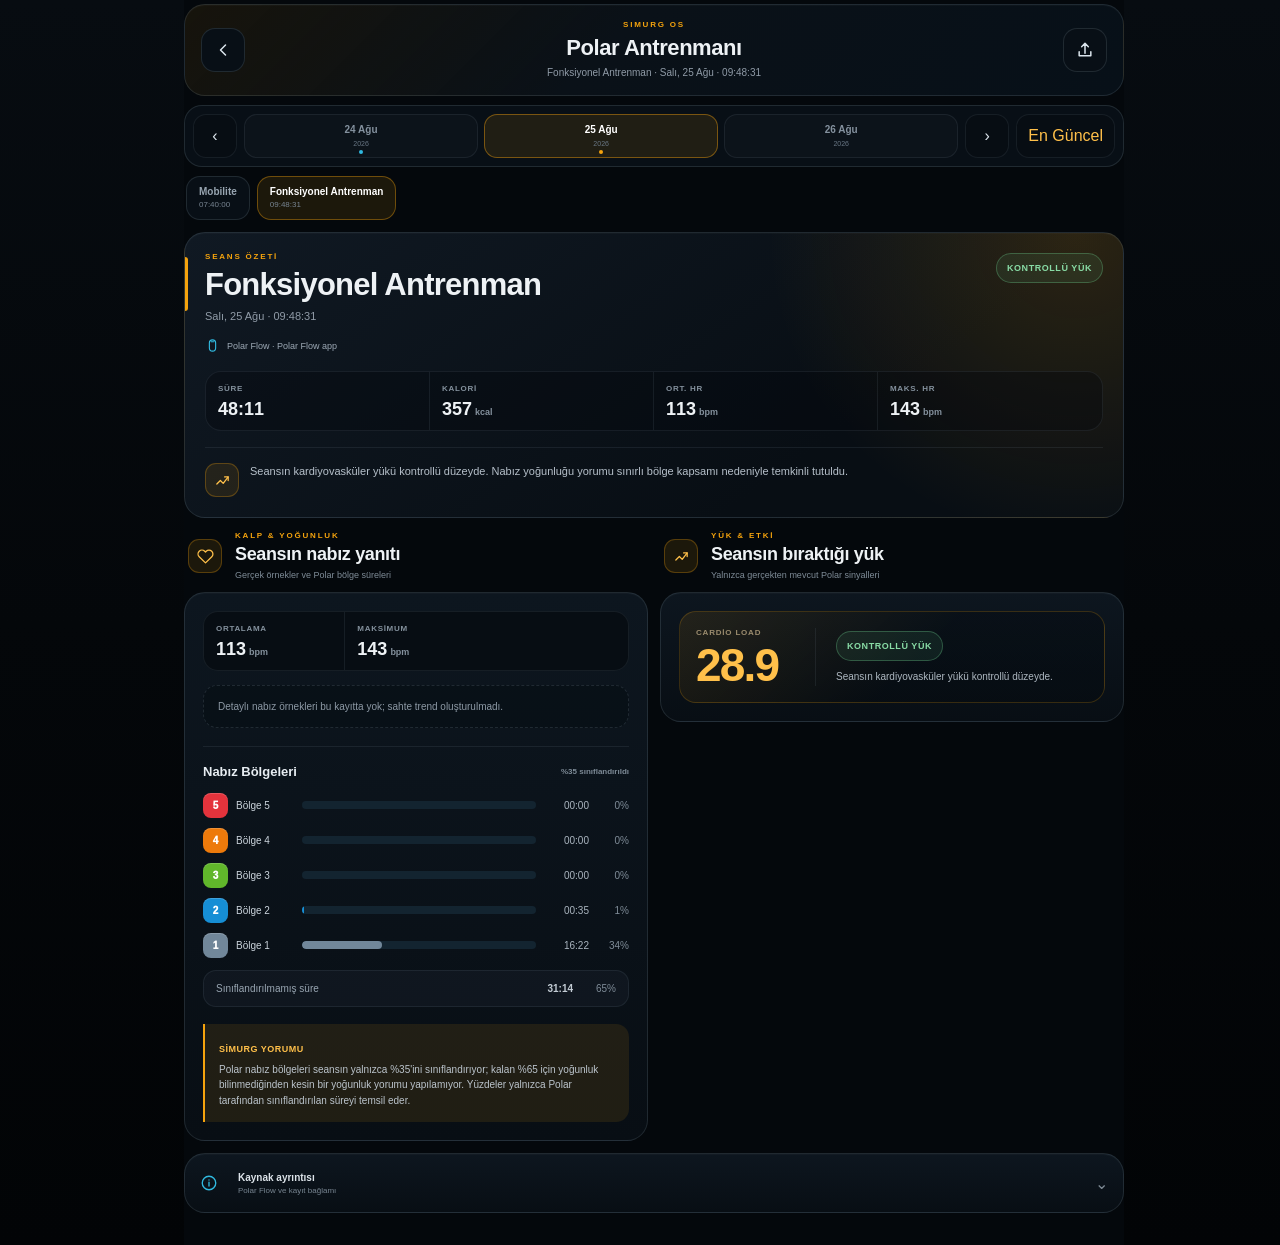
<file: tests/fixtures/polar-workout-visual.html>
<!doctype html>
<html lang="tr">
<head>
  <meta charset="utf-8">
  <meta name="viewport" content="width=device-width,initial-scale=1,viewport-fit=cover">
  <title>Polar Workout Visual Fixture</title>
  <link rel="stylesheet" href="../../polar-workout.css?v=12">
  <link rel="stylesheet" href="../../premium-standard.css?v=38">
  <style>
    html,body{margin:0;min-height:100%;background:#04080c;color:#eef2f5;font-family:Inter,-apple-system,BlinkMacSystemFont,"Segoe UI",sans-serif}
    main{width:100%;max-width:1180px;margin:0 auto;padding:0 14px}
    .section{display:none}.section.active{display:block}
    @media(min-width:901px){body[data-simurg-active-screen="polar-workout"] #polar-workout{display:block!important}}
    #simurgV8Nav{display:none}
    @media(max-width:900px){
      main{height:100dvh;padding:0}
      #simurgV8Nav{position:fixed;z-index:20;display:grid;grid-template-columns:repeat(5,1fr);left:12px;right:12px;bottom:calc(10px + env(safe-area-inset-bottom,0px));height:68px;padding:7px;gap:5px;border:1px solid rgba(255,255,255,.10);border-radius:27px;background:rgba(12,17,24,.95)}
      #simurgV8Nav button{border:0;border-radius:18px;background:transparent;color:#87929e;font-size:10px;font-weight:800}
      #simurgV8Nav button.active{background:rgba(245,163,13,.12);color:#ffc04a}
    }
  </style>
</head>
<body data-simurg-active-screen="polar-workout">
  <main></main>
  <nav id="simurgV8Nav" aria-label="Simurg mobil gezinme">
    <button data-key="home">Ana</button><button data-key="gym">Gym</button><button data-key="logger">Günlük</button><button data-key="training-lab">Lab</button><button data-key="menu">Menü</button>
  </nav>
  <script>
    window.DATA={
      polarWorkouts:{daily:{
        "2026-08-24":[{date:"2026-08-24",polarExerciseId:"visual-a",startTime:"18:10:00",duration:"00:32:08",workoutType:"Koşu",source:"Polar Flow",device:"Polar Pacer Pro",activeCal:286,avgHR:136,maxHR:162,cardioLoad:33.4,cardioLoadInterpretation:"medium",zones:{zone1:"00:08:20",zone2:"00:13:10",zone3:"00:07:42",zone4:"00:02:56",zone5:"00:00:00"},zoneSummary:{easyControlled:"00:21:30",moderate:"00:07:42",high:"00:02:56",unclassifiedTime:"00:00:00"},heartRateSeries:[92,104,119,136,145,152,141,133,128],trainingImpact:{}}],
        "2026-08-25":[
          {date:"2026-08-25",polarExerciseId:"visual-b",startTime:"07:40:00",duration:"00:20:00",workoutType:"Mobilite",source:"Polar Flow",device:"Polar Flow app",activeCal:112,avgHR:96,maxHR:118,cardioLoad:8.2,cardioLoadInterpretation:"low",zones:{zone1:"00:18:12",zone2:"00:01:48",zone3:"00:00:00",zone4:"00:00:00",zone5:"00:00:00"},zoneSummary:{easyControlled:"00:20:00",moderate:"00:00:00",high:"00:00:00",unclassifiedTime:"00:00:00"},trainingImpact:{}},
          {date:"2026-08-25",polarExerciseId:"visual-c",startTime:"09:48:31",duration:"00:48:11",workoutType:"Fonksiyonel Antrenman",source:"Polar Flow",device:"Polar Flow app",activeCal:357,avgHR:113,maxHR:143,cardioLoad:28.9,cardioLoadInterpretation:"medium",muscleLoad:-1,muscleLoadInterpretation:"NOT_AVAILABLE",perceivedLoad:0,perceivedLoadInterpretation:"NOT AVAILABLE",zones:{zone1:"00:16:22",zone2:"00:00:35",zone3:"00:00:00",zone4:"00:00:00",zone5:"00:00:00"},zoneSummary:{easyControlled:"00:16:57",moderate:"00:00:00",high:"00:00:00",unclassifiedTime:"00:31:14"},trainingImpact:{}}
        ]
      },latest:null}
    };
    window.simurgV8Go=function(){};
  </script>
  <script src="../../polar-workout.js?v=16"></script>
  <script type="module" src="../ui-overflow-audit.mjs"></script>
  <script>
    window.addEventListener("DOMContentLoaded",function(){window.simurgOpenPolarWorkoutFor("2026-08-25","visual-c")});
  </script>
</body>
</html>
</file>
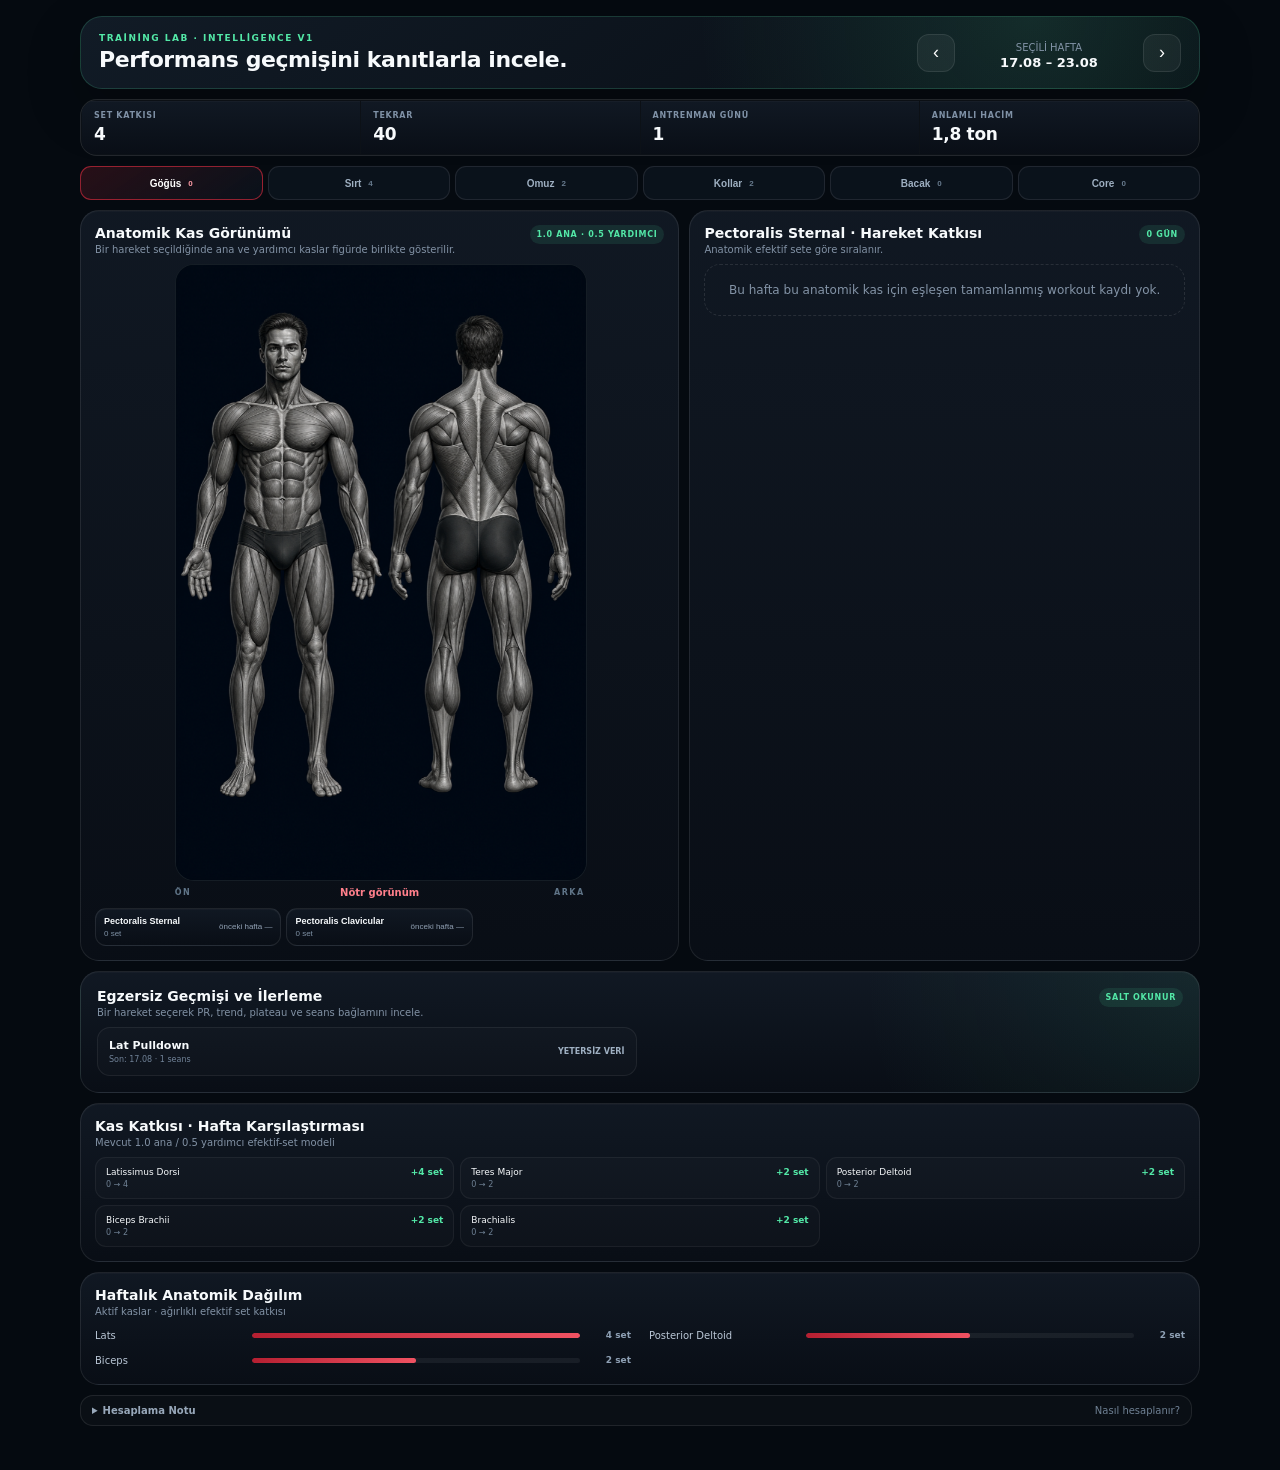
<file: tests/fixtures/training-lab-v34-visual.html>
<!doctype html>
<html lang="tr">
<head>
  <meta charset="utf-8">
  <meta name="viewport" content="width=device-width, initial-scale=1">
  <base href="../../">
  <title>Training Lab v3.5 Visual QA</title>
  <link rel="stylesheet" href="simurg-training-lab.css">
  <style>html,body{margin:0;min-height:100%;background:#050a10;font-family:Inter,system-ui,sans-serif}#training-lab{display:block;padding:16px}</style>
</head>
<body>
  <section id="training-lab"></section>
  <script>
    window.selectedDate='2026-08-17';
    window.DATA={workouts:[
      {date:'2026-08-17',exercise:'Lat Pulldown',exerciseId:'lat_pulldown',sets:4,reps:10,weight:45},
      {date:'2026-08-18',exercise:'Leg Extension',exerciseId:'leg_extension',sets:3,reps:15,weight:35},
      {date:'2026-08-19',exercise:'Incline DB Press',exerciseId:'incline_dumbbell_press',sets:3,reps:10,weight:30},
      {date:'2026-08-19',exercise:'Machine Chest Press',exerciseId:'machine_chest_press',sets:3,reps:10,weight:40},
      {date:'2026-08-19',exercise:'Cable Fly',exerciseId:'cable_fly',sets:3,reps:12,weight:15},
      {date:'2026-08-20',exercise:'Lateral Raise',exerciseId:'dumbbell_lateral_raise',sets:3,reps:12,weight:8},
      {date:'2026-08-21',exercise:'Biceps Curl',exerciseId:'dumbbell_curl',sets:3,reps:12,weight:10},
      {date:'2026-08-21',exercise:'Prone Y Raise',exerciseId:'prone_y_raise',sets:3,reps:12,weight:5},
      {date:'2026-08-21',exercise:'Face Pull',exerciseId:'face_pull',sets:2,reps:15,weight:15}
    ]};
  </script>
  <script src="simurg-exercise-library.js"></script>
  <script src="simurg-exercise-canonicalization.js"></script>
  <script src="simurg-volume-model.js"></script>
  <script src="simurg-muscle-anatomy.js"></script>
  <script src="simurg-training-lab-anatomy-assets.js"></script>
  <script src="simurg-training-lab-anatomy-renderer.js"></script>
  <script src="simurg-training-lab-analysis.js"></script>
  <script src="simurg-training-lab-ui.js"></script>
  <script>SimurgTrainingLabUI.render();</script>
</body>
</html>
</file>
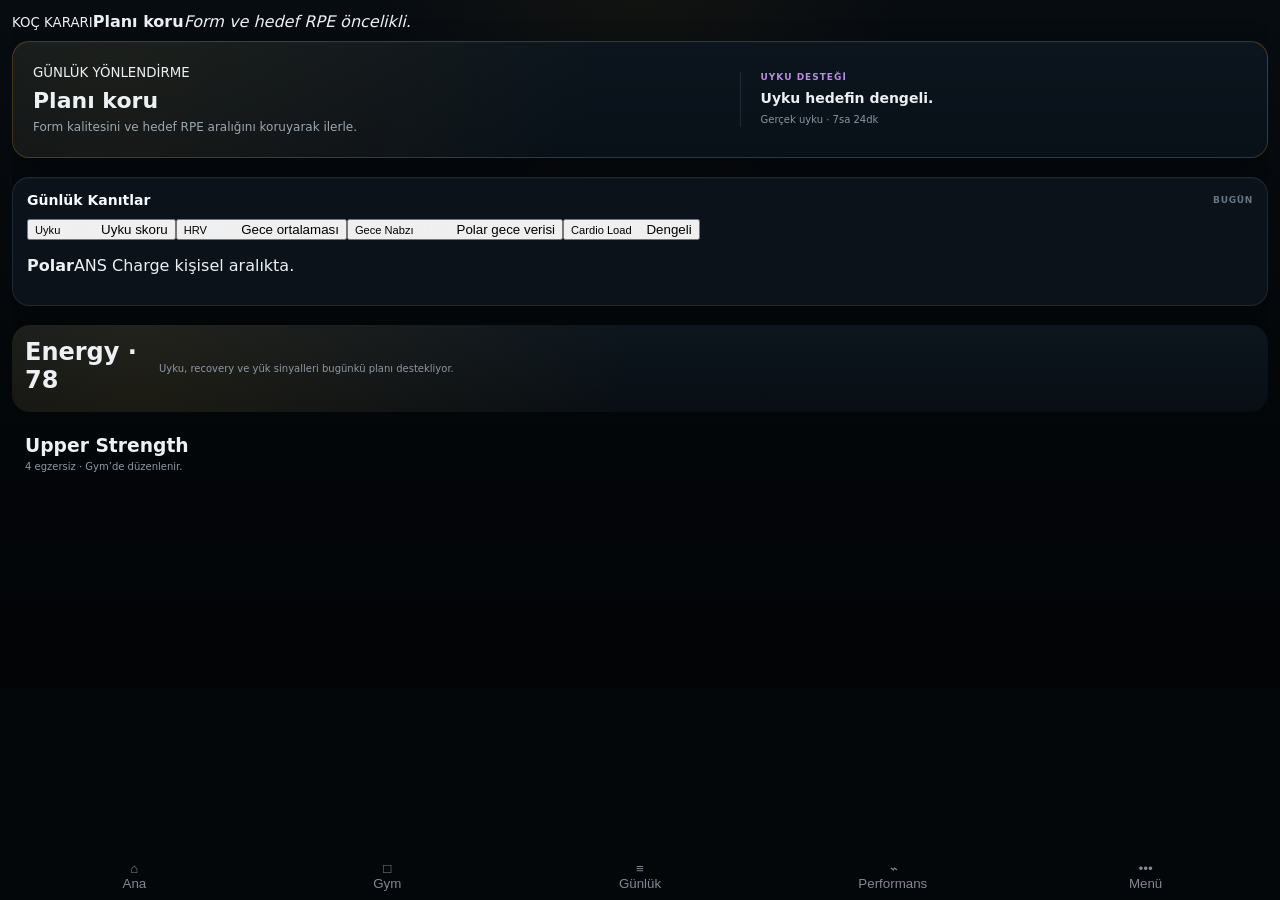
<file: tests/fixtures/unified-premium-mobile-visual.html>
<!doctype html>
<html lang="tr">
<head>
  <meta charset="utf-8">
  <meta name="viewport" content="width=device-width,initial-scale=1">
  <title>Unified Premium Mobile Visual Fixture</title>
  <link rel="stylesheet" href="../../premium-standard.css?v=41">
  <link rel="stylesheet" href="../../mobile-ia-premium.css?v=12">
  <link rel="stylesheet" href="../../simurg-mobile-weekly.css?v=3">
  <link rel="stylesheet" href="../../simurg-mobile-system.css?v=5">
  <style>
    *{box-sizing:border-box}html,body{margin:0;min-height:100%;background:#05080c;color:#f2f4f6;font-family:Inter,system-ui,sans-serif}body{overflow-x:hidden}
    main{width:100%;max-width:430px;margin:0 auto;padding:12px 12px 100px}.section{display:block!important;width:100%;min-width:0}.topbar{margin-bottom:10px}.topbar h1{margin:0}.gp-card,.group,.panel{border:1px solid rgba(166,180,194,.13);background:#0b1219}.fixture-stack{display:grid;gap:10px}.gp-card-head{display:flex;justify-content:space-between;align-items:center}.gp-card-head h2{margin:0;font-size:15px}.gp-card-head span{color:#687582;font-size:9px}#home .gp-home-pane.active{display:grid!important;gap:10px}.gp-daily-guidance{display:grid;grid-template-columns:1fr 120px;gap:10px}.gp-guidance-action h2{margin:4px 0;font-size:16px}.gp-guidance-action p,.gp-guidance-sleep span{margin:0;color:#8d98a4;font-size:10px;line-height:1.4}.gp-guidance-sleep{border-left:1px solid rgba(166,180,194,.13);padding-left:10px}.gp-guidance-sleep small,.gp-guidance-sleep b{display:block;font-size:9px}.gp-energy-card,.gp-workout-summary{padding:13px;border-radius:18px}.gp-energy-card h2,.gp-workout-summary h3{margin:0 0 5px}.gp-energy-card p,.gp-workout-summary p{margin:0;color:#8d98a4;font-size:10px}.layout{display:flex;flex-direction:column}.right{display:grid;gap:8px}.panel{padding:11px;border-radius:18px}.bottomStats{display:grid;grid-template-columns:repeat(3,1fr)}.stat{text-align:center}.weekStrip{display:flex;gap:6px;overflow-x:auto}.dateBtn{color:#f2f4f6}.exerciseGrid{display:grid}.setTable{border-collapse:collapse}.setTable th,.setTable td{text-align:center;border-bottom:1px solid rgba(166,180,194,.1)}.emptyState{padding:20px;border:1px dashed rgba(166,180,194,.2);border-radius:18px;color:#8d98a4}.mwShell{width:100%}#simurgV8Nav{position:fixed;z-index:20;display:grid;grid-template-columns:repeat(5,1fr);left:8px;right:8px;bottom:8px}#simurgV8Nav button{display:grid;place-items:center;border:0;background:transparent;color:#7f8995}#simurgV8Nav button i{display:block}
  </style>
</head>
<body><main id="fixture"></main><nav id="simurgV8Nav" class="ps-key-home"><button data-key="home" class="active"><i>⌂</i>Ana</button><button data-key="gym"><i>□</i>Gym</button><button data-key="logger"><i>≡</i>Günlük</button><button data-key="training-lab"><i>⌁</i>Performans</button><button data-key="menu"><i>•••</i>Menü</button></nav>
<script>
  const query=new URLSearchParams(location.search),screen=query.get('screen')||'home';
  const dates=['03.09.26','04.09.26','05.09.26','06.09.26'];
  const dateStrip='<div class="weekStrip">'+dates.map((d,i)=>'<button class="dateBtn '+(i===0?'active':'')+'"><div class="d">'+d+'</div><div class="day">'+['Perşembe','Cuma','Cumartesi','Pazar'][i]+'</div></button>').join('')+'</div>';
  const weekControls='<div class="controls"><button class="weekBtn">← Önceki Hafta</button><div class="ctrl" id="weekLabel">31.08 — 06.09 2026</div><button class="weekBtn">Sonraki Hafta →</button><button class="weekBtn">Bugüne Git</button><button class="ctrl">Dışa Aktar</button></div>';
  const exercise=(name,open=false)=>'<div class="exerciseCard '+(open?'isJournalOpen':'')+'"><button class="mjExerciseToggle" aria-expanded="'+open+'"><span class="mjExerciseIdentity"><b>'+name+'</b><small>Toplam ağırlık · Hacim ×2</small></span><span class="mjExerciseNumbers"><strong>4 set</strong><em>36 tekrar</em></span><i class="mjExerciseChevron">›</i></button><div class="mjExerciseBody"><div class="exTop"><div class="exerciseIdentity"><div class="exName">'+name+'</div><span class="loadProfileTag">Toplam ağırlık</span></div></div><table class="setTable"><thead><tr><th>SET</th><th>TEKRAR</th><th>KİLO</th></tr></thead><tbody><tr><td>1</td><td>10</td><td>80</td></tr><tr><td>2</td><td>10</td><td>82,5</td></tr><tr><td>3</td><td>8</td><td>85</td></tr><tr><td>4</td><td>8</td><td>85</td></tr></tbody></table></div></div>';
  const home='<section id="home" class="section active gp-home"><div class="gp-home-pane active"><section class="sci-home-insight good"><small>KOÇ KARARI</small><b>Planı koru</b><em>Form ve hedef RPE öncelikli.</em></section><section class="gp-card gp-daily-guidance"><div class="gp-guidance-action"><small>GÜNLÜK YÖNLENDİRME</small><h2>Planı koru</h2><p>Form kalitesini ve hedef RPE aralığını koruyarak ilerle.</p></div><div class="gp-guidance-sleep"><small>UYKU DESTEĞİ</small><b>Uyku hedefin dengeli.</b><span>Gerçek uyku · 7sa 24dk</span></div></section><section class="gp-card gp-daily-evidence"><div class="gp-card-head"><h2>Günlük Kanıtlar</h2><span>Bugün</span></div><div class="gp-evidence-strip"><button class="gp-evidence-item sleep"><small>Uyku</small><b>82<em>/100</em></b><span>Uyku skoru</span></button><button class="gp-evidence-item hrv"><small>HRV</small><b>63<em>ms</em></b><span>Gece ortalaması</span></button><button class="gp-evidence-item heart"><small>Gece Nabzı</small><b>51<em>bpm</em></b><span>Polar gece verisi</span></button><button class="gp-evidence-item load"><small>Cardio Load</small><b>42</b><span>Dengeli</span></button></div><p class="gp-polar-context"><b>Polar</b><span>ANS Charge kişisel aralıkta.</span></p></section><section class="gp-energy-card"><h2>Energy · 78</h2><p>Uyku, recovery ve yük sinyalleri bugünkü planı destekliyor.</p></section><section class="gp-workout-summary"><h3>Upper Strength</h3><p>4 egzersiz · Gym’de düzenlenir.</p></section></div></section>';
  const daily='<section id="workout" class="section active gp-logger-refined miaJournalDashboard"><div class="topbar"><div class="title"><h1>Antrenman Günlüğü</h1></div>'+weekControls+'</div>'+dateStrip+'<div class="layout"><div><div class="bottomStats"><div class="stat">SET<br><b>12</b></div><div class="stat">TEKRAR<br><b>104</b></div><div class="stat">HACİM<br><b>8.640</b></div></div><div id="workoutGroups"><div class="group"><div class="groupHead"><div><span class="groupTitle">GÖĞÜS</span><span class="groupMeta">6.420 kg hacim</span></div><div class="groupPill">8 set</div></div><div class="exerciseGrid">'+exercise('Incline Dumbbell Bench Press — Kontrollü Eksantrik',true)+exercise('Cable Fly')+'</div></div></div></div><div class="right"><div class="panel"><h3>Kas grubu dağılımı</h3></div></div></div></section>';
  const empty='<section id="workout" class="section active gp-logger-refined miaJournalDashboard miaJournalEmpty"><div class="topbar"><div class="title"><h1>Antrenman Günlüğü</h1></div>'+weekControls+'</div>'+dateStrip+'<div class="layout"><div><div id="workoutGroups"><div class="emptyState"><b>03.09.26 için kayıt yok.</b><br>Bu gün dinlenme veya boş gün olarak kalıyor.</div></div></div><div class="right"><div class="panel miaCompactEmpty"><h3>Performans özeti</h3><p class="miaJournalEmptyNote">Seçili gün için performans özeti yok.</p></div></div></div></section>';
  function weekly(completed){const status=completed?'Tamamlanmış hafta · önceki tamamlanmış hafta':'Hafta devam ediyor — haftalık karşılaştırma Pazar sonunda tamamlanacak.';return '<section id="weekly" class="section active mwMobileWeekly"><div id="weeklyReport"><div class="mwShell"><header class="mwHeader"><div><small>'+(completed?'GEÇMİŞ HAFTA':'BU HAFTA')+'</small><h1>Haftalık Özet</h1></div><div class="mwWeekNav"><button>‹</button><strong>31 Ağu – 6 Eyl 2026</strong><button '+(completed?'':'disabled')+'>›</button></div></header><section class="mwHero"><small>BU HAFTANIN ÖZETİ</small><h2>'+(completed?'Hafta tamamlandı':'Hafta ilerliyor')+'</h2><p>'+(completed?'Gym hacmin geçen haftaya göre %8 arttı.':'Şu ana kadar 3 antrenman günü ve 3 seans kaydedildi.')+'</p><span class="mwHeroStatus '+(completed?'':'active')+'">'+status+'</span></section><section class="mwPrimaryGrid"><article class="mwPrimary days current"><small>Antrenman günü</small><strong>3</strong><span>3 seans</span></article><article class="mwPrimary duration current"><small>Toplam süre</small><strong>2sa 35dk</strong><span>3/3 seans</span></article><article class="mwPrimary volume current"><small>Gym hacmi</small><strong>18,4</strong><span>ton · 3 Gym</span></article></section><section class="mwRhythm"><header><div><small>7 GÜNLÜK RİTİM</small><h2>Antrenman ve yük</h2></div><span>Mevcut günlük kayıtlar</span></header><div class="mwRhythmPlot">'+['Pzt','Sal','Çar','Per','Cum','Cmt','Paz'].map((d,i)=>'<div class="mwRhythmDay '+(i===0||i===2||i===4?'training':i>4&&!completed?'missing':'neutral')+'"><div><i style="height:'+(i===0?65:i===2?90:i===4?48:8)+'%"></i></div><b>'+d+'</b><span>'+(31+i)+'</span></div>').join('')+'</div></section><section class="mwSection"><header><small>KUVVET</small><h2>Kuvvet özeti</h2></header><div class="mwMetricGrid"><article class="mwMetric"><small>Toplam set</small><b>42</b></article><article class="mwMetric"><small>Ort. seans RPE</small><b>7,6</b></article></div></section><section class="mwSection"><header><small>POLAR</small><h2>Haftalık vücut sinyalleri</h2></header><div class="mwMetricGrid"><article class="mwMetric"><small>HRV</small><b>62 <i>ms</i></b><em>5 gece</em></article><article class="mwMetric"><small>Gerçek uyku</small><b>7sa 18dk</b><em>5 gece</em></article></div></section></div></div></section>'}
  document.getElementById('fixture').innerHTML=screen==='daily'?daily:screen==='empty'?empty:screen==='weekly-active'?weekly(false):screen==='weekly-complete'?weekly(true):home;
</script></body></html>
</file>
<file: polar-workout.css>
:root{--pw-bg:var(--hf-bg,#04080c);--pw-surface:var(--hf-surface,#0b131b);--pw-field:var(--hf-field,#070d13);--pw-line:var(--hf-line,rgba(158,177,194,.16));--pw-line-soft:rgba(158,177,194,.10);--pw-amber:var(--hf-amber,#f5a30d);--pw-amber-soft:rgba(245,163,13,.10);--pw-cyan:var(--hf-cyan,#30b9df);--pw-green:var(--hf-green,#67c486);--pw-text:var(--hf-text,#eef2f5);--pw-muted:var(--hf-muted,#909ba7)}
#polar-workout{box-sizing:border-box!important;width:100%;max-width:940px!important;margin:0 auto;padding:0 0 122px;color:var(--pw-text);overflow-x:hidden!important;background:var(--pw-bg)}
body[data-simurg-active-screen="polar-workout"] #polar-workout{display:block!important}
#polar-workout *{box-sizing:border-box;min-width:0}
#polar-workout button{font:inherit;-webkit-tap-highlight-color:transparent}
.pw-icon{width:20px;height:20px;display:block;fill:none;stroke:currentColor;stroke-width:1.8;stroke-linecap:round;stroke-linejoin:round}
.pw-shell{width:100%;background:transparent}
.pw-header{padding:16px;border:1px solid var(--pw-line);border-radius:21px;background:linear-gradient(135deg,rgba(245,163,13,.08),#0a1118 45%,#071018);box-shadow:inset 0 1px 0 rgba(255,255,255,.025)}
.pw-head-row{display:grid;grid-template-columns:44px minmax(0,1fr) 44px;align-items:center;gap:12px}
.pw-head-icon{width:44px;height:44px;display:grid;place-items:center;border:1px solid var(--pw-line);border-radius:14px;background:#080f16;color:#dce6ee;cursor:pointer}
.pw-head-icon:hover{border-color:rgba(245,163,13,.38);color:#ffc04a}
.pw-head-copy{text-align:center}
.pw-brand,.pw-kicker{display:block;color:var(--pw-amber);font-size:8px;line-height:1;letter-spacing:1.8px;font-weight:900}
.pw-head-copy h1{margin:7px 0 0!important;color:var(--pw-text)!important;font-size:22px!important;line-height:1.08!important;letter-spacing:-.45px!important}
.pw-subtitle{margin-top:6px;color:var(--pw-muted);font-size:10px;line-height:1.3;white-space:nowrap;overflow:hidden;text-overflow:ellipsis}
.pw-date-nav{display:grid;grid-template-columns:44px minmax(0,1fr) 44px auto;align-items:center;gap:7px;margin-top:9px;padding:8px;border:1px solid var(--pw-line);border-radius:18px;background:#080f16}
.pw-date-nav>button{height:44px;border:1px solid var(--pw-line-soft);border-radius:13px;background:var(--pw-field);color:#dce5ed;font-size:21px;font-weight:800;cursor:pointer}
.pw-date-nav>button:disabled{opacity:.28;cursor:default}
.pw-date-nav .pw-date-latest{padding:0 11px;color:#ffc04a;font-size:9px;font-weight:850;white-space:nowrap}
.pw-date-chips{display:grid;grid-template-columns:repeat(3,minmax(0,1fr));gap:6px}
.pw-date-chip{position:relative;height:44px;padding:6px 4px;border:1px solid var(--pw-line-soft);border-radius:13px;background:rgba(255,255,255,.018);color:#84919e;cursor:pointer}
.pw-date-chip b{display:block;font-size:10px;line-height:1.05;white-space:nowrap;overflow:hidden;text-overflow:ellipsis}
.pw-date-chip small{display:block;margin-top:4px;color:#687684;font-size:7px}
.pw-date-chip.has-workout:after{content:"";position:absolute;left:50%;bottom:3px;width:4px;height:4px;border-radius:50%;background:var(--pw-cyan);transform:translateX(-50%)}
.pw-date-chip.active{border-color:rgba(245,163,13,.42);background:var(--pw-amber-soft);color:#fff}
.pw-date-chip.active:after{background:var(--pw-amber)}
.pw-workout-picker{display:flex;gap:7px;padding:9px 2px 0;overflow-x:auto;scrollbar-width:none}
.pw-workout-picker::-webkit-scrollbar{display:none}
.pw-workout-picker button{flex:0 0 auto;min-height:44px;max-width:220px;padding:8px 12px;border:1px solid var(--pw-line);border-radius:14px;background:#080f16;color:#98a5b1;text-align:left;cursor:pointer}
.pw-workout-picker button.active{border-color:rgba(245,163,13,.38);background:var(--pw-amber-soft);color:#fff}
.pw-workout-picker b{display:block;font-size:10px;white-space:nowrap;overflow:hidden;text-overflow:ellipsis}
.pw-workout-picker span{display:block;margin-top:3px;color:#778491;font-size:8px}
.pw-content{display:grid;gap:12px;padding-top:12px}
.pw-card,.pw-provenance{margin:0;border:1px solid var(--pw-line);border-radius:21px;background:linear-gradient(180deg,#0d161f,#080e14);box-shadow:inset 0 1px 0 rgba(255,255,255,.025)}
.pw-session-hero{position:relative;padding:20px;overflow:hidden;background:radial-gradient(circle at 95% 0,rgba(245,163,13,.15),transparent 33%),linear-gradient(145deg,#101923,#080e14 70%)}
.pw-session-hero:before{content:"";position:absolute;left:0;top:24px;width:3px;height:54px;border-radius:0 4px 4px 0;background:var(--pw-amber)}
.pw-hero-top{display:flex;align-items:flex-start;justify-content:space-between;gap:14px}
.pw-hero-top h1{margin:8px 0 0!important;color:var(--pw-text)!important;font-size:clamp(22px,4vw,31px)!important;line-height:1.06!important;letter-spacing:-.75px!important}
.pw-hero-top p{margin:7px 0 0;color:var(--pw-muted);font-size:11px;line-height:1.4}
.pw-status{display:inline-flex;align-items:center;justify-content:center;min-height:30px;padding:6px 10px;border:1px solid var(--pw-line);border-radius:999px;background:rgba(145,160,175,.08);color:#bac4ce;font-size:9px;font-weight:900;letter-spacing:.55px;white-space:nowrap;text-transform:uppercase}
.pw-status.green{border-color:rgba(103,196,134,.34);background:rgba(103,196,134,.10);color:#88dba5}
.pw-status.amber{border-color:rgba(245,163,13,.38);background:var(--pw-amber-soft);color:#ffc04a}
.pw-source-badge{display:flex;align-items:center;gap:7px;width:max-content;max-width:100%;margin-top:14px;color:#9da9b5;font-size:9px}
.pw-source-badge .pw-icon{width:15px;height:15px;color:var(--pw-cyan)}
.pw-source-badge span{white-space:nowrap;overflow:hidden;text-overflow:ellipsis}
.pw-metrics{display:grid;grid-template-columns:repeat(4,minmax(0,1fr));margin-top:18px;border:1px solid var(--pw-line-soft);border-radius:16px;background:rgba(3,8,12,.35);overflow:hidden}
.pw-metric{padding:12px;border-right:1px solid var(--pw-line-soft)}
.pw-metric:last-child{border-right:0}
.pw-metric small{display:block;color:#84919d;font-size:8px;font-weight:750;letter-spacing:.7px;text-transform:uppercase;white-space:nowrap;overflow:hidden;text-overflow:ellipsis}
.pw-metric b{display:block;margin-top:7px;color:var(--pw-text);font-size:18px;line-height:1;white-space:nowrap;overflow:hidden;text-overflow:ellipsis}
.pw-metric em{margin-left:3px;color:#84919d;font-size:9px;font-style:normal;font-weight:700}
.pw-session-read{display:grid;grid-template-columns:34px minmax(0,1fr);align-items:start;gap:11px;margin-top:16px;padding-top:15px;border-top:1px solid var(--pw-line-soft)}
.pw-read-icon,.pw-section-icon{display:grid;place-items:center;width:34px;height:34px;border:1px solid rgba(245,163,13,.28);border-radius:11px;background:var(--pw-amber-soft);color:#ffc04a}
.pw-read-icon .pw-icon,.pw-section-icon .pw-icon{width:17px;height:17px}
.pw-session-read p{margin:0;color:#b6c0ca;font-size:11px;line-height:1.58}
.pw-section{display:grid;gap:9px}
.pw-section-head{display:grid;grid-template-columns:36px minmax(0,1fr);align-items:center;gap:11px;padding:2px 4px}
.pw-section-head h2{margin:5px 0 0!important;color:var(--pw-text)!important;font-size:18px!important;line-height:1.1!important;letter-spacing:-.35px!important}
.pw-section-head p{margin:4px 0 0;color:#7f8c98;font-size:9px;line-height:1.35}
.pw-heart-card,.pw-load-card{padding:18px}
.pw-hr-metrics{display:grid;grid-template-columns:repeat(3,minmax(0,1fr));border:1px solid var(--pw-line-soft);border-radius:15px;background:var(--pw-field);overflow:hidden}
.pw-subsection{margin-top:18px;padding-top:17px;border-top:1px solid var(--pw-line-soft)}
.pw-subsection>h3,.pw-subsection-title h3{margin:0!important;color:#e7edf2!important;font-size:13px!important;line-height:1.2!important}
.pw-subsection-title{display:flex;align-items:center;justify-content:space-between;gap:10px;margin-bottom:13px}
.pw-subsection-title span{color:#7f8c98;font-size:8px;font-weight:800;white-space:nowrap}
.pw-chart-box{height:150px;margin-top:12px;border:1px solid var(--pw-line-soft);border-radius:14px;background:#060c11;overflow:hidden}
.pw-chart-box svg{display:block;width:100%;height:100%}
.pw-chart-grid{stroke:rgba(145,171,190,.16);stroke-width:1;stroke-dasharray:3 3}
.pw-chart-line{fill:none;stroke:#ef5360;stroke-width:2;stroke-linecap:round;stroke-linejoin:round}
.pw-chart-label{fill:#778592;font-size:9px}
.pw-inline-missing{margin-top:14px;padding:13px 14px;border:1px dashed var(--pw-line);border-radius:14px;background:rgba(3,8,12,.28);color:#8d99a5;font-size:10px;line-height:1.5}
.pw-zone-list{display:grid;gap:10px}
.pw-zone-row{display:grid;grid-template-columns:25px 58px minmax(48px,1fr) 45px 32px;align-items:center;gap:8px;color:#cbd4dc;font-size:10px}
.pw-zone-badge{height:25px;display:grid;place-items:center;border-radius:8px;color:#fff;font-size:10px;font-weight:950;box-shadow:inset 0 1px 0 rgba(255,255,255,.18)}
.pw-zone-track{height:8px;border-radius:999px;background:#132430;overflow:hidden}
.pw-zone-track i{display:block;height:100%;border-radius:inherit}
.pw-zone-time,.pw-zone-pct{text-align:right;color:#aab5bf;font-variant-numeric:tabular-nums}
.pw-zone-pct{color:#7f8c98}
.pw-unclassified{display:grid;grid-template-columns:minmax(0,1fr) auto 34px;align-items:center;gap:9px;margin-top:12px;padding:12px;border:1px solid var(--pw-line-soft);border-radius:13px;background:rgba(99,121,141,.07);color:#99a6b2;font-size:10px}
.pw-unclassified b,.pw-unclassified em{text-align:right;color:#c3ccd4;font-style:normal;font-variant-numeric:tabular-nums}
.pw-unclassified em{color:#7f8c98}
.pw-evidence-note{margin-top:17px;padding:14px;border-left:2px solid var(--pw-amber);border-radius:0 13px 13px 0;background:var(--pw-amber-soft)}
.pw-evidence-note b{color:#ffc04a;font-size:9px;letter-spacing:.5px;text-transform:uppercase}
.pw-evidence-note p{margin:6px 0 0;color:#bcc5cd;font-size:10px;line-height:1.55}
.pw-load-feature{display:grid;grid-template-columns:120px minmax(0,1fr);align-items:center;gap:20px;padding:16px;border:1px solid rgba(245,163,13,.20);border-radius:17px;background:linear-gradient(135deg,rgba(245,163,13,.10),rgba(3,8,12,.30) 55%)}
.pw-load-feature>div:first-child{padding-right:18px;border-right:1px solid var(--pw-line-soft)}
.pw-load-feature small{display:block;color:#9b8c6e;font-size:8px;font-weight:850;letter-spacing:.8px;text-transform:uppercase}
.pw-load-feature b{display:block;margin-top:8px;color:#ffc04a;font-size:46px;line-height:.9;letter-spacing:-1.8px}
.pw-load-feature p{margin:8px 0 0;color:#aeb8c1;font-size:10px;line-height:1.5}
.pw-load-tiles{display:grid;grid-template-columns:repeat(2,minmax(0,1fr));gap:9px;margin-top:10px}
.pw-load-tile{padding:14px;border:1px solid var(--pw-line-soft);border-radius:15px;background:var(--pw-field)}
.pw-load-tile small{display:block;color:#87939f;font-size:8px;font-weight:800;text-transform:uppercase}
.pw-load-tile b{display:block;margin-top:7px;color:var(--pw-text);font-size:24px;line-height:1}
.pw-load-tile span{display:block;margin-top:6px;color:#9faab4;font-size:9px}
.pw-rpe-compact{display:grid;grid-template-columns:minmax(0,1fr) auto auto;align-items:center;gap:9px;margin-top:10px;padding:13px 14px;border:1px solid var(--pw-line-soft);border-radius:15px;background:var(--pw-field)}
.pw-rpe-compact span{color:#a4afb9;font-size:10px}.pw-rpe-compact b{font-size:20px}.pw-rpe-compact em{color:#7f8b96;font-size:11px;font-style:normal}.pw-rpe-compact small{color:#8b98a3;font-size:9px;text-align:right}
.pw-impact-detail{display:grid;gap:0;margin-top:10px;border:1px solid var(--pw-line-soft);border-radius:15px;background:var(--pw-field);overflow:hidden}
.pw-impact-detail>div{display:grid;grid-template-columns:minmax(0,1fr) minmax(90px,45%);gap:12px;align-items:center;padding:12px 14px;border-bottom:1px solid var(--pw-line-soft)}
.pw-impact-detail>div:last-child{border-bottom:0}.pw-impact-detail span{color:#9ba7b2;font-size:9px}.pw-impact-detail b{color:#dbe3e9;font-size:9px;line-height:1.35;text-align:right;overflow-wrap:anywhere}
.pw-fuel-stats{display:grid;grid-template-columns:repeat(3,minmax(0,1fr));margin-top:11px;border:1px solid var(--pw-line-soft);border-radius:14px;background:var(--pw-field);overflow:hidden}
.pw-fuel-stat{padding:12px 7px;text-align:center;border-right:1px solid var(--pw-line-soft)}.pw-fuel-stat:last-child{border-right:0}
.pw-fuel-stat b{display:block;font-size:17px}.pw-fuel-stat small{display:block;margin-top:5px;color:#8e9aa5;font-size:8px}.pw-fuel-stat.carb b{color:#f0a241}.pw-fuel-stat.protein b{color:#5bbcdf}.pw-fuel-stat.fat b{color:#d7bd55}
.pw-provenance{overflow:hidden}
.pw-provenance summary{display:grid;grid-template-columns:28px minmax(0,1fr) auto;align-items:center;gap:10px;min-height:58px;padding:11px 15px;color:#aeb8c1;cursor:pointer;list-style:none}
.pw-provenance summary::-webkit-details-marker{display:none}.pw-provenance summary .pw-icon{width:18px;height:18px;color:var(--pw-cyan)}
.pw-provenance summary b{display:block;color:#dce3e9;font-size:10px}.pw-provenance summary small{display:block;margin-top:3px;color:#788591;font-size:8px}.pw-provenance summary i{font-style:normal;color:#7f8b96;transition:transform .18s ease}.pw-provenance[open] summary i{transform:rotate(180deg)}
.pw-provenance-grid{display:grid;grid-template-columns:repeat(2,minmax(0,1fr));gap:8px;padding:0 15px 13px}
.pw-provenance-grid>div{padding:10px;border:1px solid var(--pw-line-soft);border-radius:12px;background:var(--pw-field)}
.pw-provenance-grid small{display:block;color:#76838f;font-size:7px;text-transform:uppercase}.pw-provenance-grid b{display:block;margin-top:5px;color:#b8c2ca;font-size:9px;line-height:1.35;overflow-wrap:anywhere}
.pw-provenance>p{margin:0;padding:0 15px 15px;color:#77838e;font-size:8px;line-height:1.5}
.pw-empty{padding:34px 22px;text-align:center;border:1px solid var(--pw-line);border-radius:21px;background:linear-gradient(180deg,#0d161f,#080e14)}
.pw-empty-mark{width:52px;height:52px;display:grid;place-items:center;margin:0 auto 14px;border:1px solid rgba(245,163,13,.28);border-radius:16px;background:var(--pw-amber-soft);color:#ffc04a;font-size:22px}
.pw-empty h2{margin:0!important;color:var(--pw-text)!important;font-size:17px!important}.pw-empty p{margin:8px 0 0;color:var(--pw-muted);font-size:10px;line-height:1.5}
@media(min-width:901px){#polar-workout{padding-bottom:32px}.pw-content{grid-template-columns:repeat(2,minmax(0,1fr));align-items:start}.pw-session-hero,.pw-provenance{grid-column:1/-1}.pw-header{margin-top:4px}}
@media(max-width:900px){#polar-workout{height:100%!important;min-height:0!important;padding-bottom:calc(104px + env(safe-area-inset-bottom,0px))!important;overflow-x:hidden!important;overflow-y:auto!important;-webkit-overflow-scrolling:touch!important;overscroll-behavior-y:contain!important}#polar-workout .pw-shell{min-height:calc(100dvh - 88px)}.pw-header{border-radius:0;border-left:0;border-right:0;border-top:0}.pw-date-nav{margin:9px 10px 0}.pw-workout-picker{padding-left:10px;padding-right:10px}.pw-content{padding:10px 10px 0}}
@media(max-width:520px){.pw-session-hero,.pw-heart-card,.pw-load-card{padding:15px}.pw-hero-top{display:grid}.pw-status{justify-self:start}.pw-metrics{grid-template-columns:repeat(2,minmax(0,1fr))}.pw-metric{border-bottom:1px solid var(--pw-line-soft)}.pw-metric:nth-child(2n){border-right:0}.pw-metric:nth-last-child(-n+2){border-bottom:0}.pw-load-feature{grid-template-columns:96px minmax(0,1fr);gap:14px;padding:14px}.pw-load-feature>div:first-child{padding-right:13px}.pw-load-feature b{font-size:39px}}
@media(max-width:370px){.pw-header{padding:13px 10px}.pw-head-row{grid-template-columns:42px minmax(0,1fr) 42px;gap:7px}.pw-head-icon{width:42px;height:42px}.pw-head-copy h1{font-size:19px!important}.pw-date-nav{grid-template-columns:40px minmax(0,1fr) 40px auto;gap:5px;padding:6px}.pw-date-nav>button{height:42px}.pw-date-nav .pw-date-latest{padding:0 7px;font-size:8px}.pw-date-chips{gap:4px}.pw-date-chip{height:42px;padding-left:2px;padding-right:2px}.pw-date-chip b{font-size:9px}.pw-zone-row{grid-template-columns:23px 48px minmax(35px,1fr) 39px 28px;gap:5px;font-size:9px}.pw-load-feature{grid-template-columns:82px minmax(0,1fr);gap:11px;padding:12px}.pw-load-feature b{font-size:34px}.pw-load-feature p{font-size:9px}.pw-provenance-grid{grid-template-columns:1fr}}
@media(prefers-reduced-motion:reduce){.pw-provenance summary i{transition:none}}
</file>
<file: premium-standard.css>
:root{
  --hz-bg:#04070a;
  --hz-bg-raised:#070c11;
  --hz-surface:#0a1118;
  --hz-surface-2:#0d161e;
  --hz-field:#080e14;
  --hz-line:rgba(166,180,194,.15);
  --hz-line-strong:rgba(166,180,194,.24);
  --hz-text:#eef1f4;
  --hz-muted:#8e99a5;
  --hz-muted-2:#68737e;
  --hz-amber:#f5a30d;
  --hz-amber-soft:rgba(245,163,13,.10);
  --hz-cyan:#30b9df;
  --hz-cyan-soft:rgba(48,185,223,.10);
  --hz-purple:#9b6be8;
  --hz-green:#67c486;
  --hz-red:#d85f68;
  --gp-bg:var(--hz-bg);
  --gp-card:var(--hz-surface);
  --gp-card2:var(--hz-field);
  --gp-line:var(--hz-line);
  --gp-line-strong:rgba(245,163,13,.30);
  --gp-blue:var(--hz-amber);
  --gp-blue2:var(--hz-amber);
  --gp-text:var(--hz-text);
  --gp-muted:var(--hz-muted);
  --gp-good:var(--hz-green);
  --gp-warn:var(--hz-amber);
  --gp-danger:var(--hz-red);
}

#home.gp-home .gp-guidance-source-status{display:none!important}
@media(min-width:901px){
  #home.gp-home .gp-daily-guidance{display:grid!important;grid-template-columns:minmax(0,1.15fr) minmax(220px,.85fr)!important;align-items:center!important;gap:20px!important;min-width:0!important;padding:20px!important;border-color:rgba(245,163,13,.24)!important;background:radial-gradient(circle at 8% 20%,rgba(245,163,13,.07),transparent 42%),linear-gradient(180deg,#0c151d,#081018)!important}
  #home.gp-home .gp-guidance-action,#home.gp-home .gp-guidance-sleep{min-width:0!important;overflow-wrap:anywhere!important}
  #home.gp-home .gp-guidance-action h2{margin:7px 0 6px!important;font-size:22px!important;line-height:1.15!important}
  #home.gp-home .gp-guidance-action p{max-width:62ch!important;margin:0!important;color:#9ca7b1!important;font-size:12px!important;line-height:1.45!important}
  #home.gp-home .gp-guidance-sleep{padding-left:20px!important;border-left:1px solid var(--hz-line)!important}
  #home.gp-home .gp-guidance-sleep small,#home.gp-home .gp-guidance-sleep b,#home.gp-home .gp-guidance-sleep span{display:block!important;overflow-wrap:anywhere!important}
  #home.gp-home .gp-guidance-sleep small{color:#b98be3!important;font-size:9px!important;font-weight:850!important;letter-spacing:1px!important}
  #home.gp-home .gp-guidance-sleep b{margin-top:7px!important;color:#eceff2!important;font-size:14px!important;line-height:1.35!important}
  #home.gp-home .gp-guidance-sleep span{margin-top:5px!important;color:#8995a1!important;font-size:10px!important}
}
@media(min-width:901px) and (max-width:1100px){
  #home.gp-home .gp-daily-guidance{grid-template-columns:minmax(0,1fr)!important;gap:14px!important}
  #home.gp-home .gp-guidance-sleep{padding:14px 0 0!important;border-top:1px solid var(--hz-line)!important;border-left:0!important}
}

@media(min-width:901px){
  /* The desktop workspace has its own Polar workout renderer. */
  body[data-simurg-active-screen="polar-workout"] #polar-workout,
  #polar-workout{display:none!important}
}

html,body{background:var(--hz-bg)!important;color:var(--gp-text);overflow-x:hidden!important}
body{background:radial-gradient(circle at 50% -10%,rgba(245,163,13,.055),transparent 28%),linear-gradient(180deg,var(--hz-bg-raised),var(--hz-bg) 50%,#020406)!important}
main,.app,.section{max-width:100vw!important}
main>.section:not(#polar-workout){color:var(--gp-text)}
aside .nav button[onclick*="'recovery'"]{display:none!important}

/* The approved Polar Workout dashboard is deliberately excluded. */
main>.section:not(#polar-workout) :is(.card,.panel,.group,.metricCard,.trendPanel,.coachInsight,.weeklyPremiumCard,.programIntelPremium,.programIntelDelta,.monthlyReviewCard,.monthlyBestProgress,.dailyMiniCard,.gymCard,.gymExerciseCard,.psLoggerHero,.psLoggerInsight,.polarBridgeCard,.polarBridgeHero,.polarBridgeMetric,.polarBridgeSignalCard,.polarBridgeCoachCard,.psPolarHero,.psPolarCard){
  background:radial-gradient(circle at 100% 0%,rgba(245,163,13,.035),transparent 34%),linear-gradient(180deg,var(--hz-surface-2),var(--hz-field))!important;
  border:1px solid var(--gp-line)!important;
  box-shadow:0 15px 36px rgba(0,0,0,.24),inset 0 1px 0 rgba(255,255,255,.025)!important;
  color:var(--gp-text)!important;
}
main>.section:not(#polar-workout) :is(.card,.panel,.group,.weeklyPremiumCard,.programIntelPremium,.programIntelDelta,.monthlyReviewCard,.monthlyBestProgress,.dailyMiniCard,.gymCard,.gymExerciseCard){border-radius:18px!important}
main>.section:not(#polar-workout) :is(h1,h2,h3,b,strong){color:var(--gp-text)}
main>.section:not(#polar-workout) :is(.sub,p,small,span){overflow-wrap:break-word}
main>.section:not(#polar-workout) .sub{color:var(--gp-muted)!important}
main>.section:not(#polar-workout) .topbar{padding:8px 2px 13px!important;margin:0!important}
main>.section:not(#polar-workout) .topbar h1{font-size:24px!important;letter-spacing:-.55px!important}
main>.section:not(#polar-workout):not(#polar) .titleIcon{background:var(--hz-amber-soft)!important;border-color:rgba(245,163,13,.28)!important;box-shadow:none!important;color:#ffc04a!important}
main>.section:not(#polar-workout):not(#polar) :is(.btn,.weekBtn,.ctrl){border:1px solid rgba(245,163,13,.22)!important;background:var(--hz-amber-soft)!important;color:#ffc04a!important;box-shadow:none!important}
main>.section:not(#polar-workout):not(#polar) :is(.btn,.weekBtn,.ctrl):not(.danger):hover{border-color:rgba(245,163,13,.45)!important}
main>#polar .titleIcon{background:var(--hz-cyan-soft)!important;border-color:rgba(48,185,223,.28)!important;color:#70d8f1!important;box-shadow:none!important}
main>#polar :is(.btn,.weekBtn,.ctrl){border:1px solid rgba(48,185,223,.24)!important;background:var(--hz-cyan-soft)!important;color:#70d8f1!important;box-shadow:none!important}
main>.section:not(#polar-workout) .btn.danger{background:rgba(227,58,70,.15)!important;border-color:rgba(227,58,70,.38)!important;color:#ffc4ca!important}
main>.section:not(#polar-workout) :is(input,select,textarea){background:var(--hz-field)!important;border:1px solid var(--hz-line)!important;color:var(--hz-text)!important;border-radius:13px!important;box-shadow:inset 0 1px 8px rgba(0,0,0,.22)!important}
main>.section:not(#polar-workout):not(#polar) :is(input,select,textarea):focus{outline:0!important;border-color:rgba(245,163,13,.50)!important;box-shadow:0 0 0 3px rgba(245,163,13,.08)!important}
main>#polar :is(input,select,textarea):focus{outline:0!important;border-color:rgba(48,185,223,.52)!important;box-shadow:0 0 0 3px rgba(48,185,223,.08)!important}

/* Home / Ana */
#home.gp-home{width:100%;max-width:760px;margin:0 auto;padding:0 0 104px!important;overflow-x:hidden!important}
.gp-home-shell{width:100%;border-radius:28px;overflow:hidden;background:linear-gradient(180deg,var(--hz-surface-2),var(--hz-bg));border:1px solid var(--hz-line);box-shadow:0 24px 68px rgba(0,0,0,.38)}
.gp-home-head{display:flex;align-items:center;gap:12px;padding:17px 15px 13px}
.gp-home-icon{width:43px;height:43px;flex:0 0 43px;border-radius:14px;padding:7px;background:var(--hz-surface);border:1px solid rgba(245,163,13,.24);box-shadow:0 0 20px rgba(245,163,13,.08);object-fit:contain}
.gp-home-title small{display:block;color:var(--gp-blue);font-size:8px;font-weight:950;letter-spacing:1.8px;margin-bottom:5px}
.gp-home-title h1{margin:0!important;color:#fff!important;font-size:23px!important;line-height:1.04!important;letter-spacing:-.55px!important}
.gp-home-title p{margin:5px 0 0;color:#8fa1b3;font-size:10px}
.gp-home-tabs{display:grid;grid-template-columns:repeat(4,1fr);padding:0 9px;border-top:1px solid rgba(255,255,255,.03);border-bottom:1px solid rgba(255,255,255,.07);background:rgba(2,10,17,.82)}
.gp-home-tab{position:relative;border:0;background:transparent;color:#8393a5;padding:13px 2px 12px;font-size:9.5px;font-weight:900;cursor:pointer}
.gp-home-tab.active{color:#fff}.gp-home-tab.active:after{content:"";position:absolute;left:5px;right:5px;bottom:-1px;height:2px;border-radius:999px;background:var(--hz-amber);box-shadow:0 0 11px rgba(245,163,13,.48)}
.gp-home-content{padding:10px}
.gp-home-pane{display:none;animation:gpFade .16s ease}.gp-home-pane.active{display:block}
@keyframes gpFade{from{opacity:.45;transform:translateY(4px)}to{opacity:1;transform:none}}
.gp-card{margin:0 0 9px;padding:14px;border-radius:17px;border:1px solid var(--hz-line);background:linear-gradient(180deg,var(--hz-surface-2),var(--hz-field));box-shadow:0 15px 36px rgba(0,0,0,.23),inset 0 1px 0 rgba(255,255,255,.025);overflow:hidden}
.gp-energy-card{display:grid;grid-template-columns:120px minmax(0,1fr);align-items:center;gap:14px;border-color:rgba(245,163,13,.25);background:radial-gradient(circle at 10% 15%,rgba(245,163,13,.09),transparent 44%),linear-gradient(180deg,var(--hz-surface-2),var(--hz-field))}
.gp-energy-score{padding-right:14px;border-right:1px solid var(--hz-line)}.gp-energy-score>b{display:block;margin:5px 0 2px;color:#ffc04a;font-size:38px;line-height:.9}.gp-energy-score>strong{display:block;font-size:11px}.gp-energy-score>span{display:block;margin-top:5px;color:var(--hz-muted);font-size:8px}
.gp-energy-copy{min-width:0}.gp-energy-copy>p{margin:0;color:#b5c0cb;font-size:10px;line-height:1.45}.gp-energy-contributors{display:grid;grid-template-columns:repeat(3,minmax(0,1fr));gap:6px;margin-top:10px}.gp-energy-contributors>span{padding:7px 5px;border:1px solid var(--hz-line);border-radius:10px;background:var(--hz-field);color:var(--hz-muted);font-size:8px;text-align:center}.gp-energy-contributors b{display:block;margin-top:2px;font-size:12px}.gp-energy-card.low .gp-energy-score>b{color:#ec7a83}
.gp-card-head{display:flex;align-items:flex-start;justify-content:space-between;gap:10px;margin-bottom:11px}.gp-card-head h2{margin:0!important;font-size:14px!important;color:#f8fbff!important}.gp-card-head span{color:var(--gp-blue);font-size:9px;font-weight:900;text-transform:uppercase;letter-spacing:.7px}
.gp-ring-grid{display:grid;grid-template-columns:repeat(3,1fr);gap:8px}
.gp-ring-card{padding:11px 6px 10px;border-radius:16px;border:1px solid var(--hz-line);background:var(--hz-surface);text-align:center}
.gp-ring{--gp-value:0%;width:74px;height:74px;border-radius:50%;padding:4px;margin:0 auto 8px;background:conic-gradient(var(--gp-ring-color,var(--gp-blue)) 0 var(--gp-value),rgba(106,140,163,.17) var(--gp-value) 100%);filter:drop-shadow(0 0 7px rgba(245,163,13,.08))}
.gp-ring>div{height:100%;border-radius:50%;background:var(--hz-field);display:flex;align-items:center;justify-content:center;flex-direction:column;border:1px solid var(--hz-line)}
.gp-ring b{font-size:20px!important;line-height:1;color:#fff}.gp-ring small{font-size:7px;color:#8fa1b3;margin-top:4px;text-transform:uppercase;letter-spacing:.5px}
.gp-ring-card>small{display:block;color:#9aabba;font-size:8px;text-transform:uppercase;letter-spacing:.6px}
.gp-ring-card>span{display:block;margin-top:4px;color:#8da0b2;font-size:7px;line-height:1.15}.gp-ring-card.partial .gp-ring{filter:drop-shadow(0 0 8px rgba(100,116,139,.18))}
.gp-duo{display:grid;grid-template-columns:1fr 1fr;gap:9px}
.gp-plan h3,.gp-activity h3{font-size:18px!important;margin:4px 0 7px!important;line-height:1.16!important;overflow-wrap:anywhere}.gp-plan p,.gp-activity p{margin:0;color:#aebbc8;font-size:10.5px;line-height:1.45}
.gp-activity-detail{display:block;width:100%;font:inherit;text-align:left;color:inherit}.gp-activity-detail.tappable{appearance:none;cursor:pointer}.gp-activity-detail.tappable:active{transform:translateY(1px)}.gp-activity-detail p+p{margin-top:3px}.gp-activity-detail>span{display:block;margin-top:7px;color:var(--hz-muted);font-size:9px;font-weight:850;line-height:1.3}.gp-activity-detail.polar-source>span{color:var(--hz-cyan)}
.gp-kicker{display:block;color:var(--gp-blue)!important;font-size:8px!important;font-weight:950!important;letter-spacing:1px!important;text-transform:uppercase!important}
.gp-metric-grid{display:grid;grid-template-columns:repeat(3,1fr);gap:8px}
.gp-metric{border:1px solid var(--hz-line);border-radius:14px;background:var(--hz-field);padding:11px 9px;min-height:66px}
.gp-metric small{display:block;color:#8798aa;font-size:7.5px;text-transform:uppercase;letter-spacing:.55px}.gp-metric b{display:block;color:#fff;font-size:18px;margin-top:6px;line-height:1.05;overflow-wrap:anywhere}.gp-metric b em{font-size:8px;color:#91a2b4;font-style:normal;margin-left:2px}
.gp-metric-text b{font-size:13px;line-height:1.22;display:-webkit-box;-webkit-box-orient:vertical;-webkit-line-clamp:2;overflow:hidden}
.gp-hero-row{display:grid;grid-template-columns:116px 1fr;gap:12px;align-items:center}.gp-hero-ring{width:108px;height:108px}.gp-hero-copy h2{font-size:20px!important;margin:4px 0 8px!important}.gp-hero-copy p{margin:0;color:#aebbc8;font-size:10.5px;line-height:1.5}
.gp-interpret{margin-top:10px;padding-top:10px;border-top:1px solid rgba(255,255,255,.06);color:#aab8c6;font-size:10px;line-height:1.5}
.gp-stage-bar{display:flex;height:12px;border-radius:999px;overflow:hidden;background:rgba(255,255,255,.06);margin:10px 0 12px}.gp-stage-bar span:nth-child(1){background:#168ed5}.gp-stage-bar span:nth-child(2){background:#37b8e8}.gp-stage-bar span:nth-child(3){background:#70a9c7}.gp-stage-bar span:nth-child(4){background:#d3a72c}
.gp-stage-grid{display:grid;grid-template-columns:repeat(4,1fr);gap:6px}.gp-stage{padding:9px 5px;border-radius:12px;background:var(--hz-field);border:1px solid var(--hz-line);text-align:center}.gp-stage small{display:block;color:#8da0b2;font-size:7px;text-transform:uppercase}.gp-stage b{display:block;color:#fff;font-size:13px;margin-top:5px}
.gp-stage-details{display:grid;gap:0}.gp-stage-row{display:grid;grid-template-columns:9px minmax(68px,.8fr) minmax(52px,1fr) auto 30px;align-items:center;gap:7px;padding:9px 0;border-bottom:1px solid rgba(255,255,255,.055);font-size:10px}.gp-stage-row:last-child{border-bottom:0}.gp-stage-row>i{width:9px;height:9px;border-radius:3px}.gp-stage-row>span{color:#c7d3df}.gp-stage-row>em{height:6px;border-radius:999px;background:rgba(255,255,255,.08);overflow:hidden}.gp-stage-row>em u{display:block;height:100%;border-radius:999px;text-decoration:none}.gp-stage-row>b{color:#f5f9fd;font-size:10px;white-space:nowrap}.gp-stage-row>small{color:#8fa1b3;font-size:9px;text-align:right}
.gp-status{display:inline-flex;align-items:center;gap:6px;border-radius:999px;padding:6px 9px;background:var(--hz-amber-soft);border:1px solid rgba(245,163,13,.24);color:#ffc04a;font-size:9px;font-weight:950}.gp-status.good{color:#8dd6a5;border-color:rgba(103,196,134,.28);background:rgba(103,196,134,.08)}.gp-status.warn{color:#ffc04a;border-color:rgba(245,163,13,.28);background:var(--hz-amber-soft)}
.gp-coach{display:flex;gap:9px;align-items:flex-start}.gp-coach i{width:22px;height:22px;border-radius:50%;display:grid;place-items:center;flex:0 0 22px;border:1px solid rgba(245,163,13,.30);color:var(--hz-amber);font-style:normal}.gp-coach p{margin:1px 0 0;color:#b7c3cf;font-size:10.5px;line-height:1.48}
.gp-empty{padding:22px;text-align:center;color:#8fa1b3;font-size:11px;border:1px dashed var(--hz-line);border-radius:14px}

/* Coaching stays intentionally empty while its logic remains loaded. */
#coaching.gp-coaching-empty{max-width:760px;margin:0 auto}
#coaching.gp-coaching-empty>*:not(.gp-coaching-shell){display:none!important}
.gp-coaching-shell{border-radius:24px;border:1px solid var(--hz-line);background:linear-gradient(180deg,var(--hz-surface-2),var(--hz-field));padding:18px;min-height:230px;display:flex;flex-direction:column;align-items:center;justify-content:center;text-align:center;box-shadow:0 20px 52px rgba(0,0,0,.28)}
.gp-coaching-shell img{width:54px;height:54px;object-fit:contain;margin-bottom:15px;filter:drop-shadow(0 0 12px rgba(245,163,13,.14))}.gp-coaching-shell h1{font-size:23px!important;margin:0 0 8px!important}.gp-coaching-shell p{margin:0;color:#91a2b4;font-size:11px}

/* Program, reports and Data Center */
#programReport,#weeklyReport,#monthlyReport{display:flex!important;flex-direction:column!important;gap:9px!important}
#programReport>*:not(.programReportUtilityBar),#weeklyReport>*,#monthlyReport>*{margin:0!important}
#programReport :is(.card,[class*="Card"],[class*="Panel"]),#weeklyReport :is(.card,[class*="Card"],[class*="Panel"]),#monthlyReport :is(.card,[class*="Card"],[class*="Panel"]){padding:12px!important;border-radius:17px!important}
#programReport :is(p,.programIntelPremiumText,.programIntelDeltaText),#weeklyReport p,#monthlyReport p{font-size:11px!important;line-height:1.42!important}
#programReport :is(small,label),#weeklyReport :is(small,label),#monthlyReport :is(small,label){font-size:8px!important;letter-spacing:.55px!important}
.programReportUtilityBar,.gp-report-copy{order:9999!important;margin-top:3px!important;border:1px solid var(--hz-line)!important;border-radius:17px!important;background:linear-gradient(180deg,var(--hz-surface-2),var(--hz-field))!important;padding:12px!important;display:flex!important;align-items:center!important;justify-content:space-between!important;gap:12px!important}
.programReportUtilityBar small,.gp-report-copy small{display:block;color:var(--gp-blue)!important;font-size:8px!important;letter-spacing:.7px!important;text-transform:uppercase!important}.programReportUtilityBar b,.gp-report-copy b{display:block;color:#fff!important;font-size:11px!important;margin-top:4px!important}.gp-report-copy button,.programReportUtilityBar button{flex:0 0 auto;min-height:36px!important;padding:8px 11px!important;border-radius:12px!important;font-size:10px!important}

#data .polarImportHelper,#data #dataHealthCard,#data #coachReportCard,#data #polarBridgeDataCard,#data .versionBadgeCard{display:none!important}
#data .cloudSyncCard,#data .universalImportCard,#data .localStatusCard,#data .gp-general-data-card{margin-bottom:9px!important;padding:14px!important;border-radius:18px!important}
#data :is(.cloudSyncCard,.universalImportCard,.localStatusCard,.gp-general-data-card,.syncInfoBox,.localStatusBox){background:linear-gradient(180deg,var(--hz-surface-2),var(--hz-field))!important;border-color:var(--hz-line)!important}
#data :is(.jsonBox,.modalbox,input,select,textarea){background:var(--hz-field)!important;border-color:var(--hz-line)!important;color:var(--hz-text)!important}
#data .cloudSyncCard h2,#data .universalImportCard h2,#data .localStatusCard h2,#data .gp-general-data-card h2{font-size:16px!important;margin-bottom:7px!important}

/* Gym, Logger, Polar and menu visual alignment only. */
#gym :is(.gymCard,.gymExerciseCard,.gymHero){background:linear-gradient(180deg,var(--hz-surface-2),var(--hz-field))!important;border-color:var(--hz-line)!important;box-shadow:none!important}
#gym :is(.gymCard,.gymExerciseCard){padding:12px!important;border-radius:17px!important}
#gym .gymSetInputRow{background:var(--hz-field)!important;border-color:var(--hz-line)!important}
#workout .psLoggerHero{background:linear-gradient(180deg,var(--hz-surface-2),var(--hz-field))!important;border-color:var(--hz-line)!important}
#workout :is(.group,.panel,.exerciseCard){background:linear-gradient(180deg,var(--hz-surface-2),var(--hz-field))!important;border-color:var(--hz-line)!important;box-shadow:none!important}
#workout :is(.group,.panel){padding:12px!important;border-radius:17px!important}
#polar :is(.polarDashboardV1,.polarRecoveryCardV1,.polarMetricCardV1,.polarStageCardV1,.polarActivityCardV1,.polarBridgeEmpty,.polarCoachSentenceV1){background:linear-gradient(180deg,rgba(6,27,43,.97),rgba(3,17,28,.99))!important;border-color:var(--gp-line)!important;box-shadow:none!important}
#polar :is(.polarRecoveryV1,.polarRecoveryCardV1,.polarBridgeEmpty,.polarMetricGridV1,.polarMetricMiniV1,.polarStageCardV1,.polarActivityCardV1,.polarCoachSentenceV1){display:none!important;height:0!important;min-height:0!important;margin:0!important;padding:0!important}#polar .polarDashboardV1{display:block!important;max-width:480px!important;min-height:0!important;padding:0!important}#polar #polarAccessLinkCard{display:block!important}#polar .polarAccessLinkCard>p{margin-bottom:0!important}
#simurgV8Sheet{background:linear-gradient(180deg,var(--hz-surface-2),var(--hz-field))!important;border:1px solid var(--hz-line)!important}
#simurgV8Sheet .simurgV8Grid button{background:linear-gradient(180deg,var(--hz-surface),var(--hz-field))!important;border:1px solid var(--hz-line)!important;color:var(--hz-text)!important;box-shadow:none!important}

@media(max-width:520px){
  .gp-home-shell{border:0;border-radius:0;box-shadow:none;min-height:calc(100dvh - 82px)}
  .gp-duo{grid-template-columns:1fr}.gp-metric-grid{grid-template-columns:repeat(2,1fr)}
  .gp-ring{width:68px;height:68px}.gp-ring b{font-size:18px!important}
  .gp-card-head{min-width:0}.gp-card-head h2{min-width:0}.gp-card-head .gp-status{flex:0 0 auto}
  .gp-metric-grid{gap:7px}.gp-metric{padding:10px 8px}.gp-metric-text b{font-size:12.5px}
  .programReportUtilityBar,.gp-report-copy{align-items:stretch!important;flex-direction:column!important}.gp-report-copy button,.programReportUtilityBar button{width:100%!important}
}
@media(max-width:360px){.gp-home-content{padding:8px}.gp-ring-grid{gap:5px}.gp-ring-card{padding-left:3px;padding-right:3px}.gp-ring{width:62px;height:62px}.gp-home-tab{font-size:8.7px}.gp-stage-grid{grid-template-columns:repeat(2,1fr)}}

/* Refinement pass v2 */
#home:not(.gp-home){visibility:hidden!important}
#home.gp-home{visibility:visible!important}
.gp-ring-grid{align-items:stretch;gap:9px}
.gp-ring-card{display:flex;flex-direction:column;align-items:center;justify-content:center;padding:13px 5px 11px;border-color:var(--hz-line);background:linear-gradient(180deg,var(--hz-surface),var(--hz-field))}
.gp-ring{width:86px;height:86px;padding:7px;margin:0 auto 9px;background:conic-gradient(from -42deg,var(--gp-ring-color) 0 var(--gp-value),rgba(94,132,158,.18) var(--gp-value) 100%);filter:drop-shadow(0 0 10px color-mix(in srgb,var(--gp-ring-color) 28%,transparent))}
.gp-ring>div{background:var(--hz-field);border:1px solid var(--hz-line);box-shadow:inset 0 0 18px rgba(0,0,0,.42)}
.gp-ring b{font-size:23px!important;letter-spacing:-.55px}.gp-ring-card>small{font-size:8.5px;font-weight:900;letter-spacing:.7px}

.simurg-activity-card{position:relative;width:100%;height:auto;min-height:0;align-content:start;overflow:hidden;padding:16px;margin:0 0 14px;border:1px solid var(--hz-line);border-radius:20px;background:linear-gradient(180deg,var(--hz-surface-2),var(--hz-surface));box-shadow:0 18px 46px rgba(0,0,0,.26),inset 0 1px 0 rgba(255,255,255,.04)}
.simurg-activity-card .activitySessionTop{display:flex;align-items:flex-start;justify-content:space-between;gap:12px;margin:0 0 12px}
.simurg-activity-card .activityStatsGrid{display:grid;grid-template-columns:repeat(auto-fit,minmax(120px,1fr));gap:8px;margin:0}

@media(max-width:900px){
  /* Gym navigation header only. */
  #gym.gp-gym-refined .topbar{display:grid!important;grid-template-columns:1fr!important;gap:7px!important;padding:8px 2px 10px!important}
  #gym.gp-gym-refined .topbar .title{display:block!important;margin:0!important}
  #gym.gp-gym-refined .topbar .titleIcon{display:none!important}
  #gym.gp-gym-refined .topbar h1{font-size:23px!important;letter-spacing:-.55px!important;margin:0!important}
  #gym.gp-gym-refined .gp-gym-nav{display:grid!important;grid-template-columns:1fr 1fr!important;gap:8px!important;width:100%!important;overflow:visible!important}
  #gym.gp-gym-refined .gp-gym-nav .weekBtn{width:100%!important;min-height:38px!important;margin:0!important}
  html body main #gym.gp-gym-refined #gymDateLabel.gp-gym-date-line{display:block!important;width:100%!important;min-height:0!important;margin:2px 0 3px!important;padding:2px 3px!important;border:0!important;background:none!important;box-shadow:none!important;text-align:center!important;color:#d9e8f4!important;font-size:13px!important;font-weight:850!important;letter-spacing:.15px!important}
  #gym.gp-gym-refined .gymBadge,#gym.gp-gym-refined .gymImportJsonBtn{display:none!important}

  /* Logger flattened visual flow; render/data ownership stays unchanged. */
  #workout.gp-logger-refined .controls>#weekLabel{color:#d6e8f5!important;border-color:var(--hz-line)!important;background:var(--hz-field)!important;font-size:12px!important;font-weight:850!important;letter-spacing:.25px!important;padding:8px 9px!important}
  #workout.gp-logger-refined .controls .weekBtn{font-size:10.5px!important}
  #workout.gp-logger-refined .layout{display:flex!important;flex-direction:column!important;gap:10px!important}
  #workout.gp-logger-refined .layout>div:first-child,#workout.gp-logger-refined .right,#workout.gp-logger-refined #workoutGroups{display:contents!important}
  #workout.gp-logger-refined #psLoggerHero{order:10!important;margin:0!important}
  #workout.gp-logger-refined .gp-logger-exercises-title{order:20!important;padding:5px 3px 0}
  #workout.gp-logger-refined .gp-logger-exercises-title small{display:block;color:var(--gp-blue);font-size:8px;font-weight:950;letter-spacing:1.1px;text-transform:uppercase;margin-bottom:4px}
  #workout.gp-logger-refined .gp-logger-exercises-title h2{font-size:16px!important;line-height:1.1!important;margin:0!important;color:#f7fbff!important}
  #workout.gp-logger-refined #workoutGroups>.group,
  #workout.gp-logger-refined #workoutGroups>.restDayCard{order:30!important;margin:0!important}
  #workout.gp-logger-refined .gp-logger-muscle{order:40!important}
  #workout.gp-logger-refined .gp-logger-trend{order:50!important}
  #workout.gp-logger-refined .gp-logger-raw{order:60!important}
  #workout.gp-logger-refined #workoutGroups>.simurg-activity-card{order:70!important;margin:0!important}
  #workout.gp-logger-refined #psLoggerInsight{order:80!important;margin:0!important}
  #workout.gp-logger-refined #workoutContextPanel,#workout.gp-logger-refined .gp-logger-hidden{display:none!important}
  #workout.gp-logger-refined .right>.panel{margin:0!important}

  /* Program Intelligence: compact two-column information grid. */
  #programReport .programIntelPremiumGrid{display:grid!important;grid-template-columns:repeat(2,minmax(0,1fr))!important;gap:8px!important;margin:0!important}
  #programReport .programIntelPremiumCard:not(.wide),#programReport .programIntelDeltaCard{aspect-ratio:1/1;min-height:auto!important;padding:9px!important;border-radius:16px!important;display:flex!important;flex-direction:column!important;gap:5px!important;overflow:visible!important}
  #programReport .programIntelPremiumCard.wide{grid-column:1/-1!important;padding:10px!important;border-radius:16px!important}
  #programReport .programIntelPremiumHead,#programReport .programIntelDeltaHead{display:flex!important;flex-direction:row!important;align-items:flex-start!important;gap:5px!important;margin:0!important}
  #programReport .programIntelPremiumHead b,#programReport .programIntelDeltaHead b{font-size:11px!important;line-height:1.08!important}
  #programReport .programIntelPremiumHead small,#programReport .programIntelDeltaHead small{font-size:6.8px!important;letter-spacing:.45px!important}
  #programReport .programIntelPremiumScore,#programReport .programIntelDeltaPill{align-self:flex-start!important;flex:0 0 auto!important;padding:5px 6px!important;font-size:9px!important;line-height:1!important}
  #programReport .programIntelPremiumText,#programReport .programIntelDeltaText{margin:0!important;font-size:8.4px!important;line-height:1.25!important}
  #programReport .programIntelMetricGrid,#programReport .programIntelDeltaGrid{display:grid!important;grid-template-columns:repeat(2,minmax(0,1fr))!important;gap:5px!important;margin-top:auto!important}
  #programReport .programIntelMetric,#programReport .programIntelDeltaMetric{padding:6px!important;border-radius:10px!important;min-height:0!important}
  #programReport .programIntelMetric small,#programReport .programIntelDeltaMetric small{font-size:6.5px!important;margin-bottom:3px!important}
  #programReport .programIntelMetric b,#programReport .programIntelDeltaMetric b{font-size:9px!important;line-height:1.08!important}
  #programReport .programIntelPanelHero{padding:12px!important;border-radius:17px!important;margin:0!important}
  #programReport .programIntelHeroTitle{font-size:18px!important}#programReport .programIntelHeroText{font-size:10px!important;line-height:1.35!important}
}
@media(max-width:520px){.gp-ring{width:78px;height:78px;padding:6px}.gp-ring b{font-size:21px!important}}
@media(max-width:360px){.gp-ring{width:70px;height:70px}.gp-ring-card{padding-left:2px;padding-right:2px}.gp-ring b{font-size:19px!important}}

/* Targeted correction pass: no global redesign. */
#home>*:not(.gp-home-shell){display:none!important}
#home,#home.gp-home,#home .gp-home-shell,#home .gp-home-pane{animation:none!important;transition:none!important}

@media(max-width:900px){
  /* Logger session summary density and title only. */
  #workout.gp-logger-refined #psLoggerHero{padding:11px!important;border-radius:19px!important;min-height:0!important;box-shadow:0 10px 25px rgba(0,0,0,.22),inset 0 1px 0 rgba(255,255,255,.025)!important}
  #workout.gp-logger-refined #psLoggerHero .psLoggerHeroTop{margin-bottom:7px!important;gap:8px!important}
  #workout.gp-logger-refined #psLoggerHero h2{font-size:19px!important;line-height:1.06!important;letter-spacing:-.45px!important}
  #workout.gp-logger-refined #psLoggerHero .psLoggerKicker{font-size:7px!important;letter-spacing:1px!important;margin-bottom:4px!important}
  #workout.gp-logger-refined #psLoggerHero .psLoggerDatePill{padding:6px 8px!important;font-size:9px!important;line-height:1!important}
  #workout.gp-logger-refined #psLoggerHero .psLoggerStatus{padding:8px 9px!important;margin-bottom:7px!important;border-radius:12px!important;min-height:0!important}
  #workout.gp-logger-refined #psLoggerHero .psLoggerMetrics{gap:6px!important}
  #workout.gp-logger-refined #psLoggerHero .psLoggerMetric{padding:8px 9px!important;min-height:52px!important;border-radius:12px!important}
  #workout.gp-logger-refined #psLoggerHero .psLoggerMetric small{font-size:6.5px!important;margin-bottom:4px!important}
  #workout.gp-logger-refined #psLoggerHero .psLoggerMetric b{font-size:19px!important;line-height:1!important}
  #workout.gp-logger-refined .gp-logger-exercises-title{padding-top:2px!important}

  /* Program Intelligence ring cards keep the compact two-column grid. */
  #programReport .programIntelPremiumCard.gp-program-ring-card{padding:10px!important;gap:4px!important;overflow:visible!important;justify-content:flex-start!important}
  #programReport .gp-program-ring-card .programIntelPremiumHead{display:contents!important}
  #programReport .gp-program-ring-card .programIntelPremiumHead>div:first-child{order:1;text-align:center;min-height:23px}
  #programReport .gp-program-ring-card .programIntelPremiumHead small{display:block!important;font-size:6.8px!important;line-height:1.15!important;letter-spacing:.6px!important;margin:0 0 2px!important}
  #programReport .gp-program-ring-card .programIntelPremiumHead b{display:block!important;font-size:10px!important;line-height:1.15!important;margin:0!important}
  #programReport .gp-program-ring-card .gp-program-value-ring{--gp-tone:var(--gp-blue);order:2;align-self:center!important;display:grid!important;place-items:center!important;width:42px!important;height:42px!important;min-width:42px!important;min-height:42px!important;margin:1px auto!important;padding:0!important;overflow:hidden!important;isolation:isolate!important;border-radius:50%!important;border:1px solid rgba(133,201,239,.17)!important;color:#fff!important;font-size:11px!important;font-weight:950!important;line-height:1!important;background:radial-gradient(circle,#06131e 0 66%,transparent 68%),conic-gradient(from -42deg,var(--gp-tone) 0 var(--gp-score),rgba(99,132,154,.22) var(--gp-score) 100%)!important;background-clip:padding-box!important;box-shadow:inset 0 0 10px rgba(0,0,0,.30)!important}
  #programReport .gp-program-ring-card .gp-program-value-ring[data-gp-tone="good"]{--gp-tone:var(--gp-good)}
  #programReport .gp-program-ring-card .gp-program-value-ring[data-gp-tone="neutral"]{--gp-tone:var(--gp-blue)}
  #programReport .gp-program-ring-card .gp-program-value-ring[data-gp-tone="caution"]{--gp-tone:#e9a91b}
  #programReport .gp-program-ring-card .gp-program-value-ring[data-gp-tone="risk"]{--gp-tone:var(--gp-danger)}
  #programReport .gp-program-ring-card .gp-program-value-ring[data-gp-tone="unknown"]{--gp-tone:#718294}
  #programReport .gp-program-ring-card .programIntelPremiumText{order:3!important;margin:1px 0 0!important;font-size:8px!important;line-height:1.32!important;text-align:center!important}
  #programReport .gp-program-ring-card .programIntelMetricGrid{order:4!important;width:100%!important;gap:5px!important;margin-top:auto!important}
  #programReport .gp-program-ring-card .programIntelMetric{padding:5px 6px!important;border-radius:9px!important}
  #programReport .gp-program-ring-card .programIntelMetric small{font-size:6.2px!important;line-height:1.12!important;margin-bottom:3px!important}
  #programReport .gp-program-ring-card .programIntelMetric b{font-size:8.5px!important;line-height:1.15!important}
  #programReport .programIntelDeltaHead>div:first-child small{display:block!important;margin:0 0 5px!important;line-height:1.2!important}
  #programReport .programIntelDeltaHead>div:first-child b{display:block!important;line-height:1.18!important;margin:0!important}

  /* One strategy card with flat copy and compact information chips. */
  #programReport .programIntelPremiumCard.gp-program-strategy{padding:12px!important;gap:8px!important;overflow:visible!important}
  #programReport .gp-program-strategy .programIntelPremiumHead{align-items:center!important;margin:0!important}
  #programReport .gp-program-strategy .programIntelPremiumHead>div:first-child{min-width:0}
  #programReport .gp-program-strategy .programIntelPremiumHead small{font-size:7px!important;line-height:1.15!important;margin-bottom:3px!important}
  #programReport .gp-program-strategy .programIntelPremiumHead b{font-size:13px!important;line-height:1.15!important}
  #programReport .gp-program-strategy .programIntelPremiumScore{align-self:center!important;border-radius:999px!important;padding:6px 9px!important}
  #programReport .gp-program-strategy .programIntelCoachBody{display:grid!important;grid-template-columns:1fr!important;gap:8px!important;margin:0!important}
  #programReport .gp-program-strategy .programIntelVerdictBox{padding:0!important;border:0!important;border-radius:0!important;background:none!important;box-shadow:none!important;color:#b9c8d5!important;font-size:9px!important;line-height:1.42!important}
  #programReport .gp-program-strategy .programIntelVerdictBox h3{display:inline-flex!important;margin:0 0 5px!important;padding:5px 8px!important;border:1px solid rgba(245,163,13,.24)!important;border-radius:999px!important;background:var(--hz-amber-soft)!important;color:#ffc04a!important;font-size:10px!important;line-height:1!important}
  #programReport .gp-program-strategy .programIntelNextBox{margin:7px 0 0!important;padding:7px 8px!important;border:1px solid var(--hz-line)!important;border-left:2px solid var(--hz-amber)!important;border-radius:9px!important;background:var(--hz-field)!important;font-size:8.5px!important;line-height:1.35!important}
  #programReport .gp-program-strategy .programIntelMetricGrid{display:grid!important;grid-template-columns:repeat(2,minmax(0,1fr))!important;gap:6px!important;margin:0!important}
  #programReport .gp-program-strategy .programIntelMetric{display:flex!important;align-items:center!important;justify-content:space-between!important;gap:7px!important;min-height:0!important;padding:7px 8px!important;border:1px solid var(--hz-line)!important;border-radius:10px!important;background:var(--hz-field)!important;box-shadow:none!important}
  #programReport .gp-program-strategy .programIntelMetric small{font-size:6.5px!important;line-height:1.12!important;margin:0!important}
  #programReport .gp-program-strategy .programIntelMetric b{font-size:9px!important;line-height:1.12!important;text-align:right!important}
}

/* Mobile module menu only; desktop and navigation behavior stay untouched. */
@media(max-width:900px){
  #simurgV8Shade{
    background:rgba(1,4,9,.78)!important;
    transition:none!important;
  }
  #simurgV8Shade.open{
    opacity:1!important;
    pointer-events:auto!important;
  }
  #simurgV8Shade.open~#simurgV8Nav{
    pointer-events:none!important;
  }
  #simurgV8Sheet{
    max-height:calc(100svh - var(--simurgNativeNavH,70px) - env(safe-area-inset-bottom,0px) - 42px)!important;
    padding:14px!important;
    overflow-x:hidden!important;
    overflow-y:auto!important;
    overscroll-behavior:contain!important;
    border-radius:28px!important;
    background:linear-gradient(180deg,#111a26 0%,#070b11 100%)!important;
    border:1px solid rgba(128,169,232,.18)!important;
    box-shadow:0 28px 72px rgba(0,0,0,.68),inset 0 1px 0 rgba(255,255,255,.05)!important;
  }
  #simurgV8Sheet .simurgV8SheetHead{
    margin-bottom:14px!important;
  }
  #simurgV8Sheet .simurgV8SheetHead b{
    font-size:20px!important;
    line-height:1.1!important;
    letter-spacing:-.25px!important;
  }
  #simurgV8Sheet .simurgV8SheetHead span{
    font-size:12px!important;
    line-height:1.3!important;
  }
  #simurgV8Sheet .simurgV8SheetHead>.btn{
    min-height:40px!important;
    padding:9px 14px!important;
    border-radius:14px!important;
    font-size:12px!important;
  }
  #simurgV8Sheet .simurgPremiumMenuGrid{
    display:grid!important;
    grid-template-columns:repeat(2,minmax(0,1fr))!important;
    gap:10px!important;
  }
  #simurgV8Sheet .simurgPremiumMenuGrid>button{
    display:grid!important;
    grid-template-columns:38px minmax(0,1fr)!important;
    align-items:center!important;
    justify-items:stretch!important;
    gap:10px!important;
    min-width:0!important;
    min-height:96px!important;
    padding:13px!important;
    text-align:left!important;
    border-radius:20px!important;
    background:linear-gradient(145deg,rgba(20,31,45,.98),rgba(8,13,20,.99))!important;
    border:1px solid rgba(133,178,239,.13)!important;
    box-shadow:inset 0 1px 0 rgba(255,255,255,.035),0 12px 24px rgba(0,0,0,.22)!important;
  }
  #simurgV8Sheet .simurgPremiumMenuGrid>button>i{
    display:grid!important;
    place-items:center!important;
    width:38px!important;
    height:38px!important;
    margin:0!important;
    border-radius:13px!important;
    background:rgba(95,143,247,.10)!important;
    color:#91b7ff!important;
    font-size:21px!important;
    line-height:1!important;
  }
  #simurgV8Sheet .simurgPremiumMenuGrid>button>span{
    display:block!important;
    min-width:0!important;
  }
  #simurgV8Sheet .simurgPremiumMenuGrid>button>span>b{
    display:block!important;
    margin:0 0 5px!important;
    color:#f4f7fb!important;
    font-size:15px!important;
    line-height:1.12!important;
    font-weight:850!important;
    letter-spacing:-.15px!important;
  }
  #simurgV8Sheet .simurgPremiumMenuGrid>button>span>small{
    display:-webkit-box!important;
    min-height:2.6em!important;
    overflow:hidden!important;
    -webkit-box-orient:vertical!important;
    -webkit-line-clamp:2!important;
    color:#8f9bab!important;
    font-size:10.5px!important;
    line-height:1.3!important;
    font-weight:650!important;
    letter-spacing:0!important;
    text-transform:none!important;
    white-space:normal!important;
  }
}

/* Mobile Workout Logger presentation; the existing renderer and DOM stay authoritative. */
@media(max-width:900px){
  #workout.gp-logger-refined{
    padding-bottom:calc(var(--simurgNativeBottom,90px) + 48px)!important;
  }
  #workout.gp-logger-refined .topbar{
    display:grid!important;
    grid-template-columns:1fr!important;
    gap:9px!important;
    margin:0 0 10px!important;
    padding:10px!important;
    border:1px solid rgba(128,169,232,.14)!important;
    border-radius:20px!important;
    background:linear-gradient(180deg,rgba(13,23,35,.96),rgba(6,11,18,.98))!important;
    box-shadow:0 14px 32px rgba(0,0,0,.28),inset 0 1px 0 rgba(255,255,255,.035)!important;
  }
  #workout.gp-logger-refined .topbar .title{
    display:block!important;
    margin:0!important;
  }
  #workout.gp-logger-refined .topbar .titleIcon,
  #workout.gp-logger-refined .topbar .sub{
    display:none!important;
  }
  #workout.gp-logger-refined .topbar h1{
    margin:0!important;
    color:#f7fbff!important;
    font-size:22px!important;
    line-height:1.05!important;
    letter-spacing:-.45px!important;
  }
  #workout.gp-logger-refined .gp-logger-week-controls{
    display:grid!important;
    grid-template-columns:repeat(2,minmax(0,1fr))!important;
    gap:7px!important;
    width:100%!important;
    margin:0!important;
  }
  #workout.gp-logger-refined .gp-logger-week-controls>#weekLabel{
    grid-column:1/-1!important;
    order:1!important;
    width:100%!important;
    margin:0!important;
    padding:7px 9px!important;
    text-align:center!important;
    border-radius:12px!important;
    font-size:11px!important;
    line-height:1.2!important;
  }
  #workout.gp-logger-refined .gp-logger-week-controls>button:nth-of-type(1),
  #workout.gp-logger-refined .gp-logger-week-controls>button:nth-of-type(2){
    order:2!important;
  }
  #workout.gp-logger-refined .gp-logger-week-controls>button:nth-of-type(3),
  #workout.gp-logger-refined .gp-logger-week-controls>button:nth-of-type(4){
    order:3!important;
  }
  #workout.gp-logger-refined .gp-logger-week-controls>button{
    width:100%!important;
    margin:0!important;
    padding:9px 7px!important;
    border-radius:13px!important;
    font-size:10px!important;
    line-height:1.12!important;
    white-space:normal!important;
  }

  #workout.gp-logger-refined .dayProgram,
  #workout.gp-logger-refined .weekStrip{
    display:flex!important;
    gap:8px!important;
    width:100%!important;
    margin:0 0 9px!important;
    padding:2px 16px 8px!important;
    overflow-x:auto!important;
    overflow-y:hidden!important;
    scroll-padding-inline:16px!important;
    scroll-snap-type:x mandatory!important;
    -webkit-overflow-scrolling:touch!important;
  }
  #workout.gp-logger-refined .dayBtn{
    flex:0 0 clamp(118px,34vw,136px)!important;
    min-width:0!important;
    padding:11px 9px!important;
    border-radius:17px!important;
    scroll-snap-align:center!important;
    overflow:visible!important;
  }
  #workout.gp-logger-refined .dayBtn .main{
    font-size:13px!important;
    line-height:1.15!important;
    white-space:normal!important;
  }
  #workout.gp-logger-refined .dayBtn .type{
    display:block!important;
    margin-top:5px!important;
    font-size:10.5px!important;
    line-height:1.25!important;
    white-space:normal!important;
    overflow:visible!important;
  }
  #workout.gp-logger-refined .dateBtn{
    flex:0 0 78px!important;
    min-width:0!important;
    padding:9px 6px!important;
    border-radius:15px!important;
    scroll-snap-align:center!important;
    overflow:visible!important;
  }
  #workout.gp-logger-refined .dateBtn .d{
    font-size:12px!important;
    line-height:1.1!important;
    white-space:normal!important;
  }
  #workout.gp-logger-refined .dateBtn .day{
    margin-top:4px!important;
    font-size:9.5px!important;
    line-height:1.1!important;
    white-space:normal!important;
    overflow:visible!important;
  }
  #workout.gp-logger-refined :is(.dayBtn,.dateBtn).active{
    color:#f7fbff!important;
    border-color:rgba(245,163,13,.56)!important;
    background:linear-gradient(180deg,rgba(245,163,13,.16),var(--hz-field))!important;
    box-shadow:inset 0 -3px 0 var(--hz-amber)!important;
  }

  #workout.gp-logger-refined #psLoggerHero{
    margin:0!important;
    padding:12px!important;
    border-radius:19px!important;
    overflow:visible!important;
  }
  #workout.gp-logger-refined #psLoggerHero .psLoggerHeroTop{
    align-items:flex-start!important;
    gap:8px!important;
    margin-bottom:8px!important;
  }
  #workout.gp-logger-refined #psLoggerHero .psLoggerKicker{
    margin-bottom:4px!important;
    font-size:7px!important;
    letter-spacing:1px!important;
  }
  #workout.gp-logger-refined #psLoggerHero h2{
    font-size:18px!important;
    line-height:1.1!important;
  }
  #workout.gp-logger-refined #psLoggerHero .psLoggerDatePill{
    padding:6px 8px!important;
    font-size:9px!important;
    line-height:1.1!important;
  }
  #workout.gp-logger-refined #psLoggerHero .psLoggerStatus{
    align-items:center!important;
    gap:8px!important;
    margin-bottom:8px!important;
    padding:8px 9px!important;
    border-radius:12px!important;
  }
  #workout.gp-logger-refined #psLoggerHero .psLoggerStatus b,
  #workout.gp-logger-refined #psLoggerHero .psLoggerStatus span{
    font-size:10.5px!important;
    line-height:1.25!important;
  }
  #workout.gp-logger-refined #psLoggerHero .psLoggerMetrics{
    display:grid!important;
    grid-template-columns:repeat(3,minmax(0,1fr))!important;
    gap:7px!important;
  }
  #workout.gp-logger-refined #psLoggerHero .psLoggerMetric:nth-child(4){display:none!important}
  #workout.gp-logger-refined #psLoggerHero .psLoggerMetric{
    min-width:0!important;
    padding:9px!important;
    border-radius:13px!important;
  }
  #workout.gp-logger-refined #psLoggerHero .psLoggerMetric small{
    margin-bottom:4px!important;
    font-size:7px!important;
    white-space:normal!important;
    overflow:visible!important;
  }
  #workout.gp-logger-refined #psLoggerHero .psLoggerMetric b{
    font-size:18px!important;
    line-height:1.05!important;
    white-space:normal!important;
    overflow:visible!important;
  }
  #workout.gp-logger-refined #psLoggerHero .psLoggerMetric span{
    margin-top:3px!important;
    font-size:8px!important;
    white-space:normal!important;
    overflow:visible!important;
  }

  #workout.gp-logger-refined #workoutGroups{
    gap:10px!important;
    overflow:visible!important;
  }
  #workout.gp-logger-refined #workoutGroups>.group{
    margin:0!important;
    padding:12px!important;
    overflow:visible!important;
    border-radius:20px!important;
    border:1px solid var(--hz-line)!important;
    background:linear-gradient(180deg,rgba(13,22,34,.98),rgba(6,10,17,.99))!important;
    box-shadow:0 14px 30px rgba(0,0,0,.25),inset 0 1px 0 rgba(255,255,255,.03)!important;
  }
  #workout.gp-logger-refined #workoutGroups .groupHead{
    align-items:flex-start!important;
    gap:9px!important;
    margin:0 0 10px!important;
    padding-bottom:9px!important;
    border-bottom:1px solid rgba(255,255,255,.065)!important;
  }
  #workout.gp-logger-refined #workoutGroups .groupHead>div:first-child{
    min-width:0!important;
  }
  #workout.gp-logger-refined #workoutGroups .groupTitle{
    display:block!important;
    color:#f7fbff!important;
    font-size:14px!important;
    line-height:1.15!important;
    letter-spacing:.55px!important;
    text-transform:uppercase!important;
  }
  #workout.gp-logger-refined #workoutGroups .groupMeta{
    display:block!important;
    margin:4px 0 0!important;
    color:#8fa1b5!important;
    font-size:9.5px!important;
    line-height:1.25!important;
    white-space:normal!important;
  }
  #workout.gp-logger-refined #workoutGroups .groupPill{
    flex:0 0 auto!important;
    padding:6px 8px!important;
    border-radius:999px!important;
    font-size:9px!important;
    line-height:1!important;
  }
  #workout.gp-logger-refined #workoutGroups .exerciseGrid{
    display:grid!important;
    grid-template-columns:1fr!important;
    gap:8px!important;
    overflow:visible!important;
  }
  #workout.gp-logger-refined #workoutGroups .exerciseCard{
    padding:10px!important;
    overflow:visible!important;
    border-radius:16px!important;
    border:1px solid rgba(255,255,255,.065)!important;
    background:rgba(255,255,255,.028)!important;
    box-shadow:none!important;
  }
  #workout.gp-logger-refined #workoutGroups .exTop{
    align-items:center!important;
    gap:8px!important;
  }
  #workout.gp-logger-refined #workoutGroups .exName{
    min-width:0!important;
    color:#eef5ff!important;
    font-size:13px!important;
    line-height:1.25!important;
    white-space:normal!important;
    overflow:visible!important;
  }
  #workout.gp-logger-refined #workoutGroups .setTable{
    width:100%!important;
    margin-top:7px!important;
    table-layout:fixed!important;
    font-size:11px!important;
  }
  #workout.gp-logger-refined #workoutGroups .setTable th{
    padding:6px 4px!important;
    color:#718095!important;
    font-size:8px!important;
    letter-spacing:.75px!important;
  }
  #workout.gp-logger-refined #workoutGroups .setTable td{
    padding:7px 4px!important;
    color:#dce7f5!important;
    font-size:11.5px!important;
  }

  .simurg-activity-card{
    position:relative!important;
    display:block!important;
    width:100%!important;
    height:auto!important;
    min-height:0!important;
    align-content:start!important;
    overflow:hidden!important;
    padding:16px!important;
    margin:0 0 14px!important;
    border:1px solid var(--hz-line)!important;
    border-radius:20px!important;
    background:linear-gradient(180deg,var(--hz-surface-2),var(--hz-surface))!important;
    box-shadow:0 18px 46px rgba(0,0,0,.26),inset 0 1px 0 rgba(255,255,255,.04)!important;
  }
  .simurg-activity-card .activitySessionTop{display:flex;align-items:flex-start;justify-content:space-between;gap:10px;margin:0 0 12px!important;min-height:0!important}
  .simurg-activity-card .activityStatsGrid{display:grid!important;grid-template-columns:repeat(2,minmax(0,1fr))!important;gap:7px!important;height:auto!important;min-height:0!important;margin:0!important}
  .simurg-activity-card .activityStatBox{min-width:0!important;padding:10px!important;border:1px solid var(--hz-line)!important;border-radius:14px!important;background:var(--hz-field)!important}
  .simurg-activity-card .activityTopActions{display:flex;flex-wrap:wrap;justify-content:flex-end;gap:6px}

  #workout.gp-logger-refined #workoutGroups>.simurg-activity-card,
  #workout.gp-logger-refined #psLoggerInsight{
    margin:0!important;
    padding:12px!important;
    overflow:visible!important;
    border-radius:18px!important;
  }
  #workout.gp-logger-refined #workoutGroups>.simurg-activity-card{
    display:block!important;
    width:100%!important;
    height:auto!important;
    min-height:0!important;
    max-height:none!important;
    grid-template-rows:auto!important;
    align-content:start!important;
    justify-content:flex-start!important;
    overflow:visible!important;
  }
  #workout.gp-logger-refined #workoutGroups .activitySessionTop{
    gap:8px!important;
    margin:0 0 12px!important;
    height:auto!important;
    min-height:0!important;
    max-height:none!important;
    justify-content:flex-start!important;
    align-content:start!important;
  }
  #workout.gp-logger-refined #workoutGroups .activityStatsGrid{
    display:grid!important;
    grid-template-columns:repeat(2,minmax(0,1fr))!important;
    gap:7px!important;
    height:auto!important;
    min-height:0!important;
    max-height:none!important;
    margin-top:12px!important;
  }
  #workout.gp-logger-refined #psLoggerInsight{
    font-size:11px!important;
    line-height:1.45!important;
  }
  #workout.gp-logger-refined #psLoggerInsight b{
    margin-bottom:5px!important;
    font-size:13px!important;
  }

  #workout.gp-logger-refined :is(.gp-logger-muscle,.gp-logger-trend,.gp-logger-raw){
    margin:0!important;
    padding:12px!important;
    overflow:visible!important;
    border-radius:18px!important;
  }
  #workout.gp-logger-refined :is(.gp-logger-muscle,.gp-logger-trend,.gp-logger-raw)>h3{
    margin:0 0 9px!important;
    font-size:10px!important;
    line-height:1.2!important;
    letter-spacing:1px!important;
  }
  #workout.gp-logger-refined .gp-logger-muscle .legend{
    display:grid!important;
    grid-template-columns:repeat(2,minmax(0,1fr))!important;
    gap:6px!important;
    margin-top:9px!important;
  }
  #workout.gp-logger-refined .gp-logger-muscle .leg{
    min-width:0!important;
    gap:6px!important;
    padding:6px 7px!important;
    border-radius:10px!important;
    background:rgba(255,255,255,.03)!important;
    font-size:9.5px!important;
  }
  #workout.gp-logger-refined .gp-logger-trend .bars{
    gap:7px!important;
    margin-top:4px!important;
    padding-inline:4px!important;
  }
  #workout.gp-logger-refined .gp-logger-trend .scaleLegend{
    display:flex!important;
    flex-wrap:wrap!important;
    gap:5px 9px!important;
    margin-top:8px!important;
    font-size:9px!important;
  }
  #workout.gp-logger-refined .gp-logger-raw .summaryRow{
    display:flex!important;
    align-items:flex-start!important;
    justify-content:space-between!important;
    gap:9px!important;
    padding:8px 0!important;
    font-size:10px!important;
    line-height:1.3!important;
  }
  #workout.gp-logger-refined .gp-logger-raw .summaryRow b{
    font-size:10px!important;
    line-height:1.3!important;
    text-align:right!important;
    white-space:normal!important;
  }
}

/* B Horizon Flow Mobile Final */
@media(max-width:900px){
  :root{--simurgNativeNavH:64px;--simurgNativeBottom:calc(var(--simurgNativeNavH) + 26px + env(safe-area-inset-bottom,0px));--simurgNativeTop:calc(12px + env(safe-area-inset-top,0px))}
  html,body{width:100%!important;height:100%!important;min-height:100%!important;overflow:hidden!important;overscroll-behavior:none!important;scroll-behavior:auto!important;background:#060a0f!important}
  body{position:fixed!important;inset:0!important;padding:0!important}
  .app{display:block!important;width:100%!important;height:100svh!important;min-height:0!important;overflow:hidden!important;background:linear-gradient(180deg,#070c12,#05090e 60%,#04070b)!important}
  .app>aside,.simurgMobileBottomNav,.simurgMobileSheet,.simurgMobileShade{display:none!important;visibility:hidden!important;pointer-events:none!important}
  main{position:relative!important;width:100%!important;max-width:520px!important;height:100svh!important;min-height:0!important;margin:0 auto!important;padding:0!important;overflow:hidden!important}
  main>.section{position:absolute!important;inset:0!important;display:none!important;width:100%!important;height:100%!important;min-height:0!important;max-width:none!important;margin:0!important;padding:0!important;overflow:hidden!important;animation:none!important;transform:none!important;opacity:1!important}
  main>.section.active{display:block!important;overflow-x:hidden!important;overflow-y:auto!important;-webkit-overflow-scrolling:touch!important;overscroll-behavior-y:contain!important;scroll-behavior:auto!important;padding:var(--simurgNativeTop) 12px var(--simurgNativeBottom)!important}
  main>.section.active::-webkit-scrollbar{display:none!important}
  #simurgStandaloneHint{display:none!important;height:0!important;min-height:0!important;margin:0!important;padding:0!important}
  html[data-simurg-active-key="gym"] #simurgStandaloneHint{
    display:block!important;
    height:auto!important;
    min-height:0!important;
    margin:0!important;
    padding:12px 13px!important;
    bottom:calc(var(--simurgNativeNavH,64px) + 22px + env(safe-area-inset-bottom,0px))!important;
  }
  #simurgAlertPanel{display:none;position:fixed;inset:0;z-index:2147483400;padding:22px 14px;align-items:flex-end;background:rgba(0,0,0,.72)}
  #simurgAlertPanel.open{display:flex!important}#simurgAlertPanel .psAlertSheet{width:min(100%,500px);max-height:72svh;margin:0 auto;padding:14px;border:1px solid var(--hf-line);border-radius:21px;background:#0d151d;overflow-y:auto}#simurgAlertPanel .psAlertHead{display:flex;align-items:center;justify-content:space-between;gap:12px;margin-bottom:10px}#simurgAlertPanel .psAlertItem{padding:11px;border:1px solid var(--hf-line-soft);border-radius:14px;background:#080e14}
  :is(#home.gp-home,#gym.gp-gym-refined,#workout.gp-logger-refined,#polar-workout,#polar,#coaching.section,#program.section,#weekly.section,#monthly.section,#data.section){
    --hf-bg:var(--hz-bg);--hf-surface:var(--hz-surface);--hf-surface-2:var(--hz-surface-2);--hf-field:var(--hz-field);
    --hf-line:var(--hz-line);--hf-line-soft:rgba(166,180,194,.09);
    --hf-text:var(--hz-text);--hf-muted:var(--hz-muted);--hf-amber:var(--hz-amber);--hf-amber-soft:var(--hz-amber-soft);
    --hf-cyan:var(--hz-cyan);--hf-green:var(--hz-green);--hf-red:var(--hz-red);
    color:var(--hf-text)!important;background:linear-gradient(180deg,#070c12,#05090e 60%,#04070b)!important;
  }
  :is(#home.gp-home,#gym.gp-gym-refined,#workout.gp-logger-refined,#polar-workout,#polar,#coaching.section,#program.section,#weekly.section,#monthly.section,#data.section){
    padding-bottom:calc(var(--simurgNativeNavH,64px) + env(safe-area-inset-bottom,0px) + 20px)!important;
    scroll-padding-bottom:calc(var(--simurgNativeNavH,64px) + env(safe-area-inset-bottom,0px) + 20px)!important;
    overflow-x:visible!important;
  }
  :is(#home.gp-home,#gym.gp-gym-refined,#workout.gp-logger-refined,#polar,#coaching.section,#program.section,#weekly.section,#monthly.section,#data.section) :is(.card,.panel,.group,.gp-card,.gymCard,.psLoggerHero,.psLoggerInsight,.polarAccessLinkCard,.polarRecoveryCardV1,.polarMetricMiniV1,.polarStageCardV1,.polarActivityCardV1){
    border-color:var(--hf-line)!important;background:linear-gradient(180deg,rgba(13,21,29,.99),rgba(8,13,19,.99))!important;
    box-shadow:0 10px 26px rgba(0,0,0,.22),inset 0 1px 0 rgba(255,255,255,.025)!important;
  }

  /* Home: Horizon Flow decision dashboard. */
  #home.gp-home{width:100%!important;max-width:520px!important;margin:0 auto!important}
  #home.gp-home .gp-home-shell{width:100%!important;min-height:0!important;border:0!important;border-radius:0!important;background:transparent!important;box-shadow:none!important;overflow:visible!important}
  #home.gp-home .gp-home-head{position:relative!important;display:grid!important;grid-template-columns:42px minmax(0,1fr) 34px!important;align-items:center!important;gap:10px!important;padding:13px 12px 10px!important}
  #home.gp-home .gp-home-head:after{content:"";position:absolute;inset:0 0 -48px;background:radial-gradient(circle at 80% 30%,rgba(245,163,13,.15),transparent 42%);pointer-events:none}
  #home.gp-home .gp-home-icon{position:relative;z-index:1;width:42px!important;height:42px!important;padding:6px!important;border:1px solid rgba(245,163,13,.38)!important;border-radius:50%!important;background:#091018!important;box-shadow:none!important}
  #home.gp-home .gp-home-title{position:relative;z-index:1;min-width:0!important}
  #home.gp-home .gp-home-title small{display:block!important;margin:0 0 3px!important;color:#a7afb8!important;font-size:7px!important;line-height:1!important;font-weight:750!important;letter-spacing:1px!important}
  #home.gp-home .gp-home-title h1{margin:0!important;color:var(--hf-text)!important;font-size:20px!important;line-height:1.08!important;font-weight:760!important;letter-spacing:-.4px!important}
  #home.gp-home .gp-home-title p{margin:4px 0 0!important;color:#a4adb7!important;font-size:9.5px!important;line-height:1.3!important}
  #home.gp-home .gp-home-alert{position:relative;z-index:1;display:grid!important;place-items:center!important;min-width:34px!important;min-height:34px!important;padding:0!important;border:0!important;background:transparent!important;color:#e5e9ed!important;font-size:21px!important}
  #home.gp-home .gp-home-alert i{position:absolute;right:2px;top:2px;width:6px;height:6px;border-radius:50%;background:var(--hf-amber);box-shadow:0 0 0 2px #071019}
  #home.gp-home .gp-home-date{position:relative;z-index:1;display:grid!important;grid-template-columns:20px minmax(0,1fr) 31px 31px!important;align-items:center!important;gap:5px!important;margin:0 11px 8px!important;padding:7px 8px!important;border:1px solid var(--hf-line)!important;border-radius:15px!important;background:rgba(7,13,19,.86)!important}
  #home.gp-home .gp-home-date>span{color:var(--hf-amber)!important;font-size:13px!important;text-align:center!important}
  #home.gp-home .gp-home-date>b{min-width:0!important;color:#e5e9ed!important;font-size:10px!important;line-height:1.15!important;font-weight:680!important;text-transform:capitalize!important;overflow-wrap:break-word!important}
  #home.gp-home .gp-home-date>button{min-width:31px!important;min-height:31px!important;padding:0!important;border:1px solid var(--hf-line-soft)!important;border-radius:10px!important;background:#0a1118!important;color:#c8ced5!important;font-size:18px!important;box-shadow:none!important}
  #home.gp-home .gp-home-tabs{display:grid!important;grid-template-columns:repeat(4,minmax(0,1fr))!important;gap:3px!important;margin:0 10px 9px!important;padding:3px!important;border:1px solid var(--hf-line-soft)!important;border-radius:14px!important;background:#080e14!important}
  #home.gp-home .gp-home-tab{min-width:0!important;padding:7px 2px!important;border:1px solid transparent!important;border-radius:10px!important;background:transparent!important;color:#737e8a!important;font-size:7.5px!important;line-height:1!important;font-weight:800!important;letter-spacing:.15px!important;box-shadow:none!important}
  #home.gp-home .gp-home-tab.active{border-color:rgba(245,163,13,.30)!important;background:var(--hf-amber-soft)!important;color:#ffc04a!important}
  #home.gp-home .gp-home-tab.active:after{display:none!important}
  #home.gp-home .gp-home-content{padding:0 10px 10px!important}
  #home.gp-home .gp-home-pane{animation:none!important}
  #home.gp-home .gp-card{margin:0 0 9px!important;padding:12px!important;border:1px solid var(--hf-line)!important;border-radius:17px!important;overflow:visible!important}
  #home.gp-home .gp-kicker{color:#9aa5b0!important;font-size:7px!important;line-height:1.1!important;font-weight:800!important;letter-spacing:1px!important;text-transform:uppercase!important}
  #home.gp-home .gp-prime{position:relative!important;display:grid!important;grid-template-columns:128px minmax(0,1fr) 12px!important;align-items:center!important;gap:12px!important;padding:14px!important;border-color:rgba(245,163,13,.24)!important;background:radial-gradient(circle at 12% 20%,rgba(245,163,13,.09),transparent 36%),linear-gradient(180deg,#0c151d,#081018)!important}
  #home.gp-home .gp-prime-score{padding-right:12px!important;border-right:1px solid var(--hf-line-soft)!important}
  #home.gp-home .gp-prime-score small{display:block!important;color:var(--hf-amber)!important;font-size:7.5px!important;font-weight:850!important;letter-spacing:.8px!important}
  #home.gp-home .gp-prime-score>b{display:block!important;margin:4px 0 1px!important;color:var(--hf-amber)!important;font-size:46px!important;line-height:.95!important;font-weight:760!important;letter-spacing:-1.7px!important}
  #home.gp-home .gp-prime-score strong{display:block!important;color:#ffbd38!important;font-size:12px!important;line-height:1.2!important}
  #home.gp-home .gp-prime>p{margin:0!important;color:#b3bcc6!important;font-size:10.5px!important;line-height:1.48!important}
  #home.gp-home .gp-prime>span{color:#d9dee3!important;font-size:24px!important}
  #home.gp-home .gp-prime.recovery{border-color:rgba(216,95,104,.30)!important}.gp-prime.recovery .gp-prime-score>b,.gp-prime.recovery .gp-prime-score strong{color:#ec7a83!important}
  #home.gp-home .gp-horizon{padding:11px 12px 12px!important}
  #home.gp-home .gp-horizon-head{display:flex!important;align-items:center!important;justify-content:space-between!important;gap:8px!important}
  #home.gp-home .gp-horizon-head>span{color:#77838f!important;font-size:7.5px!important;font-weight:700!important}
  #home.gp-home .gp-horizon-flow{display:grid!important;grid-template-columns:repeat(3,minmax(0,1fr))!important;gap:6px!important;margin-top:9px!important}
  #home.gp-home .gp-horizon-tile{display:flex!important;min-width:0!important;min-height:104px!important;padding:9px 4px 8px!important;flex-direction:column!important;align-items:center!important;justify-content:flex-start!important;border:1px solid rgba(145,160,174,.13)!important;border-radius:13px!important;background:#09121a!important;color:inherit!important;text-align:center!important;box-shadow:inset 0 1px 0 rgba(255,255,255,.02)!important}
  #home.gp-home .gp-horizon-flow i{display:grid!important;place-items:center!important;width:25px!important;min-height:25px!important;border-radius:9px!important;background:#0d1922!important;font-style:normal!important;font-size:11px!important}
  #home.gp-home .gp-horizon-flow .recovery i{color:#70d28f!important;box-shadow:0 0 12px rgba(112,210,143,.09)!important}#home.gp-home .gp-horizon-flow .sleep i{color:#bb7bf0!important;box-shadow:0 0 12px rgba(187,123,240,.09)!important}#home.gp-home .gp-horizon-flow .load i{color:var(--hf-amber)!important;box-shadow:0 0 12px rgba(245,163,13,.09)!important}
  #home.gp-home .gp-horizon-flow b{margin-top:6px!important;color:var(--hf-text)!important;font-size:20px!important;line-height:1!important;font-weight:730!important}
  #home.gp-home .gp-horizon-flow small{margin-top:4px!important;color:#a7b0ba!important;font-size:8px!important;line-height:1.1!important}
  #home.gp-home .gp-horizon-flow [data-coach-status]{display:flex!important;min-height:17px!important;margin-top:4px!important;align-items:center!important;justify-content:center!important;color:#d7dde3!important;font-size:7.5px!important;line-height:1.15!important;font-weight:800!important;overflow-wrap:anywhere!important}
  #home.gp-home .gp-horizon-flow .recovery [data-coach-status]{color:#78d296!important}
  #home.gp-home .gp-horizon-flow .sleep [data-coach-status]{color:#c391ed!important}
  #home.gp-home .gp-horizon-flow .load [data-coach-status]{color:#ffc04a!important}
  #home.gp-home .gp-energy-card{display:grid!important;grid-template-columns:92px minmax(0,1fr)!important;align-items:center!important;gap:12px!important;padding:13px!important;border-color:rgba(245,163,13,.25)!important;background:radial-gradient(circle at 10% 15%,rgba(245,163,13,.09),transparent 44%),linear-gradient(180deg,#0d161f,#080e14)!important}
  #home.gp-home .gp-energy-score{padding-right:11px!important;border-right:1px solid var(--hf-line-soft)!important}
  #home.gp-home .gp-energy-score>b{display:block!important;margin:4px 0 2px!important;color:#ffc04a!important;font-size:34px!important;line-height:.9!important;font-weight:760!important}
  #home.gp-home .gp-energy-score>strong{display:block!important;color:#eef1f4!important;font-size:9px!important;line-height:1.2!important}
  #home.gp-home .gp-energy-score>span{display:block!important;margin-top:4px!important;color:#8995a1!important;font-size:7px!important}
  #home.gp-home .gp-energy-copy{min-width:0!important}.gp-energy-copy>p{margin:0!important;color:#b5bec7!important;font-size:9px!important;line-height:1.42!important;overflow-wrap:anywhere!important}
  #home.gp-home .gp-energy-contributors{display:grid!important;grid-template-columns:repeat(3,minmax(0,1fr))!important;gap:5px!important;margin-top:9px!important}
  #home.gp-home .gp-energy-contributors>span{min-width:0!important;padding:6px 4px!important;border:1px solid var(--hf-line-soft)!important;border-radius:9px!important;background:#080f16!important;color:#8995a1!important;font-size:7px!important;text-align:center!important;overflow-wrap:anywhere!important}
  #home.gp-home .gp-energy-contributors b{display:block!important;margin-top:2px!important;color:#eef1f4!important;font-size:11px!important}
  #home.gp-home .gp-energy-card.low{border-color:rgba(216,95,104,.30)!important}.gp-energy-card.low .gp-energy-score>b{color:#ec7a83!important}
  #home.gp-home .gp-daily-status{display:grid!important;grid-template-columns:minmax(0,1fr) auto!important;align-items:center!important;gap:12px!important;background:linear-gradient(180deg,#0c151d,#081018)!important}
  #home.gp-home .gp-daily-status h2{margin:5px 0 3px!important;color:#eef1f4!important;font-size:15px!important;line-height:1.15!important}
  #home.gp-home .gp-daily-status p{margin:0!important;color:#8995a1!important;font-size:8px!important;line-height:1.35!important}
  #home.gp-home .gp-daily-status-tags{display:flex!important;flex-wrap:wrap!important;justify-content:flex-end!important;gap:5px!important}
  #home.gp-home .gp-daily-status-tags>span{padding:6px 7px!important;border:1px solid var(--hf-line-soft)!important;border-radius:9px!important;background:#080f16!important;color:#7f8b96!important;font-size:6.5px!important;text-align:center!important}
  #home.gp-home .gp-daily-status-tags b{display:block!important;margin-top:2px!important;color:#dfe4e8!important;font-size:8px!important}
  #home.gp-home .gp-daily-guidance{grid-template-columns:minmax(0,1.15fr) minmax(138px,.85fr)!important;border-color:rgba(245,163,13,.24)!important;background:radial-gradient(circle at 8% 20%,rgba(245,163,13,.07),transparent 42%),linear-gradient(180deg,#0c151d,#081018)!important}
  #home.gp-home .gp-guidance-action,#home.gp-home .gp-guidance-sleep{min-width:0!important}
  #home.gp-home .gp-guidance-action p{max-width:62ch!important;overflow-wrap:anywhere!important}
  #home.gp-home .gp-guidance-sleep{padding-left:12px!important;border-left:1px solid var(--hf-line-soft)!important}
  #home.gp-home .gp-guidance-sleep small,#home.gp-home .gp-guidance-sleep b,#home.gp-home .gp-guidance-sleep span{display:block!important;overflow-wrap:anywhere!important}
  #home.gp-home .gp-guidance-sleep small{color:#b98be3!important;font-size:7px!important;font-weight:850!important;letter-spacing:.8px!important}
  #home.gp-home .gp-guidance-sleep b{margin-top:5px!important;color:#eceff2!important;font-size:10px!important;line-height:1.3!important}
  #home.gp-home .gp-guidance-sleep span{margin-top:4px!important;color:#8995a1!important;font-size:7.5px!important}
  #home.gp-home .gp-guidance-source-status{display:none!important}
  @media(max-width:360px){
    #home.gp-home .gp-daily-status{grid-template-columns:minmax(0,1fr)!important;align-items:start!important}
    #home.gp-home .gp-daily-status-tags{justify-content:flex-start!important}
    #home.gp-home .gp-guidance-sleep{padding:9px 0 0!important;border-top:1px solid var(--hf-line-soft)!important;border-left:0!important}
  }
  #home.gp-home .gp-daily-evidence{padding:11px 12px 12px!important}
  #home.gp-home .gp-evidence-strip{display:grid!important;grid-template-columns:repeat(4,minmax(0,1fr))!important;gap:6px!important;margin-top:9px!important}
  #home.gp-home .gp-evidence-item{display:block!important;min-width:0!important;padding:9px 6px!important;border:1px solid var(--hf-line-soft)!important;border-radius:12px!important;background:#080f16!important;color:inherit!important;text-align:left!important;box-shadow:none!important}
  #home.gp-home .gp-evidence-item small,#home.gp-home .gp-evidence-item span{display:block!important;color:#7f8b96!important;font-size:6.5px!important;line-height:1.2!important;overflow-wrap:anywhere!important}
  #home.gp-home .gp-evidence-item b{display:block!important;margin:5px 0 3px!important;color:#edf1f4!important;font-size:14px!important;line-height:1!important;overflow-wrap:anywhere!important}
  #home.gp-home .gp-evidence-item em,#home.gp-home .gp-recovery-evidence em{margin-left:3px!important;color:#8d98a3!important;font-size:7px!important;font-style:normal!important;font-weight:700!important}
  #home.gp-home .gp-evidence-item.sleep{border-top-color:rgba(187,123,240,.42)!important}#home.gp-home .gp-evidence-item.hrv{border-top-color:rgba(103,196,134,.42)!important}#home.gp-home .gp-evidence-item.heart{border-top-color:rgba(48,185,223,.42)!important}#home.gp-home .gp-evidence-item.load{border-top-color:rgba(245,163,13,.42)!important}
  #home.gp-home .gp-recovery-hero.positive{border-color:rgba(103,196,134,.30)!important}#home.gp-home .gp-recovery-hero.strained{border-color:rgba(216,95,104,.34)!important}
  #home.gp-home .gp-recovery-meta{display:flex!important;flex-wrap:wrap!important;gap:6px!important;margin-top:9px!important}
  #home.gp-home .gp-recovery-meta span{padding:5px 7px!important;border:1px solid var(--hf-line-soft)!important;border-radius:9px!important;background:#080f16!important;color:#7e8994!important;font-size:7px!important}.gp-recovery-meta b{color:#dfe4e8!important}
  #home.gp-home .gp-recovery-evidence-grid{display:grid!important;grid-template-columns:repeat(2,minmax(0,1fr))!important;gap:7px!important;margin-top:10px!important}
  #home.gp-home .gp-recovery-evidence{min-width:0!important;padding:10px!important;border:1px solid var(--hf-line-soft)!important;border-radius:13px!important;background:#080f16!important}
  #home.gp-home .gp-recovery-evidence>small,#home.gp-home .gp-recovery-evidence>span{display:block!important;color:#7f8a95!important;font-size:7px!important;line-height:1.3!important;overflow-wrap:anywhere!important}
  #home.gp-home .gp-recovery-evidence>b{display:block!important;margin:5px 0 4px!important;color:#edf1f4!important;font-size:17px!important;line-height:1!important}
  #home.gp-home .gp-recovery-evidence>p{margin:6px 0 0!important;padding-top:6px!important;border-top:1px solid var(--hf-line-soft)!important;color:#9ba5ae!important;font-size:7.5px!important;line-height:1.35!important;overflow-wrap:anywhere!important}
  #home.gp-home .gp-recovery-evidence.positive{border-top-color:rgba(103,196,134,.44)!important}#home.gp-home .gp-recovery-evidence.negative,#home.gp-home .gp-recovery-evidence.unusual{border-top-color:rgba(216,95,104,.44)!important}#home.gp-home .gp-recovery-evidence.balanced{border-top-color:rgba(48,185,223,.40)!important}
  #home.gp-home .gp-plan{display:grid!important;grid-template-columns:34px minmax(0,1fr) 12px!important;align-items:center!important;gap:10px!important;width:100%!important;text-align:left!important;color:inherit!important}
  #home.gp-home .gp-plan>i{display:grid!important;place-items:center!important;width:34px!important;min-height:34px!important;border-radius:11px!important;background:var(--hf-amber-soft)!important;color:var(--hf-amber)!important;font-style:normal!important}
  #home.gp-home .gp-plan h3{margin:4px 0 3px!important;color:var(--hf-text)!important;font-size:14px!important;line-height:1.15!important}
  #home.gp-home .gp-plan p{margin:0!important;color:#929eaa!important;font-size:8.7px!important;line-height:1.35!important}
  #home.gp-home .gp-plan>span{color:#d7dde2!important;font-size:22px!important}
  #home.gp-home .gp-workout-title{display:flex!important;align-items:center!important;gap:7px!important;min-width:0!important;margin:4px 0 4px!important}
  #home.gp-home .gp-workout-title h3{min-width:0!important;margin:0!important}
  #home.gp-home .gp-workout-title em{flex:0 0 auto!important;padding:4px 6px!important;border:1px solid var(--hf-line-soft)!important;border-radius:999px!important;background:#080f16!important;color:#aab4be!important;font-size:6.5px!important;line-height:1!important;font-style:normal!important;font-weight:850!important;white-space:nowrap!important}
  #home.gp-home .gp-workout-title em.completed{border-color:rgba(103,196,134,.28)!important;background:rgba(103,196,134,.08)!important;color:#88d7a3!important}
  #home.gp-home .gp-workout-title em.planned{border-color:rgba(245,163,13,.27)!important;background:var(--hf-amber-soft)!important;color:#ffc04a!important}
  #home.gp-home .gp-workout-title em.skipped,#home.gp-home .gp-workout-title em.rest{color:#9da8b2!important}
  #home.gp-home .gp-home-activity{padding:12px!important}
  #home.gp-home .gp-home-activity h3{margin:5px 0 5px!important;font-size:14px!important}
  #home.gp-home .gp-home-activity p{font-size:9px!important;line-height:1.4!important}
  #home.gp-home .gp-home-activity>span{margin-top:5px!important;font-size:7.5px!important}
  #home.gp-home .gp-recent-grid{display:grid!important;grid-template-columns:repeat(2,minmax(0,1fr))!important;gap:8px!important;margin-bottom:9px!important}
  #home.gp-home .gp-recent-grid .gp-card{min-width:0!important;margin:0!important;padding:11px!important;text-align:left!important;color:inherit!important}
  #home.gp-home .gp-recent-grid h3{margin:6px 0 4px!important;color:var(--hf-text)!important;font-size:12px!important;line-height:1.2!important;overflow-wrap:break-word!important}
  #home.gp-home .gp-recent-grid p,#home.gp-home .gp-recent-grid>*>span{margin:2px 0 0!important;color:#929da8!important;font-size:8px!important;line-height:1.35!important;overflow-wrap:break-word!important}
  #home.gp-home .gp-recent-metrics{display:grid!important;grid-template-columns:repeat(3,minmax(0,1fr))!important;gap:3px!important;margin-top:9px!important;padding-top:8px!important;border-top:1px solid var(--hf-line-soft)!important}
  #home.gp-home .gp-recent-metrics span{display:block!important;min-width:0!important;text-align:center!important}.gp-recent-metrics b{display:block!important;color:#eef1f4!important;font-size:10px!important;overflow-wrap:break-word!important}.gp-recent-metrics small{display:block!important;margin-top:2px!important;color:#788490!important;font-size:6px!important}
  #home.gp-home .gp-coach-flow>small{display:block!important;margin-bottom:7px!important}
  #home.gp-home .gp-coach-flow>div{display:grid!important;grid-template-columns:24px 64px minmax(0,1fr)!important;align-items:start!important;gap:7px!important;padding:8px 0!important;border-top:1px solid var(--hf-line-soft)!important}
  #home.gp-home .gp-coach-flow i{display:grid!important;place-items:center!important;min-height:24px!important;border-radius:9px!important;background:var(--hf-amber-soft)!important;color:var(--hf-amber)!important;font-style:normal!important}.gp-coach-flow b{color:#eef1f4!important;font-size:9px!important;line-height:1.35!important}.gp-coach-flow span{color:#929da8!important;font-size:8px!important;line-height:1.42!important}.gp-coach-flow .opportunity i{background:rgba(103,196,134,.09)!important;color:#75d394!important}
  #home.gp-home .gp-section-title{display:flex!important;align-items:flex-start!important;justify-content:space-between!important;gap:8px!important}.gp-section-title small{color:#8d98a3!important;font-size:7px!important;letter-spacing:.9px!important}.gp-section-title h3{margin:3px 0 0!important;color:#eef1f4!important;font-size:13px!important}.gp-section-title>b{color:#e7ebef!important;font-size:13px!important}
  #home.gp-home .gp-weekly-body{display:grid!important;grid-template-columns:minmax(0,1fr) 92px!important;align-items:end!important;gap:10px!important;margin-top:10px!important}.gp-week-bars{display:grid!important;grid-template-columns:repeat(7,1fr)!important;align-items:end!important;gap:5px!important}.gp-week-bars>span{display:grid!important;grid-template-rows:48px auto!important;align-items:end!important;text-align:center!important}.gp-week-bars i{display:block!important;width:5px!important;min-height:var(--gp-day)!important;margin:auto!important;border-radius:3px 3px 0 0!important;background:var(--hf-amber)!important}.gp-week-bars small{margin-top:4px!important;color:#7d8894!important;font-size:6px!important}.gp-week-totals{display:grid!important;grid-template-columns:1fr 1fr!important;gap:5px!important}.gp-week-totals span{text-align:right!important}.gp-week-totals b{display:block!important;color:#eef1f4!important;font-size:11px!important}.gp-week-totals small{display:block!important;margin-top:2px!important;color:#7f8994!important;font-size:6px!important}
  #home.gp-home :is(.gp-hero-row,.gp-metric-grid,.gp-stage-details,.gp-stage-bar,.gp-card-head,.gp-ring-grid){border-color:var(--hf-line-soft)!important}
  #home.gp-home .gp-ring{filter:none!important}.gp-ring-card,.gp-metric,.gp-stage,.gp-empty{background:#080f16!important;border-color:var(--hf-line-soft)!important}

  /* Gym, Logger, Polar and Coaching share the same surfaces without changing their DOM. */
  #gym.gp-gym-refined .topbar,#workout.gp-logger-refined .topbar,#coaching.section .topbar{margin:0 0 9px!important;padding:10px 11px!important;border:1px solid var(--hf-line)!important;border-radius:17px!important;background:#0a1118!important;box-shadow:none!important}
  :is(#gym.gp-gym-refined,#workout.gp-logger-refined,#coaching.section) .topbar h1{color:var(--hf-text)!important;font-size:20px!important;letter-spacing:-.4px!important}
  #gym.gp-gym-refined :is(.gymHero,.gymAddCard,.gymCard){margin-bottom:9px!important;border-color:var(--hf-line)!important;border-radius:17px!important;background:linear-gradient(180deg,#0d161f,#080e14)!important;box-shadow:none!important;overflow:visible!important}
  #gym.gp-gym-refined :is(#todayProgramHelper,.todayProgramHelper){border-color:var(--hz-line)!important;background:linear-gradient(180deg,var(--hz-surface-2),var(--hz-field))!important;box-shadow:none!important}
  #gym.gp-gym-refined .gymSmartAutoTarget{border-color:var(--hz-line)!important;background:var(--hz-field)!important;color:var(--hf-text)!important;box-shadow:none!important}
  #gym.gp-gym-refined .gymModeList{display:grid!important;gap:10px!important;overflow:visible!important}
  #gym.gp-gym-refined :is(.gymMetaInput input,.gymCoachBox select,.gymInputBox input){border-color:var(--hf-line)!important;background:var(--hf-field)!important;color:var(--hf-text)!important;box-shadow:none!important}
  #gym.gp-gym-refined .gymTargetBox{display:block!important;border-color:rgba(245,163,13,.22)!important;background:var(--hf-amber-soft)!important;color:#c5cbd1!important;overflow:visible!important}
  #gym.gp-gym-refined .gymMiniBtn.primary{border-color:rgba(245,163,13,.36)!important;background:var(--hf-amber-soft)!important;color:#ffc04a!important}
  #gym.gp-gym-refined .gymSetList,#gym.gp-gym-refined .gymHistoryPanel{overflow:visible!important}
  #workout.gp-logger-refined .bottomStats{display:grid!important;grid-template-columns:repeat(3,minmax(0,1fr))!important;min-height:0!important;height:auto!important}
  #workout.gp-logger-refined .bottomStats .stat{min-width:0!important;min-height:0!important;padding:9px 6px!important;font-size:8px!important;white-space:nowrap!important}
  #workout.gp-logger-refined .bottomStats .stat b{font-size:15px!important;white-space:nowrap!important}
  #workout.gp-logger-refined :is(.psLoggerHero,.group,.panel,.exerciseCard,.simurg-activity-card){border-color:var(--hf-line)!important;background:linear-gradient(180deg,#0d161f,#080e14)!important;box-shadow:none!important;overflow:visible!important}
  #workout.gp-logger-refined .blueLine{background:var(--hf-amber)!important;box-shadow:none!important}
  #workout.gp-logger-refined :is(.dayBtn,.dateBtn).active{border-color:rgba(245,163,13,.35)!important;background:var(--hf-amber-soft)!important;color:#ffc04a!important}
  #workout.gp-logger-refined .psLoggerKicker,#workout.gp-logger-refined .gp-logger-exercises-title small{color:var(--hf-amber)!important}
  #workout.gp-logger-refined #workoutGroups{padding-bottom:18px!important;overflow:visible!important}

  #polar-workout{--pw-bg:var(--hf-bg);--pw-surface:var(--hf-surface);--pw-field:var(--hf-field);--pw-line:var(--hf-line);--pw-amber:var(--hf-amber);--pw-amber-soft:var(--hf-amber-soft);--pw-cyan:var(--hf-cyan);--pw-text:var(--hf-text);--pw-muted:var(--hf-muted)}
  #polar-workout .pw-shell{border:0!important;border-radius:0!important;background:transparent!important;box-shadow:none!important;overflow:visible!important}
  #polar-workout :is(.pw-header,.pw-date-nav){border-color:var(--hf-line-soft)!important}
  #polar-workout .pw-card{border-color:var(--hf-line)!important;border-radius:19px!important;box-shadow:none!important}
  #polar-workout .pw-empty{padding:28px 18px!important;border-color:var(--hf-line)!important;background:#091119!important;box-shadow:none!important}
  #polar-workout .pw-date-chip.has-workout:after{box-shadow:none!important}
  #polar-workout .pw-content,#polar-workout .pw-pane{overflow:visible!important}

  #polar .polarDashboardV1{display:grid!important;gap:9px!important;width:100%!important;max-width:520px!important;min-height:0!important;margin:0 auto!important;padding:0!important;overflow:visible!important}
  #polar .polarDashboardV1>*{margin:0!important;overflow:visible!important}
  #polar :is(.polarRecoveryV1,.polarRecoveryCardV1,.polarBridgeEmpty,.polarMetricGridV1,.polarMetricMiniV1,.polarStageCardV1,.polarActivityCardV1,.polarCoachSentenceV1){display:none!important;height:0!important;min-height:0!important;margin:0!important;padding:0!important}
  #polar :is(.polarRecoveryV1,.polarRecoveryCardV1,.polarBridgeEmpty,.polarMetricMiniV1,.polarStageCardV1,.polarActivityCardV1,.polarCoachSentenceV1,.polarAccessLinkCard){border-color:var(--hf-line)!important;border-radius:17px!important;background:linear-gradient(180deg,#0d1821,#081018)!important;box-shadow:none!important;overflow:visible!important}
  #polar :is(.polarBridgeKickerV1,.polarAccessLinkHead small){color:var(--hf-cyan)!important}

  #coaching.section.active{min-height:0!important;overflow-x:hidden!important;overflow-y:auto!important;-webkit-overflow-scrolling:touch!important;padding-bottom:calc(var(--simurgNativeBottom,90px) + 34px)!important}
  #coaching.section :is(#coachV11SmartFilter,#coachV8Premium,.polarBridgeCoachCard,.coachingGrid){margin-bottom:9px!important;overflow:visible!important}
  #coaching.section :is(.coachV11Hero,.coachV8Hero,.coachV11Item,.coachV8Card,.coachingGrid>.card,.polarBridgeCoachCard,.nextTargetPremiumItem){border-color:var(--hf-line)!important;border-radius:17px!important;background:linear-gradient(180deg,#0d161f,#080e14)!important;box-shadow:none!important;overflow:visible!important}
  #coaching.section .coachPanel:after{background:var(--hf-amber)!important;box-shadow:none!important}
  #coaching.section :is(.coachV11Top small,.coachV8Kicker,.coachPremiumHead small){color:var(--hf-amber)!important}
  #coaching.section :is(.coachV11Pill,.coachV8Pill,.coachPremiumPill,.nextTargetBadge){border-color:rgba(245,163,13,.25)!important;background:var(--hf-amber-soft)!important;color:#ffc04a!important}
  #coaching.section .injuryRiskCard.riskModerate{border-color:rgba(245,163,13,.34)!important}#coaching.section .injuryRiskCard.riskHigh{border-color:rgba(216,95,104,.42)!important}
  #coaching.section :is(.coachingGrid,.nextTargetsPremium,.phoenixPremiumRows){display:grid!important;gap:8px!important;overflow:visible!important}

  /* Polar owns Polar summaries, sync status and the existing workout route. */
  #polar .polarWorkoutAccessV1{display:flex!important;align-items:center!important;justify-content:space-between!important;gap:12px!important;width:100%!important;margin:0!important;padding:13px!important;text-align:left!important;border:1px solid rgba(57,185,220,.24)!important;border-radius:17px!important;background:linear-gradient(145deg,rgba(57,185,220,.09),#081018 62%)!important;color:var(--hf-text)!important;box-shadow:none!important}
  #polar .polarWorkoutAccessV1 span{display:block!important;min-width:0!important}#polar .polarWorkoutAccessV1 small{display:block!important;color:var(--hf-cyan)!important;font-size:7px!important;font-weight:850!important;letter-spacing:1px!important}#polar .polarWorkoutAccessV1 b{display:block!important;margin-top:4px!important;color:var(--hf-text)!important;font-size:14px!important}#polar .polarWorkoutAccessV1 em{display:block!important;margin-top:4px!important;color:#8e9aa5!important;font-size:9px!important;line-height:1.35!important;font-style:normal!important}#polar .polarWorkoutAccessV1>i{color:var(--hf-cyan)!important;font-size:24px!important;font-style:normal!important}

  /* Program, Weekly, Monthly and Data Center use the same mobile report language. */
  :is(#program.section,#weekly.section,#monthly.section,#data.section).active{min-height:0!important;overflow-x:hidden!important;overflow-y:auto!important;-webkit-overflow-scrolling:touch!important;padding-bottom:calc(var(--simurgNativeBottom,90px) + 34px)!important}
  :is(#program.section,#weekly.section,#monthly.section,#data.section) .topbar{margin:0 0 9px!important;padding:11px 12px!important;border:1px solid var(--hf-line)!important;border-radius:17px!important;background:linear-gradient(145deg,rgba(245,163,13,.08),#0a1118 48%)!important;box-shadow:none!important}
  :is(#program.section,#weekly.section,#monthly.section,#data.section) .topbar .titleIcon{display:none!important}
  :is(#program.section,#weekly.section,#monthly.section,#data.section) .topbar h1{margin:0!important;color:var(--hf-text)!important;font-size:20px!important;line-height:1.1!important;letter-spacing:-.4px!important}
  :is(#program.section,#weekly.section,#monthly.section,#data.section) .topbar .sub{margin-top:4px!important;color:#929da8!important;font-size:9px!important;line-height:1.35!important}
  :is(#programReport,#weeklyReport,#monthlyReport){display:grid!important;gap:9px!important;overflow:visible!important}
  :is(#programReport,#weeklyReport,#monthlyReport) :is(.weeklyPremiumCard,.programIntelPremium,.programIntelCard,.programIntelDeltaCard,.monthlyStandaloneHero,.monthlyBestProgressCard,.gp-report-copy,.programReportUtilityBar){margin:0!important;padding:12px!important;border:1px solid var(--hf-line)!important;border-radius:17px!important;background:linear-gradient(180deg,#0d161f,#080e14)!important;box-shadow:none!important;overflow:visible!important}
  :is(#programReport,#weeklyReport,#monthlyReport) :is(.weeklyPremiumHead,.programIntelHead,.monthlyStandaloneHead,.programIntelDeltaHead,.monthlyBestProgressHead){display:flex!important;align-items:flex-start!important;justify-content:space-between!important;gap:10px!important}
  :is(#programReport,#weeklyReport,#monthlyReport) :is(.weeklyPremiumHead small,.programIntelHead small,.monthlyStandaloneHead small,.programIntelDeltaHead small,.monthlyBestProgressHead small){color:var(--hf-amber)!important;font-size:7px!important;font-weight:850!important;letter-spacing:1px!important;text-transform:uppercase!important}
  :is(#programReport,#weeklyReport,#monthlyReport) :is(.weeklyPremiumHead b,.programIntelHead b,.monthlyStandaloneHead b,.programIntelDeltaHead b,.monthlyBestProgressHead b){display:block!important;margin-top:4px!important;color:var(--hf-text)!important;font-size:14px!important;line-height:1.2!important}
  #weeklyReport .weeklyPremiumGrid{display:grid!important;grid-template-columns:1fr!important;gap:9px!important}
  #weeklyReport :is(.weeklyMetricGrid,.weeklyLoadMiniGrid){display:grid!important;grid-template-columns:repeat(2,minmax(0,1fr))!important;gap:7px!important;margin-top:10px!important}
  #weeklyReport :is(.weeklyMetricBox,.weeklyLoadMiniBox,.weeklyRecommendationItem){min-width:0!important;padding:10px!important;border:1px solid var(--hf-line-soft)!important;border-radius:14px!important;background:#080f16!important;overflow:visible!important}
  #weeklyReport :is(.weeklyMetricBox,.weeklyLoadMiniBox,.weeklyRecommendationItem) small{display:block!important;color:#7f8b96!important;font-size:7px!important;letter-spacing:.7px!important;text-transform:uppercase!important}
  #weeklyReport :is(.weeklyMetricBox,.weeklyLoadMiniBox,.weeklyRecommendationItem) b{display:block!important;margin-top:4px!important;color:#eef1f4!important;font-size:15px!important;line-height:1.15!important;white-space:normal!important;overflow-wrap:break-word!important}
  #weeklyReport .weeklyPremiumPill{flex:0 0 auto!important;padding:5px 8px!important;border:1px solid rgba(245,163,13,.26)!important;border-radius:999px!important;background:var(--hf-amber-soft)!important;color:#ffbc3a!important;font-size:8px!important}
  #weeklyReport .weeklyDayList{display:grid!important;gap:7px!important;margin-top:10px!important}
  #weeklyReport .weeklyDayItem{display:grid!important;grid-template-columns:70px minmax(0,1fr)!important;gap:6px 9px!important;align-items:center!important;padding:9px!important;border:1px solid var(--hf-line-soft)!important;border-radius:13px!important;background:#080f16!important}
  #weeklyReport .weeklyDayItem>b{color:#dfe4e8!important;font-size:9px!important}#weeklyReport .weeklyDayItem>span{grid-column:1/-1!important;color:#89949f!important;font-size:8px!important;line-height:1.35!important}#weeklyReport .weeklyDayBar{height:5px!important;border-radius:99px!important;background:#111b24!important;overflow:visible!important}#weeklyReport .weeklyDayFill{height:100%!important;border-radius:99px!important;background:linear-gradient(90deg,#d98500,var(--hf-amber))!important;box-shadow:none!important}
  #weeklyReport :is(.weeklyInsight,.weeklyLoadVerdict,.weeklyRecommendationText){margin-top:10px!important;padding:10px!important;border:1px solid rgba(245,163,13,.16)!important;border-radius:14px!important;background:rgba(245,163,13,.06)!important;color:#aeb6bf!important;font-size:9px!important;line-height:1.45!important}
  #monthlyReport .monthlyStandaloneHero{background:radial-gradient(circle at 88% 8%,rgba(245,163,13,.12),transparent 34%),linear-gradient(180deg,#0d161f,#080e14)!important}
  #monthlyReport .monthlyStandaloneScore{min-width:66px!important;padding:8px!important;border:1px solid rgba(245,163,13,.25)!important;border-radius:14px!important;background:var(--hf-amber-soft)!important;text-align:center!important}#monthlyReport .monthlyStandaloneScore strong{display:block!important;color:#ffb832!important;font-size:22px!important}#monthlyReport .monthlyStandaloneScore span{display:block!important;margin-top:2px!important;color:#9da6af!important;font-size:7px!important}
  #monthlyReport .monthlyStandaloneText{margin-top:10px!important;padding-top:10px!important;border-top:1px solid var(--hf-line-soft)!important;color:#aeb6bf!important;font-size:9.5px!important;line-height:1.45!important}
  #monthlyReport .monthlyStandaloneGrid{display:grid!important;grid-template-columns:repeat(2,minmax(0,1fr))!important;gap:7px!important;margin-top:10px!important}
  #monthlyReport .monthlyStandaloneItem{min-width:0!important;padding:10px!important;border:1px solid var(--hf-line-soft)!important;border-radius:14px!important;background:linear-gradient(180deg,#0a121a,#070d13)!important;overflow:visible!important}#monthlyReport .monthlyStandaloneItem small{display:block!important;color:#7f8a95!important;font-size:7px!important;letter-spacing:.7px!important;text-transform:uppercase!important;white-space:normal!important}#monthlyReport .monthlyStandaloneItem b{display:block!important;margin-top:5px!important;color:#edf0f3!important;font-size:14px!important;line-height:1.15!important;white-space:normal!important;overflow-wrap:break-word!important}
  #monthlyReport .monthlyStandaloneGrid:after{content:none!important;display:none!important}
  #monthlyReport .monthlyStandaloneCoach{margin-top:10px!important;padding:10px!important;border:1px solid rgba(245,163,13,.18)!important;border-radius:14px!important;background:rgba(245,163,13,.06)!important;color:#adb6bf!important;font-size:9.5px!important;line-height:1.45!important}
  #data.section :is(.card,.panel){margin-bottom:9px!important;padding:12px!important;border-color:var(--hf-line)!important;border-radius:17px!important;background:linear-gradient(180deg,#0d161f,#080e14)!important;box-shadow:none!important;overflow:visible!important}
  #data.section :is(.btn,button){border-color:rgba(245,163,13,.22)!important;background:rgba(245,163,13,.07)!important;color:#ffc04a!important;box-shadow:none!important}
  :is(#home,#gym,#workout,#coaching,#program,#daily,#weekly,#monthly,#data) :focus-visible{outline:2px solid rgba(245,163,13,.55)!important;outline-offset:2px!important}

  /* Menu overlay and five-slot navigation. */
  #simurgV8Shade{background:rgba(2,5,8,.93)!important;backdrop-filter:none!important;-webkit-backdrop-filter:none!important;transition:none!important}
  #simurgV8Shade.open~#simurgV8Nav{pointer-events:none!important}
  #simurgV8Sheet{left:10px!important;right:10px!important;bottom:calc(var(--simurgNativeNavH,64px) + 18px + env(safe-area-inset-bottom,0px))!important;width:auto!important;max-width:500px!important;max-height:none!important;margin:0 auto!important;padding:12px!important;overflow:visible!important;border:1px solid var(--hf-line,rgba(151,171,190,.15))!important;border-radius:21px!important;background:linear-gradient(180deg,#0d151d,#070c12)!important;box-shadow:0 24px 56px rgba(0,0,0,.6)!important;backdrop-filter:none!important;-webkit-backdrop-filter:none!important}
  #simurgV8Sheet .simurgV8SheetHead{margin-bottom:10px!important}.simurgV8SheetHead b{font-size:18px!important}.simurgV8SheetHead span{font-size:9px!important}.simurgV8SheetHead>.btn{border-color:rgba(245,163,13,.26)!important;background:rgba(245,163,13,.08)!important;color:#ffc04a!important;box-shadow:none!important}
  #simurgV8Sheet .simurgPremiumMenuGrid{display:grid!important;grid-template-columns:repeat(2,minmax(0,1fr))!important;grid-auto-rows:1fr!important;gap:8px!important;overflow:visible!important}
  #simurgV8Sheet .simurgPremiumMenuGrid>button{display:grid!important;grid-template-columns:34px minmax(0,1fr)!important;align-items:start!important;gap:9px!important;min-width:0!important;min-height:88px!important;padding:11px!important;overflow:visible!important;text-align:left!important;border:1px solid var(--hf-line,rgba(151,171,190,.15))!important;border-radius:17px!important;background:linear-gradient(145deg,#101923,#080e14)!important;box-shadow:none!important}
  #simurgV8Sheet .simurgPremiumMenuGrid>button>i{display:grid!important;place-items:center!important;min-width:34px!important;min-height:34px!important;border-radius:11px!important;background:rgba(245,163,13,.08)!important;color:var(--hf-amber,#f5a30d)!important;font-size:17px!important}
  #simurgV8Sheet .simurgPremiumMenuGrid>button>span>b{display:block!important;color:#f1f3f5!important;font-size:13px!important;line-height:1.15!important;white-space:normal!important;overflow-wrap:break-word!important}
  #simurgV8Sheet .simurgPremiumMenuGrid>button>span>small{display:block!important;margin-top:5px!important;min-height:0!important;overflow:visible!important;-webkit-line-clamp:unset!important;color:#89949f!important;font-size:9px!important;line-height:1.35!important;white-space:normal!important;overflow-wrap:break-word!important}
  #simurgV8Nav{display:grid!important;grid-template-columns:repeat(5,minmax(0,1fr))!important;left:8px!important;right:8px!important;bottom:calc(8px + env(safe-area-inset-bottom,0px))!important;width:auto!important;height:auto!important;min-height:60px!important;padding:5px!important;gap:3px!important;border:1px solid rgba(151,171,190,.15)!important;border-radius:21px!important;background:#070c12!important;box-shadow:0 -8px 24px rgba(0,0,0,.44),inset 0 1px 0 rgba(255,255,255,.025)!important;backdrop-filter:none!important;-webkit-backdrop-filter:none!important}
  #simurgV8Nav button{display:flex!important;flex-direction:column!important;align-items:center!important;justify-content:center!important;gap:2px!important;min-width:0!important;min-height:48px!important;padding:4px 1px!important;border:1px solid transparent!important;border-radius:14px!important;background:transparent!important;color:#818b96!important;box-shadow:none!important;font-size:8px!important;line-height:1.05!important;font-weight:760!important}
  #simurgV8Nav button i{color:inherit!important;font-size:14px!important;line-height:1!important}
  #simurgV8Nav button.active,#simurgV8Nav.ps-key-home button[data-key="home"],#simurgV8Nav.ps-key-gym button[data-key="gym"],#simurgV8Nav.ps-key-logger button[data-key="logger"],#simurgV8Nav.ps-key-polar button[data-key="polar"],#simurgV8Nav.ps-key-menu button[data-key="menu"]{border-color:rgba(245,163,13,.30)!important;background:rgba(245,163,13,.09)!important;color:#ffb52d!important;box-shadow:none!important;font-weight:850!important}

  /* Stable mobile report layout: preserve content without leaking outside cards. */
  :is(#coaching,#program,#weekly,#monthly,#data).section,
  :is(#coaching,#program,#weekly,#monthly,#data).section :is(.topbar,.card,.panel,[class*="Card"],[class*="Panel"],[class*="Grid"],[class*="Head"],[class*="Actions"]),
  :is(#programReport,#weeklyReport,#monthlyReport),
  :is(#programReport,#weeklyReport,#monthlyReport)>*{
    min-width:0!important;
    max-width:100%!important;
  }
  :is(#coaching,#program,#weekly,#monthly,#data).section :is(h1,h2,h3,p,small,span,label,output),
  :is(#programReport,#weeklyReport,#monthlyReport) :is(b,strong,em){
    overflow-wrap:anywhere;
  }
  :is(#programReport,#weeklyReport,#monthlyReport) :is(.weeklyPremiumHead,.programIntelPremiumHead,.programIntelHead,.programIntelDeltaHead,.monthlyStandaloneHead,.monthlyBestProgressHead,.coachPremiumHead){
    flex-wrap:wrap!important;
  }
  :is(#programReport,#weeklyReport,#monthlyReport) :is(.weeklyPremiumPill,.programIntelPremiumScore,.programIntelDeltaPill,.monthlyBestProgressPill,.coachPremiumPill){
    max-width:100%!important;
    white-space:normal!important;
    overflow-wrap:anywhere!important;
  }
  #data.section :is(.actions,.coachReportActions,.polarBridgeActions){
    display:flex!important;
    flex-wrap:wrap!important;
    gap:8px!important;
    min-width:0!important;
  }
  #data.section :is(.actions,.coachReportActions,.polarBridgeActions)>:is(button,.btn,label){
    flex:1 1 132px!important;
    min-width:0!important;
    max-width:100%!important;
    white-space:normal!important;
  }
  #data.section :is(.cloudAuthPanel,.syncInfoGrid,.localStatusGrid,.importSummaryBox,.syncStatus){
    min-width:0!important;
    max-width:100%!important;
    overflow-wrap:anywhere!important;
  }
  #monthly.section .topbar{
    display:grid!important;
    grid-template-columns:minmax(0,1fr) auto!important;
    align-items:center!important;
    gap:10px!important;
  }
  #monthly.section .gp-month-nav{
    display:grid!important;
    grid-template-columns:32px minmax(82px,auto) 32px!important;
    align-items:center!important;
    gap:5px!important;
    min-width:0!important;
    max-width:100%!important;
  }
  #monthly.section .gp-month-nav button{
    display:grid!important;
    place-items:center!important;
    width:32px!important;
    min-width:32px!important;
    min-height:32px!important;
    padding:0!important;
    border-radius:10px!important;
  }
  #monthly.section .gp-month-nav output{
    min-width:0!important;
    color:#dfe5ea!important;
    font-size:9px!important;
    font-weight:850!important;
    line-height:1.2!important;
    text-align:center!important;
    text-transform:capitalize!important;
    overflow-wrap:anywhere!important;
  }
  @media(max-width:360px){
    #monthly.section .topbar{grid-template-columns:1fr!important}
    #monthly.section .gp-month-nav{width:100%!important;grid-template-columns:36px minmax(0,1fr) 36px!important}
  }
}
</file>
<file: mobile-ia-premium.css>
@media(max-width:900px){
  #simurgV8Nav{grid-template-columns:repeat(5,1fr)!important;}
  #simurgV8Sheet{padding:16px!important;}
  #simurgV8Sheet .simurgV8Grid{grid-template-columns:1fr!important;gap:9px!important;}
  #simurgV8Sheet .simurgV8Grid button{min-height:64px!important;display:grid!important;grid-template-columns:42px 1fr!important;text-align:left!important;padding:10px 14px!important;}
  #simurgV8Sheet .simurgV8Grid button i{width:38px!important;height:38px!important;border-radius:14px!important;display:grid!important;place-items:center!important;background:rgba(255,255,255,.055)!important;}
  #simurgV8Sheet .simurgV8Grid button span{display:block!important;}
  #simurgV8Sheet .simurgV8Grid button b{display:block!important;font-size:14px!important;}
  #simurgV8Sheet .simurgV8Grid button small{display:block!important;color:#8390a2!important;margin-top:3px!important;letter-spacing:0!important;text-transform:none!important;}

  #gym .gymModeList{gap:9px!important;}
  #gym .miaProgramEditor{border:1px solid rgba(255,255,255,.08)!important;border-radius:19px!important;background:rgba(13,20,29,.86)!important;margin-bottom:2px!important;overflow:hidden!important;}
  #gym .miaProgramEditor>summary{list-style:none!important;display:flex!important;align-items:center!important;justify-content:space-between!important;padding:11px 13px!important;cursor:pointer!important;color:#eef5ff!important;}
  #gym .miaProgramEditor>summary::-webkit-details-marker{display:none!important;}
  #gym .miaProgramEditor>summary span{display:block!important;}
  #gym .miaProgramEditor>summary b{display:block!important;font-size:13px!important;}
  #gym .miaProgramEditor>summary small{display:block!important;color:#7f8b9c!important;font-size:10px!important;letter-spacing:0!important;text-transform:none!important;margin-top:2px!important;}
  #gym .miaProgramEditor>summary i{font-style:normal!important;font-size:18px!important;color:#83e8b0!important;}
  #gym .miaProgramEditor[open]>summary i{transform:rotate(45deg)!important;}
  #gym .miaProgramEditor .gymAddCard{position:static!important;margin:0!important;border:0!important;border-top:1px solid rgba(255,255,255,.06)!important;border-radius:0!important;background:transparent!important;backdrop-filter:none!important;}
  #gym .gymCard{padding:0!important;border-radius:21px!important;overflow:hidden!important;min-height:0!important;}
  #gym .gymCard.isOpen{border-color:rgba(38,219,130,.24)!important;box-shadow:0 10px 24px rgba(0,0,0,.22)!important;}
  #gym .gymCard:not(.isOpen)>:not(.miaGymSummary){display:none!important;}
  #gym .miaGymSummary{width:100%!important;min-height:68px!important;border:0!important;background:transparent!important;color:#eff6ff!important;display:grid!important;grid-template-columns:34px minmax(0,1fr) 24px!important;gap:10px!important;align-items:center!important;text-align:left!important;padding:10px 12px!important;}
  #gym .miaGymOrder{width:32px!important;height:32px!important;border-radius:12px!important;display:grid!important;place-items:center!important;background:rgba(255,255,255,.055)!important;color:#7d8999!important;font-size:10px!important;font-weight:950!important;}
  #gym .isOpen .miaGymOrder{background:rgba(38,219,130,.12)!important;color:#50e99b!important;}
  #gym .miaGymTitle{min-width:0!important;}
  #gym .miaGymTitle b{display:block!important;font-size:14px!important;line-height:1.18!important;white-space:nowrap!important;overflow:hidden!important;text-overflow:ellipsis!important;}
  #gym .miaGymTitle small{display:block!important;margin-top:4px!important;color:#7f8b9c!important;font-size:10px!important;letter-spacing:0!important;text-transform:none!important;white-space:nowrap!important;overflow:hidden!important;text-overflow:ellipsis!important;}
  #gym .miaGymChevron{font-size:18px!important;color:#667384!important;transition:transform .18s ease!important;}
  #gym .isOpen .miaGymChevron{transform:rotate(180deg)!important;color:#50e99b!important;}
  #gym .miaGymBody{display:flex!important;flex-direction:column!important;padding:0 12px 12px!important;border-top:1px solid rgba(255,255,255,.055)!important;}
  #gym .miaGymBody>.miaExerciseEditor{order:1!important;}
  #gym .miaGymBody>.gymCoachBox{order:2!important;}
  #gym .miaGymBody>.gymSetList{order:3!important;}
  #gym .miaGymBody>.gymCardActions{order:4!important;}
  #gym .miaGymBody>.gymTargetBox{order:5!important;}
  #gym .miaGymBody>.gymCompactInsight,#gym .miaGymBody>.gymSmartBadgeRow,#gym .miaGymBody>.gymSmartAutoTarget,#gym .miaGymBody>.gymSnapshotBlock{order:6!important;}
  #gym .miaGymBody>.gymHistoryPanel{order:7!important;}
  #gym .miaGymBody>.gymCardHead{padding-top:12px!important;}
  #gym .miaExerciseEditor{border:1px solid rgba(255,255,255,.065)!important;border-radius:15px!important;background:rgba(255,255,255,.025)!important;margin:10px 0 8px!important;overflow:hidden!important;}
  #gym .miaExerciseEditor>summary{list-style:none!important;display:flex!important;justify-content:space-between!important;align-items:center!important;padding:10px 11px!important;color:#9ba7b5!important;font-size:11px!important;font-weight:900!important;cursor:pointer!important;}
  #gym .miaExerciseEditor>summary::-webkit-details-marker{display:none!important;}
  #gym .miaExerciseEditor>summary i{font-style:normal!important;font-size:16px!important;color:#6f7b8b!important;}
  #gym .miaExerciseEditor[open]>summary i{transform:rotate(45deg)!important;}
  #gym .miaExerciseEditor .gymCardHead{padding:0 10px 10px!important;margin:0!important;}
  #gym .miaGymBody .gymProgramNote,#gym .miaGymBody .gymLoadProfileNote{font-size:9px!important;line-height:1.3!important;}
  #gym .miaGymBody .gymTargetBox{margin:8px 0!important;padding:10px!important;}
  #gym .miaGymBody .gymCardActions{position:static!important;background:transparent!important;padding-top:6px!important;}
  html[data-simurg-active-key="gym"] #simurgStandaloneHint{display:none!important;height:0!important;min-height:0!important;margin:0!important;padding:0!important;}

  #workout.miaMobileDaily:not(.active){display:none!important;}
  #workout.miaMobileDaily.active{display:block!important;}
  .miaDailyShell{max-width:430px!important;margin:0 auto!important;padding:2px 0 16px!important;}
  .miaDailyHead{display:flex!important;align-items:flex-start!important;justify-content:space-between!important;gap:12px!important;margin:3px 2px 13px!important;}
  .miaDailyHead small,.miaCoachCard>small,.miaDayCard small{display:block!important;color:#42e292!important;font-size:9px!important;letter-spacing:.18em!important;font-weight:1000!important;margin-bottom:5px!important;}
  .miaDailyHead h1{font-size:29px!important;line-height:1!important;letter-spacing:-.04em!important;margin:0!important;}
  .miaDailyHead p{font-size:12px!important;color:#8491a2!important;margin:6px 0 0!important;}
  .miaDateNav{display:flex!important;gap:5px!important;}
  .miaDateNav button{min-width:36px!important;height:36px!important;border:1px solid rgba(255,255,255,.08)!important;background:#0e151e!important;color:#dbe6f2!important;border-radius:13px!important;padding:0 8px!important;font-size:11px!important;font-weight:850!important;}
  .miaCoachCard,.miaDayCard,.miaDetails{border:1px solid rgba(255,255,255,.075)!important;background:linear-gradient(180deg,rgba(16,24,34,.98),rgba(8,13,20,.98))!important;border-radius:22px!important;box-shadow:0 8px 20px rgba(0,0,0,.18)!important;}
  .miaCoachCard{padding:16px!important;margin-bottom:10px!important;border-color:rgba(38,219,130,.18)!important;background:linear-gradient(145deg,rgba(21,48,39,.72),rgba(8,14,21,.98) 62%)!important;}
  .miaCoachCard h2{font-size:20px!important;margin:0 0 7px!important;letter-spacing:-.025em!important;}
  .miaCoachCard p{font-size:13px!important;line-height:1.46!important;color:#bdc8d5!important;margin:0!important;}
  .miaCoachCard button{margin-top:12px!important;border:0!important;background:transparent!important;color:#50e99b!important;padding:0!important;font-size:11px!important;font-weight:900!important;}
  .miaMetricGrid{display:grid!important;grid-template-columns:repeat(3,minmax(0,1fr))!important;gap:8px!important;margin-bottom:10px!important;}
  .miaMetric{min-width:0!important;border:1px solid rgba(255,255,255,.07)!important;background:#0d141d!important;border-radius:18px!important;padding:12px 10px!important;}
  .miaMetric small{display:block!important;color:#7f8b9c!important;font-size:8px!important;letter-spacing:.14em!important;font-weight:950!important;text-transform:uppercase!important;}
  .miaMetric b{display:block!important;color:#f3f7fb!important;font-size:22px!important;line-height:1!important;margin:8px 0 5px!important;white-space:nowrap!important;overflow:hidden!important;text-overflow:ellipsis!important;}
  .miaMetric span{display:block!important;color:#687586!important;font-size:9px!important;line-height:1.25!important;}
  .miaMetric.ready{border-color:rgba(38,219,130,.14)!important;}.miaMetric.sleep{border-color:rgba(112,128,255,.15)!important;}.miaMetric.load{border-color:rgba(61,167,255,.15)!important;}
  .miaDayCard{display:grid!important;grid-template-columns:38px minmax(0,1fr) auto!important;gap:11px!important;align-items:center!important;padding:13px!important;margin-bottom:9px!important;}
  .miaCardIcon{width:38px!important;height:38px!important;border-radius:14px!important;display:grid!important;place-items:center!important;background:rgba(38,219,130,.12)!important;color:#50e99b!important;font-weight:1000!important;}
  .miaCardIcon.polar{background:rgba(61,167,255,.12)!important;color:#5fb9ff!important;}
  .miaDayCard h2{font-size:14px!important;line-height:1.25!important;margin:0 0 4px!important;white-space:nowrap!important;overflow:hidden!important;text-overflow:ellipsis!important;}
  .miaDayCard p{font-size:10px!important;line-height:1.35!important;color:#8290a1!important;margin:0!important;}
  .miaDayCard>button{border:0!important;background:transparent!important;color:#aab6c4!important;font-size:10px!important;font-weight:900!important;padding:8px 0 8px 8px!important;white-space:nowrap!important;}
  .miaDetails{margin-bottom:9px!important;overflow:hidden!important;}
  .miaDetails>summary{list-style:none!important;display:flex!important;justify-content:space-between!important;align-items:center!important;padding:13px 14px!important;color:#dfe8f3!important;font-size:12px!important;font-weight:900!important;cursor:pointer!important;}
  .miaDetails>summary::-webkit-details-marker{display:none!important;}
  .miaDetails>summary span{color:#6d798a!important;font-size:18px!important;}
  .miaDetails[open]>summary span{transform:rotate(45deg)!important;}
  .miaDetailBody{display:grid!important;gap:8px!important;padding:0 10px 10px!important;}
  .miaDetailBody .miaMetric b{font-size:15px!important;white-space:normal!important;line-height:1.3!important;}
  .miaMoreActions{display:grid!important;grid-template-columns:1fr 1fr!important;gap:8px!important;padding:0 10px 10px!important;}
  .miaMoreActions button{min-height:40px!important;border:1px solid rgba(255,255,255,.07)!important;background:#0c131c!important;color:#c9d4df!important;border-radius:14px!important;font-size:11px!important;font-weight:850!important;}

  #data>.topbar{margin-bottom:10px!important;}
  #mobilePolarSyncHub{border:1px solid rgba(61,167,255,.18)!important;background:linear-gradient(145deg,rgba(13,35,53,.94),rgba(7,13,21,.98))!important;border-radius:22px!important;padding:12px!important;margin-bottom:10px!important;box-shadow:0 8px 22px rgba(0,0,0,.19)!important;}
  #mobilePolarSyncHub .polarAccessLinkCard{margin:0!important;padding:2px!important;border:0!important;background:transparent!important;box-shadow:none!important;}
  #mobilePolarSyncHub .polarAccessLinkHead{display:flex!important;align-items:flex-start!important;justify-content:space-between!important;gap:10px!important;}
  #mobilePolarSyncHub .polarAccessLinkHead small{display:block!important;color:#63bfff!important;font-size:8px!important;font-weight:950!important;letter-spacing:1px!important;margin-bottom:4px!important;}
  #mobilePolarSyncHub .polarAccessLinkHead h2{font-size:17px!important;}
  #mobilePolarSyncHub .polarAccessLinkStatus{display:inline-flex!important;align-items:center!important;min-height:25px!important;padding:5px 8px!important;border-radius:999px!important;border:1px solid rgba(139,155,170,.22)!important;background:rgba(139,155,170,.08)!important;color:#aebdca!important;font-size:8px!important;font-weight:900!important;white-space:nowrap!important;}
  #mobilePolarSyncHub .polarAccessLinkStatus.connected{border-color:rgba(38,219,130,.28)!important;background:rgba(38,219,130,.09)!important;color:#78efb0!important;}
  #mobilePolarSyncHub .polarAccessLinkCard>p{margin:9px 0 0!important;color:#aebdca!important;font-size:11px!important;line-height:1.4!important;}
  #mobilePolarSyncHub .polarAccessLinkDebug{grid-template-columns:repeat(2,minmax(0,1fr))!important;}
  #mobilePolarSyncHub .polarAccessLinkDebug>div{padding:7px 8px!important;border:1px solid rgba(255,255,255,.07)!important;border-radius:10px!important;background:#080e14!important;}
  #mobilePolarSyncHub .polarAccessLinkActions{display:grid!important;grid-template-columns:repeat(auto-fit,minmax(130px,1fr))!important;gap:7px!important;margin-top:10px!important;}
  #mobilePolarSyncHub .polarAccessLinkActions button{min-height:38px!important;padding:8px 11px!important;border:1px solid rgba(61,167,255,.24)!important;border-radius:12px!important;background:rgba(61,167,255,.09)!important;color:#84caff!important;font-size:10px!important;font-weight:900!important;}
  #mobilePolarSyncHub .polarAccessLinkNote{margin-top:8px!important;color:#7f94a7!important;font-size:9px!important;line-height:1.35!important;}
  #mobilePolarSyncHub .polarAccessLinkNote:not(.error){display:none!important;}
  #mobilePolarSyncHub .polarAccessLinkNote.error{color:#ff929d!important;}
  .miaPolarDetailsAction{width:100%!important;min-height:42px!important;margin-top:9px!important;border:1px solid rgba(61,167,255,.18)!important;background:rgba(61,167,255,.08)!important;color:#68bdff!important;border-radius:15px!important;font-weight:900!important;}
  #data .cloudSyncCard,#data .localStatusCard,#data .polarImportHelper,#data .universalImportCard,#data>.card{border-radius:20px!important;padding:13px!important;margin-bottom:9px!important;}
}

@media(max-width:900px){
  html body main #program.miaMobileProgram{
    width:100%!important;
    max-width:100%!important;
    min-width:0!important;
    overflow-x:hidden!important;
  }
  html body main #program .miaProgramShell{width:100%!important;max-width:100%!important;min-width:0!important;padding:2px 0 12px!important;}
  html body main #program .miaProgramHead{padding:10px 4px 16px!important;min-width:0!important;}
  html body main #program .miaProgramHead>small{display:block!important;color:#f4a40d!important;font-size:9px!important;font-weight:950!important;letter-spacing:.16em!important;margin-bottom:7px!important;}
  html body main #program .miaProgramHead h1{margin:0!important;color:#f8fafc!important;font-size:29px!important;line-height:1!important;letter-spacing:-.04em!important;}
  html body main #program .miaProgramHead p{margin:7px 0 0!important;color:#a9b4c2!important;font-size:13px!important;line-height:1.35!important;}
  html body main #program .miaProgramHead span{display:block!important;margin-top:10px!important;color:#6f7d8d!important;font-size:10px!important;font-weight:850!important;}
  html body main #program .miaProgramWeek{display:grid!important;grid-template-columns:minmax(0,1fr)!important;gap:8px!important;min-width:0!important;}
  html body main #program .miaProgramDay{min-width:0!important;border:1px solid rgba(255,255,255,.075)!important;border-radius:18px!important;background:linear-gradient(145deg,rgba(14,23,34,.96),rgba(7,12,20,.98))!important;overflow:hidden!important;box-shadow:0 12px 28px rgba(0,0,0,.18)!important;}
  html body main #program .miaProgramDay.isOpen{border-color:rgba(244,164,13,.30)!important;}
  html body main #program .miaProgramDay.isRest{background:linear-gradient(145deg,rgba(12,19,28,.92),rgba(6,10,16,.98))!important;}
  html body main #program .miaProgramDayToggle{width:100%!important;min-width:0!important;display:grid!important;grid-template-columns:82px minmax(0,1fr) 20px!important;align-items:center!important;gap:10px!important;padding:13px 12px!important;border:0!important;background:transparent!important;color:#f8fafc!important;text-align:left!important;}
  html body main #program .miaProgramDayToggle>span{min-width:0!important;}
  html body main #program .miaProgramDate b,.miaProgramTitle b{display:block!important;min-width:0!important;white-space:normal!important;overflow-wrap:anywhere!important;}
  html body main #program .miaProgramDate b{font-size:12px!important;color:#dce6f2!important;}
  html body main #program .miaProgramDate small{display:block!important;margin-top:3px!important;color:#647386!important;font-size:9px!important;letter-spacing:0!important;}
  html body main #program .miaProgramTitle b{font-size:13px!important;line-height:1.25!important;color:#f8fafc!important;}
  html body main #program .miaProgramTitle small{display:block!important;margin-top:4px!important;color:#8795a7!important;font-size:9.5px!important;letter-spacing:0!important;white-space:normal!important;}
  html body main #program .miaProgramDayToggle>i{font-style:normal!important;color:#718096!important;font-size:17px!important;transition:transform .16s ease!important;}
  html body main #program .miaProgramDay.isOpen .miaProgramDayToggle>i{color:#f4a40d!important;transform:rotate(180deg)!important;}
  html body main #program .miaProgramDetail{padding:0 12px 13px!important;border-top:1px solid rgba(255,255,255,.055)!important;min-width:0!important;}
  html body main #program .miaProgramExercises{list-style:none!important;margin:0!important;padding:8px 0 4px!important;display:grid!important;gap:0!important;}
  html body main #program .miaProgramExercises li{display:grid!important;grid-template-columns:28px minmax(0,1fr)!important;gap:8px!important;align-items:center!important;min-width:0!important;padding:8px 2px!important;border-bottom:1px solid rgba(255,255,255,.045)!important;}
  html body main #program .miaProgramExercises li>span{color:#f4a40d!important;font-size:9px!important;font-weight:950!important;}
  html body main #program .miaProgramExercises li b{display:block!important;color:#eaf1f8!important;font-size:12px!important;line-height:1.25!important;overflow-wrap:anywhere!important;}
  html body main #program .miaProgramExercises li small{display:block!important;margin-top:3px!important;color:#728195!important;font-size:9px!important;letter-spacing:0!important;}
  html body main #program .miaProgramEmpty{margin:12px 2px 6px!important;color:#7f8c9d!important;font-size:11px!important;}
  html body main #program .miaProgramCoach{margin:12px 0 2px!important;padding:11px!important;border:1px solid rgba(244,164,13,.22)!important;border-radius:13px!important;background:rgba(244,164,13,.065)!important;min-width:0!important;}
  html body main #program .miaProgramCoach small{display:block!important;color:#f4a40d!important;font-size:9px!important;font-weight:900!important;letter-spacing:.09em!important;}
  html body main #program .miaProgramCoach b,html body main #program .miaProgramCoach p{display:block!important;margin-top:5px!important;overflow-wrap:anywhere!important;}
  html body main #program .miaProgramCoach p{margin-bottom:0!important;color:#aebdce!important;font-size:11.5px!important;line-height:1.45!important;}
  html body main #program .miaProgramActions{display:flex!important;flex-wrap:wrap!important;gap:7px!important;padding-top:9px!important;}
  html body main #program .miaProgramActions button{flex:1 1 145px!important;min-height:38px!important;min-width:0!important;border:1px solid rgba(255,255,255,.09)!important;border-radius:12px!important;background:rgba(255,255,255,.035)!important;color:#cbd6e3!important;font-size:10.5px!important;font-weight:900!important;padding:8px 10px!important;white-space:normal!important;}
  html body main #program .miaProgramActions button.primary{border-color:rgba(244,164,13,.30)!important;background:rgba(244,164,13,.09)!important;color:#ffd88c!important;}
}

@media(max-width:860px){
  /* Mobile Workout Journal: records first, compact controls, bounded typography. */
  #workout.section.active{padding:0 0 calc(92px + env(safe-area-inset-bottom,0px))!important;overflow-x:hidden!important;}
  #workout .topbar{display:grid!important;grid-template-columns:1fr!important;gap:7px!important;margin:0 0 8px!important;padding:3px 0 7px!important;}
  #workout .title{display:flex!important;align-items:center!important;min-width:0!important;}
  #workout .titleIcon,#workout .title .sub{display:none!important;}
  #workout .topbar h1{margin:0!important;font-size:25px!important;line-height:1.08!important;letter-spacing:-.45px!important;overflow-wrap:anywhere!important;}
  #workout .controls{display:grid!important;grid-template-columns:repeat(6,minmax(0,1fr))!important;gap:6px!important;width:100%!important;overflow:visible!important;}
  #workout .controls>*{width:100%!important;min-width:0!important;min-height:34px!important;margin:0!important;padding:7px 8px!important;border-radius:12px!important;font-size:10.5px!important;line-height:1.1!important;white-space:normal!important;text-align:center!important;justify-content:center!important;overflow-wrap:anywhere!important;}
  #workout .controls>:nth-child(1){grid-column:1!important;grid-row:1!important;font-size:0!important;}
  #workout .controls>:nth-child(1)::before{content:"‹";font-size:22px!important;line-height:1!important;}
  #workout .controls>:nth-child(2){grid-column:2 / 6!important;grid-row:1!important;font-size:12px!important;font-weight:850!important;}
  #workout .controls>:nth-child(3){grid-column:6!important;grid-row:1!important;font-size:0!important;}
  #workout .controls>:nth-child(3)::before{content:"›";font-size:22px!important;line-height:1!important;}
  #workout .controls>:nth-child(4){grid-column:1 / 4!important;grid-row:2!important;}
  #workout .controls>:nth-child(5){grid-column:4 / 7!important;grid-row:2!important;}

  #workout .dayProgram{display:none!important;}
  #workout .weekStrip{display:flex!important;gap:6px!important;margin:0 0 9px!important;padding:0 1px 5px!important;overflow-x:auto!important;overflow-y:hidden!important;scrollbar-width:none!important;scroll-snap-type:x proximity!important;}
  #workout .weekStrip::-webkit-scrollbar{display:none!important;}
  #workout .weekStrip .dateBtn{flex:0 0 72px!important;min-width:72px!important;min-height:48px!important;padding:7px 6px!important;border-radius:14px!important;scroll-snap-align:start!important;font-size:10px!important;line-height:1.15!important;}
  #workout .weekStrip .dateBtn .d{font-size:10.5px!important;font-weight:850!important;}
  #workout .weekStrip .dateBtn .day{font-size:9px!important;margin-top:3px!important;}

  #workout .layout{display:flex!important;flex-direction:column!important;gap:9px!important;}
  #workout .layout>div:first-child{order:1!important;display:flex!important;flex-direction:column!important;gap:9px!important;min-width:0!important;}
  #workout .right{order:2!important;display:grid!important;grid-template-columns:repeat(2,minmax(0,1fr))!important;gap:8px!important;min-width:0!important;}
  #workout #workoutGroups{display:flex!important;flex-direction:column!important;gap:9px!important;min-width:0!important;}
  #workoutGroups .group{min-width:0!important;margin:0!important;padding:11px!important;border-radius:18px!important;}
  #workoutGroups .groupHead{display:flex!important;align-items:flex-start!important;gap:8px!important;min-width:0!important;margin:0 0 8px!important;}
  #workoutGroups .groupHead>div{min-width:0!important;flex:1!important;}
  #workoutGroups .groupTitle{display:block!important;max-width:100%!important;font-size:13px!important;line-height:1.15!important;letter-spacing:.55px!important;overflow-wrap:anywhere!important;}
  #workoutGroups .groupMeta{display:block!important;margin-top:3px!important;font-size:10px!important;line-height:1.2!important;white-space:normal!important;overflow-wrap:anywhere!important;}
  #workoutGroups .groupPill{flex:0 0 auto!important;padding:6px 8px!important;border-radius:999px!important;font-size:9px!important;white-space:nowrap!important;}
  #workoutGroups .exerciseGrid{display:grid!important;grid-template-columns:1fr!important;gap:8px!important;}
  #workoutGroups .exerciseCard{min-width:0!important;margin:0!important;padding:10px!important;border-radius:16px!important;}
  #workoutGroups .exTop,#workoutGroups .exerciseIdentity{min-width:0!important;}
  #workoutGroups .exerciseIdentity{width:100%!important;}
  #workoutGroups .exName{max-width:100%!important;font-size:13.5px!important;line-height:1.25!important;font-weight:800!important;white-space:normal!important;overflow-wrap:anywhere!important;word-break:normal!important;}
  #workoutGroups .loadProfileTag{display:inline-flex!important;max-width:100%!important;margin-top:5px!important;padding:4px 7px!important;font-size:8.5px!important;line-height:1.15!important;white-space:normal!important;overflow-wrap:anywhere!important;}
  #workoutGroups .setTable{width:100%!important;table-layout:fixed!important;margin-top:7px!important;font-size:11px!important;}
  #workoutGroups .setTable th{padding:5px 3px!important;font-size:8.5px!important;letter-spacing:.65px!important;}
  #workoutGroups .setTable td{padding:6px 3px!important;font-size:11.5px!important;line-height:1.15!important;overflow-wrap:anywhere!important;}
  #workout .bottomStats{display:none!important;}
  #workout .right .panel{min-width:0!important;margin:0!important;padding:10px!important;border-radius:17px!important;overflow:hidden!important;}
  #workout .right .panel h3{margin:0 0 8px!important;font-size:10.5px!important;line-height:1.2!important;letter-spacing:.45px!important;overflow-wrap:anywhere!important;}
  #workout .right .panel:last-child{grid-column:1 / -1!important;}
  #workout .right .legend,#workout .right #perfSummary{min-width:0!important;font-size:9.5px!important;overflow-wrap:anywhere!important;}
  #workout .right .legend{display:grid!important;grid-template-columns:1fr!important;gap:4px!important;}
  #workout .right .legend .leg{min-width:0!important;width:100%!important;gap:5px!important;}
  #workout .right .legend .leg>span{min-width:0!important;white-space:normal!important;overflow-wrap:anywhere!important;}

  /* Win over older high-specificity Logger layout layers still present in index.html. */
  html body main #workout.section.active .dayProgram{display:none!important;}
  html body main #workout.section.active .controls{
    display:grid!important;
    grid-template-columns:repeat(6,minmax(0,1fr))!important;
    gap:6px!important;
  }
  html body main #workout.section.active .controls>*{width:100%!important;min-width:0!important;height:38px!important;min-height:38px!important;max-height:38px!important;}
  html body main #workout.section.active .controls>:nth-child(1){grid-column:1!important;grid-row:1!important;}
  html body main #workout.section.active .controls>:nth-child(2){grid-column:2 / 6!important;grid-row:1!important;}
  html body main #workout.section.active #weekLabel{grid-column:2 / 6!important;grid-row:1!important;width:100%!important;}
  html body main #workout.section.active .controls>:nth-child(3){grid-column:6!important;grid-row:1!important;}
  html body main #workout.section.active .controls>:nth-child(4){grid-column:1 / 4!important;grid-row:2!important;}
  html body main #workout.section.active .controls>:nth-child(5){grid-column:4 / 7!important;grid-row:2!important;}
  html body main #workout.gp-logger-refined .layout>div:first-child{display:flex!important;order:1!important;}
  html body main #workout.gp-logger-refined .right{display:grid!important;order:2!important;}
  html body main #workout.gp-logger-refined #workoutGroups{display:flex!important;}
}

@media(max-width:340px){
  #workout .topbar h1{font-size:23px!important;}
  #workout .controls>*{padding-inline:6px!important;font-size:10px!important;}
  #workout .weekStrip .dateBtn{flex-basis:68px!important;min-width:68px!important;}
  #workoutGroups .group{padding:9px!important;}
  #workoutGroups .exerciseCard{padding:9px!important;}
}

@media(min-width:901px){
  #mobilePolarSyncHub,.miaDailyShell{display:none!important;}
}

/* Mobile dashboard density v2
   Gym owns data entry; Workout Journal is a compact, read-only review surface. */
@media(max-width:860px){
  /* Gym: match the compact visual rhythm of the Home dashboard. */
  html body main #gym.gp-gym-refined .topbar{
    display:grid!important;
    grid-template-columns:38px minmax(0,1fr) 38px!important;
    gap:7px!important;
    margin:0 0 8px!important;
    padding:2px 0 7px!important;
    border:0!important;
    background:transparent!important;
    box-shadow:none!important;
  }
  html body main #gym.gp-gym-refined .topbar .title{
    display:block!important;
    grid-column:1 / -1!important;
    grid-row:1!important;
    min-width:0!important;
  }
  html body main #gym.gp-gym-refined .topbar h1{
    margin:0!important;
    font-size:23px!important;
    line-height:1.05!important;
    letter-spacing:-.45px!important;
  }
  html body main #gym.gp-gym-refined .topbar .sub{
    display:block!important;
    margin-top:4px!important;
    font-size:10.5px!important;
    line-height:1.3!important;
    color:#8290a2!important;
  }
  html body main #gym.gp-gym-refined .topbar .controls,
  html body main #gym.gp-gym-refined .gp-gym-nav{
    display:contents!important;
  }
  html body main #gym.gp-gym-refined .topbar .controls>*,
  html body main #gym.gp-gym-refined .gp-gym-nav>*{
    width:100%!important;
    min-width:0!important;
    height:38px!important;
    min-height:38px!important;
    margin:0!important;
    padding:0 8px!important;
    border-radius:13px!important;
    font-size:10.5px!important;
    line-height:1!important;
  }
  html body main #gym.gp-gym-refined .topbar .controls>:first-child,
  html body main #gym.gp-gym-refined .gp-gym-nav>:first-child{
    grid-column:1!important;
    grid-row:2!important;
    font-size:0!important;
  }
  html body main #gym.gp-gym-refined .topbar .controls>:first-child::before,
  html body main #gym.gp-gym-refined .gp-gym-nav>:first-child::before{content:"‹";font-size:22px!important;}
  html body main #gym.gp-gym-refined .topbar .controls>:last-child,
  html body main #gym.gp-gym-refined .gp-gym-nav>:last-child{
    grid-column:3!important;
    grid-row:2!important;
    font-size:0!important;
  }
  html body main #gym.gp-gym-refined .topbar .controls>:last-child::before,
  html body main #gym.gp-gym-refined .gp-gym-nav>:last-child::before{content:"›";font-size:22px!important;}
  html body main #gym.gp-gym-refined #gymDateLabel.gp-gym-date-line,
  html body main #gym.gp-gym-refined #gymDateLabel{
    display:flex!important;
    align-items:center!important;
    justify-content:center!important;
    width:100%!important;
    height:38px!important;
    min-height:38px!important;
    margin:0!important;
    padding:0 8px!important;
    border:1px solid rgba(255,255,255,.08)!important;
    border-radius:13px!important;
    background:#0d141d!important;
    color:#dce7f3!important;
    font-size:11px!important;
    font-weight:850!important;
    text-align:center!important;
    grid-column:2!important;
    grid-row:2!important;
  }
  html body main #gym.gp-gym-refined .gymHero{
    display:block!important;
    min-height:0!important;
    margin:0 0 8px!important;
    padding:11px 13px!important;
    border-radius:18px!important;
    box-shadow:none!important;
  }
  html body main #gym.gp-gym-refined .gymHero small{
    margin:0 0 4px!important;
    font-size:8.5px!important;
    line-height:1!important;
    letter-spacing:.16em!important;
  }
  html body main #gym.gp-gym-refined .gymHero b{
    display:block!important;
    margin:0!important;
    font-size:17px!important;
    line-height:1.12!important;
    letter-spacing:-.25px!important;
  }
  html body main #gym.gp-gym-refined .gymHero span{
    display:block!important;
    margin-top:4px!important;
    font-size:10.5px!important;
    line-height:1.25!important;
  }
  html body main #gym.gp-gym-refined .miaProgramEditor>summary{min-height:54px!important;padding:9px 12px!important;}
  html body main #gym.gp-gym-refined .miaProgramEditor>summary b{font-size:12px!important;}
  html body main #gym.gp-gym-refined .miaProgramEditor>summary small{font-size:9px!important;}
  html body main #gym.gp-gym-refined .miaGymSummary{min-height:58px!important;padding:8px 11px!important;}
  html body main #gym.gp-gym-refined .miaGymBody{padding:0 10px 10px!important;}
  html body main #gym.gp-gym-refined .gymCoachBox{gap:6px!important;margin:8px 0!important;}
  html body main #gym.gp-gym-refined .gymCoachBox label{padding:6px!important;border-radius:12px!important;}
  html body main #gym.gp-gym-refined .gymCoachBox select{height:32px!important;min-height:32px!important;padding:4px!important;}
  html body main #gym.gp-gym-refined .gymSetList{gap:6px!important;margin-top:6px!important;}
  html body main #gym.gp-gym-refined .gymSetInputRow{
    display:grid!important;
    grid-template-columns:24px minmax(0,1fr) minmax(0,1fr)!important;
    gap:6px!important;
    align-items:end!important;
    min-height:0!important;
    margin:0!important;
    padding:7px!important;
    border-radius:14px!important;
  }
  html body main #gym.gp-gym-refined .gymSetInputRow>strong{
    align-self:center!important;
    font-size:11px!important;
  }
  html body main #gym.gp-gym-refined .gymInputBox{min-width:0!important;margin:0!important;}
  html body main #gym.gp-gym-refined .gymInputBox small{
    display:block!important;
    margin:0 0 4px!important;
    font-size:8.5px!important;
    line-height:1!important;
    white-space:nowrap!important;
  }
  html body main #gym.gp-gym-refined .gymInputBox input{
    height:40px!important;
    min-height:40px!important;
    margin:0!important;
    padding:7px 9px!important;
    border-radius:12px!important;
    font-size:14px!important;
  }
  html body main #gym.gp-gym-refined .gymCardActions{
    gap:6px!important;
    margin-top:7px!important;
    padding-top:0!important;
  }
  html body main #gym.gp-gym-refined .gymCardActions button{
    min-height:38px!important;
    padding:7px 9px!important;
    border-radius:12px!important;
    font-size:10px!important;
  }

  /* Workout Journal: one compact header and a short, readable date rail. */
  html body main #workout.gp-logger-refined .topbar{
    display:grid!important;
    grid-template-columns:1fr!important;
    gap:7px!important;
    margin:0 0 8px!important;
    padding:2px 0 7px!important;
    border:0!important;
    background:transparent!important;
    box-shadow:none!important;
  }
  html body main #workout.gp-logger-refined .topbar .title{display:block!important;min-width:0!important;}
  html body main #workout.gp-logger-refined .topbar h1{
    margin:0!important;
    font-size:23px!important;
    line-height:1.05!important;
    letter-spacing:-.45px!important;
  }
  html body main #workout.section.active.gp-logger-refined .topbar .controls{
    display:grid!important;
    grid-template-columns:38px minmax(0,1fr) 38px 1fr 1fr!important;
    gap:6px!important;
    width:100%!important;
    align-items:center!important;
  }
  html body main #workout.section.active.gp-logger-refined .topbar .controls>*{
    grid-row:1!important;
    grid-column:auto!important;
    width:100%!important;
    min-width:0!important;
    height:38px!important;
    min-height:38px!important;
    max-height:38px!important;
    margin:0!important;
    padding:0 7px!important;
    border-radius:13px!important;
    font-size:9.5px!important;
    line-height:1!important;
    white-space:nowrap!important;
  }
  html body main #workout.section.active.gp-logger-refined .topbar .controls>:nth-child(1){grid-column:1!important;grid-row:1!important;font-size:0!important;}
  html body main #workout.section.active.gp-logger-refined .topbar .controls>:nth-child(1)::before{content:"‹";font-size:22px!important;}
  html body main #workout.section.active.gp-logger-refined .topbar .controls>:nth-child(2),
  html body main #workout.section.active.gp-logger-refined #weekLabel{
    grid-column:2!important;
    font-size:10.5px!important;
    font-weight:850!important;
  }
  html body main #workout.section.active.gp-logger-refined .topbar .controls>:nth-child(3){grid-column:3!important;grid-row:1!important;font-size:0!important;}
  html body main #workout.section.active.gp-logger-refined .topbar .controls>:nth-child(3)::before{content:"›";font-size:22px!important;}
  html body main #workout.section.active.gp-logger-refined .topbar .controls>:nth-child(4){grid-column:4!important;grid-row:1!important;}
  html body main #workout.section.active.gp-logger-refined .topbar .controls>:nth-child(5){grid-column:5!important;grid-row:1!important;}
  html body main #workout.gp-logger-refined .weekStrip{
    gap:6px!important;
    margin:0 0 9px!important;
    padding:0 0 4px!important;
  }
  html body main #workout.gp-logger-refined .weekStrip .dateBtn{
    flex:0 0 68px!important;
    min-width:68px!important;
    min-height:45px!important;
    padding:6px!important;
    border-radius:14px!important;
  }
  html body main #workout.gp-logger-refined .gp-logger-exercises-title{padding:2px 2px 0!important;}
  html body main #workout.gp-logger-refined .gp-logger-exercises-title small{font-size:7.5px!important;margin-bottom:3px!important;}
  html body main #workout.gp-logger-refined .gp-logger-exercises-title h2{font-size:15px!important;}

  /* The Journal is review-only on mobile; editing remains in Gym. */
  html body main #workout.gp-logger-refined #workoutGroups :is(.menuBtn,.addSet){display:none!important;}
  html body main #workout.gp-logger-refined #workoutGroups [data-workout-action]{pointer-events:none!important;}
  html body main #workout.gp-logger-refined #workoutGroups>.group{
    padding:10px!important;
    border-radius:18px!important;
    box-shadow:none!important;
  }
  html body main #workout.gp-logger-refined #workoutGroups .groupHead{
    margin:0 0 7px!important;
    padding-bottom:7px!important;
  }
  html body main #workout.gp-logger-refined #workoutGroups .exerciseGrid{gap:7px!important;}
  html body main #workout.gp-logger-refined #workoutGroups .exerciseCard{
    padding:9px!important;
    border-radius:15px!important;
  }
  html body main #workout.gp-logger-refined #workoutGroups .exName{font-size:13px!important;line-height:1.2!important;}
  html body main #workout.gp-logger-refined #workoutGroups .loadProfileTag{margin-top:4px!important;padding:3px 6px!important;font-size:8px!important;}
  html body main #workout.gp-logger-refined #workoutGroups .setTable{margin-top:5px!important;}
  html body main #workout.gp-logger-refined #workoutGroups .setTable th{padding:4px 3px!important;font-size:7.5px!important;}
  html body main #workout.gp-logger-refined #workoutGroups .setTable td{padding:5px 3px!important;font-size:11px!important;line-height:1.05!important;}
  html body main #workout.gp-logger-refined #workoutGroups .blueLine{display:none!important;}

  /* Activity Session: content follows the heading; no synthetic flexible gap. */
  html body main #workout.gp-logger-refined #workoutGroups>.simurg-activity-card{
    display:flex!important;
    flex-direction:column!important;
    justify-content:flex-start!important;
    align-content:flex-start!important;
    gap:8px!important;
    width:100%!important;
    height:auto!important;
    min-height:0!important;
    max-height:none!important;
    margin:0!important;
    padding:11px!important;
    overflow:hidden!important;
    border-radius:18px!important;
  }
  html body main #workout.gp-logger-refined #workoutGroups .activitySessionTop{
    display:grid!important;
    grid-template-columns:1fr!important;
    gap:7px!important;
    width:100%!important;
    height:auto!important;
    min-height:0!important;
    margin:0!important;
    padding:0!important;
  }
  html body main #workout.gp-logger-refined #workoutGroups .activitySessionTitle{
    grid-template-columns:38px minmax(0,1fr)!important;
    gap:8px!important;
    min-height:0!important;
    margin:0!important;
  }
  html body main #workout.gp-logger-refined #workoutGroups .activityIcon{
    width:38px!important;
    min-width:38px!important;
    height:38px!important;
    border-radius:13px!important;
  }
  html body main #workout.gp-logger-refined #workoutGroups .activitySessionTitle b{font-size:15px!important;line-height:1.08!important;}
  html body main #workout.gp-logger-refined #workoutGroups .activitySessionTitle span{font-size:10px!important;line-height:1.2!important;}
  html body main #workout.gp-logger-refined #workoutGroups .activityTopActions{
    display:flex!important;
    width:100%!important;
    min-height:0!important;
    margin:0!important;
  }
  html body main #workout.gp-logger-refined #workoutGroups .activityTopActions .activityPill{
    width:auto!important;
    min-height:25px!important;
    margin:0!important;
    padding:5px 8px!important;
    font-size:9px!important;
  }
  html body main #workout.gp-logger-refined #workoutGroups .activityStatsGrid{
    display:grid!important;
    grid-template-columns:repeat(2,minmax(0,1fr))!important;
    gap:6px!important;
    width:100%!important;
    height:auto!important;
    min-height:0!important;
    margin:0!important;
    padding:0!important;
  }
  html body main #workout.gp-logger-refined #workoutGroups .activityStatBox{
    min-height:0!important;
    padding:8px!important;
    border-radius:13px!important;
  }
  html body main #workout.gp-logger-refined #workoutGroups .activityStatBox small{margin-bottom:3px!important;font-size:7.5px!important;}
  html body main #workout.gp-logger-refined #workoutGroups .activityStatBox b{font-size:14px!important;line-height:1.05!important;}

  /* Dashboard analysis: full-width cards in a deliberate reading order. */
  html body main #workout.gp-logger-refined .right{
    display:grid!important;
    grid-template-columns:1fr!important;
    gap:8px!important;
    width:100%!important;
  }
  html body main #workout.gp-logger-refined .right>.panel{
    grid-column:1!important;
    width:100%!important;
    min-width:0!important;
    margin:0!important;
    padding:11px!important;
    border-radius:18px!important;
    box-shadow:none!important;
  }
  html body main #workout.gp-logger-refined .right>.panel h3{margin:0 0 8px!important;font-size:10px!important;}
  html body main #workout.gp-logger-refined .right .donut{
    width:min(148px,46vw)!important;
    height:min(148px,46vw)!important;
    margin:2px auto 10px!important;
  }
  html body main #workout.gp-logger-refined .right .legend{
    display:grid!important;
    grid-template-columns:repeat(2,minmax(0,1fr))!important;
    gap:6px!important;
  }
  html body main #workout.gp-logger-refined .right .bars{min-height:112px!important;height:112px!important;}
  html body main #workout.gp-logger-refined .right .scaleLegend{
    display:flex!important;
    flex-wrap:wrap!important;
    gap:6px!important;
    margin-top:8px!important;
  }
  html body main #workout.gp-logger-refined .right .scaleItem{padding:5px 7px!important;font-size:9px!important;}
  html body main #workout.gp-logger-refined .right #perfSummary{font-size:10.5px!important;}
}

@media(max-width:340px){
  html body main #workout.section.active.gp-logger-refined .topbar .controls{
    grid-template-columns:repeat(6,minmax(0,1fr))!important;
  }
  html body main #workout.section.active.gp-logger-refined .topbar .controls>:nth-child(1){
    grid-column:1!important;
  }
  html body main #workout.section.active.gp-logger-refined .topbar .controls>:nth-child(2),
  html body main #workout.section.active.gp-logger-refined #weekLabel{
    grid-column:2 / 6!important;
  }
  html body main #workout.section.active.gp-logger-refined .topbar .controls>:nth-child(3){
    grid-column:6!important;
  }
  html body main #workout.section.active.gp-logger-refined .topbar .controls>:nth-child(4){
    grid-column:1 / 4!important;
    grid-row:2!important;
  }
  html body main #workout.section.active.gp-logger-refined .topbar .controls>:nth-child(5){
    grid-column:4 / 7!important;
    grid-row:2!important;
  }
  html body main #workout.gp-logger-refined .topbar h1,
  html body main #gym.gp-gym-refined .topbar h1{font-size:21px!important;}
}

/* Mobile journal navigation + Program cards v3.
   Intentionally scoped away from Home, Gym and Activity Session. */
@media(max-width:860px){
  /* Journal heading: premium card, readable week navigation, no edge clipping. */
  html body main #workout.section.active.gp-logger-refined .topbar{
    display:grid!important;
    grid-template-columns:1fr!important;
    gap:8px!important;
    width:auto!important;
    margin:0 8px 9px!important;
    padding:11px!important;
    border:1px solid rgba(255,255,255,.075)!important;
    border-radius:18px!important;
    background:linear-gradient(180deg,#0d161f,#080e14)!important;
    box-shadow:none!important;
  }
  html body main #workout.section.active.gp-logger-refined .topbar h1{
    font-size:22px!important;
    line-height:1.05!important;
    letter-spacing:-.45px!important;
  }
  html body main #workout.section.active.gp-logger-refined .topbar .controls{
    display:grid!important;
    grid-template-columns:repeat(6,minmax(0,1fr))!important;
    grid-template-rows:34px 34px!important;
    gap:6px!important;
    width:100%!important;
  }
  html body main #workout.section.active.gp-logger-refined .topbar .controls>*{
    height:34px!important;
    min-height:34px!important;
    max-height:34px!important;
    padding:0 7px!important;
    border-radius:12px!important;
  }
  html body main #workout.section.active.gp-logger-refined .topbar .controls>:nth-child(1){
    grid-column:1!important;
    grid-row:1!important;
  }
  html body main #workout.section.active.gp-logger-refined .topbar .controls>:nth-child(2),
  html body main #workout.section.active.gp-logger-refined #weekLabel{
    grid-column:2 / 6!important;
    grid-row:1!important;
    min-width:0!important;
    font-size:10.5px!important;
    white-space:nowrap!important;
    overflow:hidden!important;
    text-overflow:ellipsis!important;
  }
  html body main #workout.section.active.gp-logger-refined .topbar .controls>:nth-child(3){
    grid-column:6!important;
    grid-row:1!important;
  }
  html body main #workout.section.active.gp-logger-refined .topbar .controls>:nth-child(4){
    grid-column:1 / 4!important;
    grid-row:2!important;
    font-size:9.5px!important;
  }
  html body main #workout.section.active.gp-logger-refined .topbar .controls>:nth-child(5){
    grid-column:4 / 7!important;
    grid-row:2!important;
    font-size:9.5px!important;
  }
  html body main #workout.section.active.gp-logger-refined .weekStrip{
    width:auto!important;
    margin:0 8px 9px!important;
    padding:2px 1px 6px!important;
    scroll-padding-inline:1px!important;
  }
  html body main #workout.section.active.gp-logger-refined .weekStrip .dateBtn{
    flex:0 0 72px!important;
    min-width:72px!important;
    min-height:48px!important;
    padding:7px 5px!important;
    border-radius:14px!important;
  }
  html body main #workout.section.active.gp-logger-refined .weekStrip .dateBtn .d{
    font-size:10.5px!important;
    line-height:1.1!important;
    white-space:nowrap!important;
  }
  html body main #workout.section.active.gp-logger-refined .weekStrip .dateBtn .day{
    margin-top:4px!important;
    font-size:9px!important;
    line-height:1.05!important;
    white-space:nowrap!important;
  }

  /* Program: one readable column, natural card height and bounded copy. */
  html body main #program.section.active{
    overflow-x:hidden!important;
    padding-bottom:calc(96px + env(safe-area-inset-bottom,0px))!important;
  }
  html body main #program.section.active>.topbar{
    width:auto!important;
    margin:0 8px 8px!important;
    padding:11px 12px!important;
    border:1px solid rgba(255,255,255,.075)!important;
    border-radius:18px!important;
    background:linear-gradient(180deg,#0d161f,#080e14)!important;
    box-shadow:none!important;
  }
  html body main #program.section.active>.topbar .titleIcon{display:none!important;}
  html body main #program.section.active>.topbar h1{
    font-size:23px!important;
    line-height:1.05!important;
    letter-spacing:-.45px!important;
  }
  html body main #program.section.active>.topbar .sub{
    margin-top:5px!important;
    font-size:10.5px!important;
    line-height:1.3!important;
    overflow-wrap:anywhere!important;
  }
  html body main #program.section.active #programReport{
    display:grid!important;
    grid-template-columns:1fr!important;
    gap:8px!important;
    width:auto!important;
    min-width:0!important;
    margin:0 8px!important;
    overflow:visible!important;
  }
  html body main #program.section.active #programReport>*{
    width:100%!important;
    min-width:0!important;
    max-width:100%!important;
    margin:0!important;
  }
  html body main #program.section.active #programReport .programIntelPanelHero{
    min-height:0!important;
    padding:14px!important;
    border-radius:19px!important;
    overflow:hidden!important;
  }
  html body main #program.section.active #programReport .programIntelHeroTop{
    display:grid!important;
    grid-template-columns:minmax(0,1fr) 72px!important;
    gap:12px!important;
    align-items:center!important;
  }
  html body main #program.section.active #programReport .programIntelHeroTop>div:first-child{min-width:0!important;}
  html body main #program.section.active #programReport .programIntelHeroKicker{
    font-size:8px!important;
    line-height:1.15!important;
    letter-spacing:.12em!important;
    overflow-wrap:anywhere!important;
  }
  html body main #program.section.active #programReport .programIntelHeroTitle{
    margin-top:6px!important;
    font-size:21px!important;
    line-height:1.08!important;
    overflow-wrap:anywhere!important;
  }
  html body main #program.section.active #programReport .programIntelHeroText{
    margin-top:7px!important;
    font-size:10.5px!important;
    line-height:1.4!important;
    overflow-wrap:anywhere!important;
  }
  html body main #program.section.active #programReport .programIntelHeroScore{
    width:72px!important;
    min-width:72px!important;
    height:72px!important;
    min-height:72px!important;
    padding:0!important;
    border-radius:18px!important;
  }
  html body main #program.section.active #programReport .programIntelHeroScore strong{
    font-size:28px!important;
    line-height:1!important;
  }
  html body main #program.section.active #programReport .programIntelHeroScore span{
    margin-top:4px!important;
    font-size:6.5px!important;
    line-height:1.1!important;
    text-align:center!important;
    white-space:normal!important;
  }
  html body main #program.section.active #programReport .programIntelPremiumGrid{
    display:grid!important;
    grid-template-columns:1fr!important;
    gap:8px!important;
    width:100%!important;
    min-width:0!important;
    margin:0!important;
  }
  html body main #program.section.active #programReport :is(.programIntelPremiumCard,.programIntelDeltaCard){
    grid-column:1!important;
    width:100%!important;
    min-width:0!important;
    max-width:100%!important;
    height:auto!important;
    min-height:0!important;
    aspect-ratio:auto!important;
    margin:0!important;
    padding:12px!important;
    border-radius:17px!important;
    overflow:hidden!important;
    display:flex!important;
    flex-direction:column!important;
    gap:8px!important;
  }
  html body main #program.section.active #programReport :is(.programIntelPremiumHead,.programIntelDeltaHead){
    display:flex!important;
    flex-direction:row!important;
    align-items:flex-start!important;
    justify-content:space-between!important;
    gap:9px!important;
    width:100%!important;
    min-width:0!important;
    margin:0!important;
  }
  html body main #program.section.active #programReport :is(.programIntelPremiumHead,.programIntelDeltaHead)>div:first-child{
    min-width:0!important;
    flex:1!important;
  }
  html body main #program.section.active #programReport :is(.programIntelPremiumHead,.programIntelDeltaHead) small{
    display:block!important;
    margin:0 0 4px!important;
    font-size:7.5px!important;
    line-height:1.15!important;
    letter-spacing:.08em!important;
    overflow-wrap:anywhere!important;
  }
  html body main #program.section.active #programReport :is(.programIntelPremiumHead,.programIntelDeltaHead) b{
    display:block!important;
    font-size:14px!important;
    line-height:1.18!important;
    white-space:normal!important;
    overflow-wrap:anywhere!important;
  }
  html body main #program.section.active #programReport :is(.programIntelPremiumScore,.programIntelDeltaPill,.gp-program-value-ring){
    flex:0 0 auto!important;
    align-self:flex-start!important;
    max-width:86px!important;
    min-width:44px!important;
    min-height:36px!important;
    height:auto!important;
    margin:0!important;
    padding:7px 9px!important;
    border-radius:13px!important;
    font-size:11px!important;
    line-height:1!important;
    white-space:normal!important;
    overflow-wrap:anywhere!important;
    text-align:center!important;
  }
  html body main #program.section.active #programReport :is(.programIntelPremiumText,.programIntelDeltaText){
    width:100%!important;
    min-width:0!important;
    margin:0!important;
    color:#aebdca!important;
    font-size:10.5px!important;
    line-height:1.4!important;
    white-space:normal!important;
    overflow-wrap:anywhere!important;
  }
  html body main #program.section.active #programReport :is(.programIntelMetricGrid,.programIntelDeltaGrid){
    display:grid!important;
    grid-template-columns:repeat(2,minmax(0,1fr))!important;
    gap:6px!important;
    width:100%!important;
    min-width:0!important;
    margin:0!important;
  }
  html body main #program.section.active #programReport :is(.programIntelMetric,.programIntelDeltaMetric){
    min-width:0!important;
    min-height:0!important;
    padding:8px!important;
    border-radius:12px!important;
    overflow:hidden!important;
  }
  html body main #program.section.active #programReport :is(.programIntelMetric,.programIntelDeltaMetric) small{
    margin:0 0 4px!important;
    font-size:7px!important;
    line-height:1.15!important;
    white-space:normal!important;
    overflow-wrap:anywhere!important;
  }
  html body main #program.section.active #programReport :is(.programIntelMetric,.programIntelDeltaMetric) b{
    display:block!important;
    font-size:11px!important;
    line-height:1.15!important;
    white-space:normal!important;
    overflow-wrap:anywhere!important;
  }
  html body main #program.section.active #programReport .gp-program-strategy .programIntelCoachBody{
    display:grid!important;
    grid-template-columns:1fr!important;
    gap:8px!important;
    width:100%!important;
    min-width:0!important;
  }
  html body main #program.section.active #programReport :is(.programIntelVerdictBox,.programIntelNextBox){
    max-width:100%!important;
    min-width:0!important;
    white-space:normal!important;
    overflow-wrap:anywhere!important;
  }
}

/* Mobile Workout Journal dashboard v4.
   Premium exercise summaries stay visible; set details open one at a time. */
@media(max-width:860px){
  html body main #workout.miaJournalDashboard .layout>div:first-child{
    display:flex!important;
    flex-direction:column!important;
    gap:9px!important;
  }
  html body main #workout.miaJournalDashboard .bottomStats{
    display:grid!important;
    grid-template-columns:repeat(3,minmax(0,1fr))!important;
    order:-10!important;
    width:calc(100% - 16px)!important;
    min-height:0!important;
    height:auto!important;
    margin:0 8px!important;
    border:1px solid rgba(255,255,255,.075)!important;
    border-radius:17px!important;
    background:linear-gradient(180deg,#0d161f,#080e14)!important;
    box-shadow:none!important;
    overflow:hidden!important;
  }
  html body main #workout.miaJournalDashboard .bottomStats .stat{
    min-width:0!important;
    min-height:0!important;
    margin:0!important;
    padding:10px 6px!important;
    border-right:1px solid rgba(255,255,255,.07)!important;
    color:#8794a5!important;
    font-size:7px!important;
    line-height:1.25!important;
    text-align:center!important;
    white-space:normal!important;
  }
  html body main #workout.miaJournalDashboard .bottomStats .stat:last-child{border-right:0!important;}
  html body main #workout.miaJournalDashboard .bottomStats .stat b{
    display:inline!important;
    color:#f4f7fb!important;
    font-size:15px!important;
    line-height:1!important;
    white-space:nowrap!important;
  }
  html body main #workout.miaJournalDashboard #workoutGroups{
    order:0!important;
    gap:9px!important;
  }
  html body main #workout.miaJournalDashboard .gp-logger-exercises-title{
    margin-inline:8px!important;
  }
  html body main #workout.miaJournalDashboard #workoutGroups>.group{
    margin-inline:8px!important;
    padding:10px!important;
    border-radius:19px!important;
  }
  html body main #workout.miaJournalDashboard #workoutGroups .exerciseGrid{gap:7px!important;}
  html body main #workout.miaJournalDashboard #workoutGroups .exerciseCard{
    min-height:0!important;
    margin:0!important;
    padding:0!important;
    border:1px solid rgba(255,255,255,.075)!important;
    border-radius:16px!important;
    background:linear-gradient(180deg,rgba(16,24,34,.98),rgba(8,13,20,.98))!important;
    box-shadow:none!important;
    overflow:hidden!important;
  }
  html body main #workout.miaJournalDashboard #workoutGroups .mjExerciseToggle{
    display:grid!important;
    grid-template-columns:minmax(0,1fr) auto 18px!important;
    gap:9px!important;
    align-items:center!important;
    width:100%!important;
    min-width:0!important;
    min-height:64px!important;
    margin:0!important;
    padding:10px 11px!important;
    border:0!important;
    background:transparent!important;
    color:#eef5ff!important;
    text-align:left!important;
    cursor:pointer!important;
  }
  html body main #workout.miaJournalDashboard #workoutGroups .mjExerciseIdentity{
    display:block!important;
    min-width:0!important;
  }
  html body main #workout.miaJournalDashboard #workoutGroups .mjExerciseIdentity b{
    display:block!important;
    max-width:100%!important;
    font-size:13px!important;
    line-height:1.2!important;
    white-space:normal!important;
    overflow-wrap:anywhere!important;
  }
  html body main #workout.miaJournalDashboard #workoutGroups .mjExerciseIdentity small{
    display:block!important;
    margin-top:4px!important;
    color:#60b5f1!important;
    font-size:8.5px!important;
    line-height:1.2!important;
    white-space:normal!important;
    overflow-wrap:anywhere!important;
  }
  html body main #workout.miaJournalDashboard #workoutGroups .mjExerciseNumbers{
    display:flex!important;
    flex-direction:column!important;
    align-items:flex-end!important;
    gap:3px!important;
    min-width:54px!important;
  }
  html body main #workout.miaJournalDashboard #workoutGroups .mjExerciseNumbers strong{
    color:#f6b229!important;
    font-size:9px!important;
    line-height:1!important;
    white-space:nowrap!important;
  }
  html body main #workout.miaJournalDashboard #workoutGroups .mjExerciseNumbers em{
    color:#7f8b9a!important;
    font-size:8px!important;
    line-height:1!important;
    font-style:normal!important;
    white-space:nowrap!important;
  }
  html body main #workout.miaJournalDashboard #workoutGroups .mjExerciseToggle>i{
    color:#7d8998!important;
    font-size:17px!important;
    line-height:1!important;
    font-style:normal!important;
    transition:transform .16s ease!important;
  }
  html body main #workout.miaJournalDashboard #workoutGroups .exerciseCard.isJournalOpen{
    border-color:rgba(245,163,13,.28)!important;
  }
  html body main #workout.miaJournalDashboard #workoutGroups .exerciseCard.isJournalOpen .mjExerciseToggle{
    border-bottom:1px solid rgba(255,255,255,.065)!important;
    background:rgba(245,163,13,.035)!important;
  }
  html body main #workout.miaJournalDashboard #workoutGroups .exerciseCard.isJournalOpen .mjExerciseToggle>i{
    color:#f6b229!important;
    transform:rotate(180deg)!important;
  }
  html body main #workout.miaJournalDashboard #workoutGroups .mjExerciseBody{
    display:none!important;
    min-width:0!important;
    padding:7px 10px 9px!important;
  }
  html body main #workout.miaJournalDashboard #workoutGroups .exerciseCard.isJournalOpen .mjExerciseBody{
    display:block!important;
  }
  html body main #workout.miaJournalDashboard #workoutGroups .mjExerciseBody>.exTop,
  html body main #workout.miaJournalDashboard #workoutGroups .mjExerciseBody>.blueLine{
    display:none!important;
  }
  html body main #workout.miaJournalDashboard #workoutGroups .mjExerciseBody .setTable{
    margin:0!important;
  }
  html body main #workout.miaJournalDashboard #workoutGroups>.simurg-activity-card{
    margin-inline:8px!important;
    width:calc(100% - 16px)!important;
  }
  html body main #workout.miaJournalDashboard .right{
    width:calc(100% - 16px)!important;
    margin-inline:8px!important;
  }
}
</file>
<file: simurg-mobile-weekly.css>
@media(max-width:900px){
  #weekly.mwMobileWeekly{width:100%!important;max-width:100%!important;min-width:0!important;padding:0 0 calc(98px + env(safe-area-inset-bottom,0px))!important;overflow-x:hidden!important;background:radial-gradient(circle at 82% 0,rgba(245,163,13,.12),transparent 28%)!important;}
  #weekly.mwMobileWeekly>.topbar{display:none!important;}
  #weekly.mwMobileWeekly #weeklyReport{width:100%!important;max-width:100%!important;min-width:0!important;}
  .mwShell{--mw-bg:#060b11;--mw-card:#0c141e;--mw-line:rgba(164,181,201,.13);--mw-muted:#8391a2;--mw-text:#f5f8fb;--mw-amber:#f5a30d;width:100%;min-width:0;color:var(--mw-text);}
  .mwHeader{display:grid;gap:16px;padding:8px 2px 18px;}
  #weekly.mwMobileWeekly .mwHeader>div:first-child>small,#weekly.mwMobileWeekly .mwSection>header small,#weekly.mwMobileWeekly .mwSummary small{display:block;color:var(--mw-amber);font-size:11px!important;font-weight:950;letter-spacing:.14em;}
  .mwHeader h1{margin:5px 0 0;font-size:31px;line-height:1;letter-spacing:-.045em;}
  .mwHeader p{margin:8px 0 0;max-width:390px;color:#a7b3c1;font-size:13px;line-height:1.45;}
  .mwWeekNav{display:grid;grid-template-columns:44px minmax(0,1fr) 44px;align-items:center;gap:8px;}
  .mwWeekNav button{width:44px;height:44px;border:1px solid var(--mw-line);border-radius:15px;background:#0e1721;color:#f6f8fb;font-size:25px;line-height:1;}
  .mwWeekNav button:disabled{opacity:.3;}
  .mwWeekNav strong{min-width:0;text-align:center;color:#dce4ed;font-size:12px;line-height:1.3;overflow-wrap:anywhere;}
  #weekly.mwMobileWeekly .mwComparisonScope{margin:0;text-align:center;color:#90a0b1;font-size:11px!important;line-height:1.35;}
  #weekly.mwMobileWeekly .mwComparisonScope.active{padding:10px 12px;border:1px solid rgba(245,163,13,.18);border-radius:14px;background:rgba(245,163,13,.07);color:#d7b978;}
  .mwPrimaryGrid{display:grid;grid-template-columns:repeat(3,minmax(0,1fr));gap:8px;margin-bottom:10px;}
  .mwPrimary{position:relative;min-width:0;min-height:138px;padding:16px 12px 13px;border:1px solid var(--mw-line);border-radius:24px;background:linear-gradient(155deg,#101a26,#080e15);box-shadow:0 16px 34px rgba(0,0,0,.22);overflow:hidden;}
  #weekly.mwMobileWeekly .mwPrimary small{display:block;position:relative;color:#98a5b4;font-size:11px!important;font-weight:850;line-height:1.25;}
  .mwPrimary strong{display:block;position:relative;margin-top:16px;color:#fff;font-size:24px;line-height:1;letter-spacing:-.055em;overflow-wrap:anywhere;}
  #weekly.mwMobileWeekly .mwPrimary span{display:block;position:relative;margin-top:5px;color:#8291a2;font-size:11px!important;font-weight:800;}
  #weekly.mwMobileWeekly .mwPrimary em{display:inline-flex;position:absolute;left:12px;right:12px;bottom:13px;min-height:28px;align-items:center;padding:5px 8px;border-radius:999px;background:rgba(245,163,13,.08);color:#ffc860;font-size:11px!important;font-style:normal;font-weight:900;line-height:1.2;overflow-wrap:anywhere;}
  .mwPrimary.current{min-height:128px;}
  .mwSection{min-width:0;margin-top:10px;padding:17px 14px;border:1px solid var(--mw-line);border-radius:25px;background:linear-gradient(150deg,rgba(14,23,34,.98),rgba(7,12,18,.99));box-shadow:0 16px 36px rgba(0,0,0,.18);}
  .mwSection>header{margin-bottom:13px;}
  .mwSection>header h2{margin:4px 0 0;color:#f3f7fb;font-size:18px;line-height:1.15;letter-spacing:-.025em;}
  #weekly.mwMobileWeekly .mwSection>header p{margin:6px 0 0;color:#7f8fa1;font-size:11px!important;line-height:1.35;}
  .mwMetricGrid{display:grid;grid-template-columns:repeat(2,minmax(0,1fr));gap:8px;}
  .mwMetric{min-width:0;min-height:100px;padding:12px;border:1px solid rgba(255,255,255,.06);border-radius:17px;background:rgba(4,9,14,.55);}
  #weekly.mwMobileWeekly .mwMetric small{display:block;color:#8492a3;font-size:11px!important;font-weight:800;line-height:1.25;}
  .mwMetric b{display:block;margin-top:8px;color:#f5f8fb;font-size:20px;line-height:1.05;letter-spacing:-.035em;overflow-wrap:anywhere;}
  #weekly.mwMobileWeekly .mwMetric b i{color:#8090a2;font-size:11px!important;font-style:normal;letter-spacing:0;}
  #weekly.mwMobileWeekly .mwMetric span{display:block;margin-top:7px;color:#e9ad45;font-size:11px!important;font-weight:850;line-height:1.25;overflow-wrap:anywhere;}
  #weekly.mwMobileWeekly .mwMetric em{display:block;margin-top:4px;color:#748398;font-size:10.5px!important;font-style:normal;line-height:1.3;}
  #weekly.mwMobileWeekly .mwMetric .mwMetricContext{color:#9eacbb;}
  .mwVisualGrid{display:grid;gap:12px;}
  .mwVisual{min-width:0;}
  .mwVisual header{display:flex;justify-content:space-between;gap:8px;margin-bottom:8px;}
  #weekly.mwMobileWeekly .mwVisual header b{font-size:12px!important;}#weekly.mwMobileWeekly .mwVisual header span{color:#7a899b;font-size:10.5px!important;}
  .mwVisual>div{display:grid;grid-template-columns:54px minmax(0,1fr) 64px;align-items:center;gap:8px;min-width:0;margin-top:6px;}
  #weekly.mwMobileWeekly .mwVisual>div small{color:#92a0b0;font-size:10.5px!important;}#weekly.mwMobileWeekly .mwVisual>div>b{text-align:right;color:#edf3f9;font-size:10.5px!important;overflow-wrap:anywhere;}
  .mwVisual>div>i{display:block;height:8px;border-radius:999px;background:#172331;overflow:hidden;}
  .mwVisual>div>i>em{display:block;height:100%;border-radius:inherit;background:linear-gradient(90deg,#f5a30d,#ffd276);}
  .mwVisual>div.previous>i>em{background:#536174;}.mwVisual>div.previous>b{color:#8d9aaa;}
  .mwSummary{margin-top:10px;padding:19px 17px;border:1px solid rgba(245,163,13,.22);border-radius:25px;background:radial-gradient(circle at 100% 0,rgba(245,163,13,.13),transparent 42%),linear-gradient(145deg,#121a22,#090e14);}
  .mwSummary p{margin:9px 0 0;color:#e3eaf2;font-size:14px;line-height:1.55;}
  .mwHero,.mwRhythm{min-width:0;margin-bottom:10px;padding:16px;border:1px solid var(--mw-line);border-radius:24px;background:linear-gradient(150deg,#101923,#080e15);}
  .mwHero{background:radial-gradient(circle at 100% 0,rgba(245,163,13,.14),transparent 48%),linear-gradient(150deg,#111a23,#080e15);}
  .mwHero>small,.mwRhythm header small{display:block;color:var(--mw-amber);font-size:10px;font-weight:950;letter-spacing:.14em;}
  .mwHero h2,.mwRhythm h2{margin:5px 0 0;font-size:20px;line-height:1.12;}
  .mwHero p{margin:9px 0 0;color:#dce4ec;font-size:13px;line-height:1.48;}
  .mwHeroStatus{display:block;margin-top:10px;color:#8694a4;font-size:10.5px;line-height:1.35;}.mwHeroStatus.active{color:#d6b66e;}
  .mwRhythm header{display:flex;align-items:end;justify-content:space-between;gap:10px;margin-bottom:12px;}.mwRhythm header span{color:#778697;font-size:10px;}
  .mwRhythmPlot{display:grid;grid-template-columns:repeat(7,minmax(0,1fr));gap:7px;align-items:end;}
  .mwRhythmDay{display:grid;grid-template-rows:58px auto auto;min-width:0;text-align:center;}.mwRhythmDay>div{display:flex;align-items:end;justify-content:center;height:58px;border-bottom:1px solid rgba(255,255,255,.07);}
  .mwRhythmDay i{display:block;width:8px;min-height:4px;border-radius:5px 5px 2px 2px;background:#263240;}.mwRhythmDay.training i{background:linear-gradient(#ffd16c,#f5a30d);}.mwRhythmDay.load i{background:#8b98a7;}.mwRhythmDay.missing i{height:3px!important;background:#1a232d;}
  .mwRhythmDay b{margin-top:6px;color:#aab5c1;font-size:9px;}.mwRhythmDay span{margin-top:2px;color:#657282;font-size:8px;}
  .mwUnavailable,.mwEmpty p{margin:0;color:#8290a1;font-size:12px;line-height:1.5;}.mwUnavailable{grid-column:1/-1;}
  .mwEmpty{padding:24px;border:1px solid var(--mw-line);border-radius:24px;background:#0c141e;}.mwEmpty h2{font-size:19px;}
}
@media(max-width:350px){
  .mwPrimaryGrid{grid-template-columns:repeat(2,minmax(0,1fr));}.mwPrimary{min-height:142px;}.mwPrimaryGrid>.mwPrimary:last-child:nth-child(odd){grid-column:1/-1;min-height:126px;}.mwPrimary strong{font-size:22px;}
}
@media(min-width:901px){#weekly .mwShell{display:none!important;}}
</file>
<file: simurg-mobile-system.css>
/* Simurg Mobile Design System v1 — Phase 1 presentation layer.
   Intentionally late-loaded, mobile-only, and free of behavior/data changes. */
@media (max-width:860px){
  :root{
    --sms-bg:#05080c;
    --sms-surface:#0b1219;
    --sms-surface-raised:#101922;
    --sms-surface-inset:#070d13;
    --sms-line:rgba(166,180,194,.13);
    --sms-line-strong:rgba(245,163,13,.28);
    --sms-text:#f2f4f6;
    --sms-muted:#8d98a4;
    --sms-muted-2:#687582;
    --sms-amber:#f5a30d;
    --sms-amber-bright:#ffc04a;
    --sms-amber-soft:rgba(245,163,13,.09);
    --sms-green:#67c486;
    --sms-blue:#48a9ff;
    --sms-red:#d85f68;
    --sms-purple:#9b6be8;
    --sms-radius-control:12px;
    --sms-radius-card:18px;
    --sms-radius-large:22px;
    --sms-shadow:0 12px 30px rgba(0,0,0,.20),inset 0 1px rgba(255,255,255,.025);
    --sms-page-x:12px;
  }

  html,body{background:var(--sms-bg)!important;color:var(--sms-text)!important;}
  main>.section.active{padding-left:var(--sms-page-x)!important;padding-right:var(--sms-page-x)!important;}
  :is(#home,#workout,#training-lab,#weekly) :is(h1,h2,h3){color:var(--sms-text);}
  :is(#home,#workout,#training-lab,#weekly) :is(p,small,span,em){text-rendering:optimizeLegibility;}

  /* One navigation shell and one inline SVG language. */
  #simurgV8Nav{
    left:8px!important;right:8px!important;bottom:calc(8px + env(safe-area-inset-bottom,0px))!important;
    height:68px!important;padding:6px!important;gap:4px!important;border:1px solid var(--sms-line)!important;
    border-radius:22px!important;background:rgba(5,8,12,.97)!important;
    box-shadow:0 -10px 30px rgba(0,0,0,.46),inset 0 1px rgba(255,255,255,.04)!important;
  }
  #simurgV8Nav button{
    min-height:54px!important;padding:4px 2px!important;gap:3px!important;border:1px solid transparent!important;
    border-radius:16px!important;background:transparent!important;color:#7f8995!important;
    font-size:9.5px!important;line-height:1!important;font-weight:780!important;letter-spacing:.01em!important;
  }
  #simurgV8Nav button i{display:grid!important;place-items:center!important;width:22px!important;height:22px!important;font-size:0!important;line-height:0!important;}
  #simurgV8Nav button i svg{display:block!important;width:20px!important;height:20px!important;fill:none!important;stroke:currentColor!important;stroke-width:1.8!important;stroke-linecap:round!important;stroke-linejoin:round!important;}
  #simurgV8Nav button.active,
  #simurgV8Nav.ps-key-home button[data-key="home"],
  #simurgV8Nav.ps-key-gym button[data-key="gym"],
  #simurgV8Nav.ps-key-logger button[data-key="logger"],
  #simurgV8Nav.ps-key-training-lab button[data-key="training-lab"],
  #simurgV8Nav.ps-key-menu button[data-key="menu"]{
    border-color:rgba(245,163,13,.30)!important;background:var(--sms-amber-soft)!important;
    color:var(--sms-amber-bright)!important;box-shadow:none!important;font-weight:900!important;
  }

  /* Shared page headers and date controls. */
  #training-lab .spHeader,#weekly .mwHeader,#workout.gp-logger-refined>.topbar{
    min-width:0!important;margin:0 0 12px!important;padding:4px 0 0!important;border:0!important;
    border-radius:0!important;background:transparent!important;box-shadow:none!important;
  }
  #training-lab .spHeader h1,#weekly .mwHeader h1,#workout.gp-logger-refined>.topbar h1{
    margin:4px 0 0!important;font-size:28px!important;line-height:1.05!important;font-weight:780!important;letter-spacing:-.035em!important;
  }
  #training-lab .spHeader>div:first-child small,#weekly .mwHeader>div:first-child>small,
  #weekly .mwSection>header small,#training-lab :is(.spCard>small,.spCardHead small,.spTrendHead small),
  #workout.gp-logger-refined .gp-logger-exercises-title small{
    color:var(--sms-amber)!important;font-size:9px!important;line-height:1.2!important;font-weight:900!important;letter-spacing:.14em!important;
  }
  #training-lab .spDateNav,#weekly .mwWeekNav,#workout.gp-logger-refined>.topbar .controls{
    border:1px solid var(--sms-line)!important;border-radius:var(--sms-radius-control)!important;
    background:var(--sms-surface-inset)!important;box-shadow:none!important;overflow:hidden!important;
  }
  #training-lab .spDateNav,#weekly .mwWeekNav{grid-template-columns:38px minmax(0,1fr) 38px!important;gap:0!important;}
  #training-lab .spDateNav button,#weekly .mwWeekNav button{
    width:38px!important;height:40px!important;min-height:40px!important;padding:0!important;border:0!important;
    border-radius:0!important;background:transparent!important;color:#d8dde2!important;font-size:23px!important;
  }
  #training-lab .spDateNav button:first-child,#weekly .mwWeekNav button:first-child{border-right:1px solid var(--sms-line)!important;}
  #training-lab .spDateNav button:last-child,#weekly .mwWeekNav button:last-child{border-left:1px solid var(--sms-line)!important;}
  #training-lab .spDateNav b,#weekly .mwWeekNav strong{color:#e5e9ed!important;font-size:11px!important;font-weight:760!important;}

  /* Performance: Simurg identity outside the semantic data series. */
  #training-lab .spShell{--sp-green:var(--sms-green);--sp-blue:var(--sms-blue);--sp-muted:var(--sms-muted);gap:12px!important;max-width:520px!important;padding:0 0 92px!important;}
  #training-lab .spHeader{display:grid!important;grid-template-columns:minmax(0,1fr) minmax(172px,206px)!important;align-items:end!important;gap:12px!important;}
  #training-lab .spCard{
    padding:16px!important;border:1px solid var(--sms-line)!important;border-radius:var(--sms-radius-card)!important;
    background:linear-gradient(155deg,var(--sms-surface-raised),var(--sms-surface-inset))!important;box-shadow:var(--sms-shadow)!important;
  }
  #training-lab .spScore strong{font-size:48px!important;font-weight:780!important;}
  #training-lab .spBand{padding:6px 9px!important;font-size:11px!important;}
  #training-lab .spContributors{gap:8px!important;margin-top:16px!important;}
  #training-lab .spContributors>div{padding:10px 12px!important;border-color:var(--sms-line)!important;border-radius:var(--sms-radius-control)!important;background:var(--sms-surface-inset)!important;}
  #training-lab .spContributors small{font-size:11px!important;}#training-lab .spContributors b{font-size:20px!important;}
  #training-lab .spTrendHead h2{font-size:18px!important;}#training-lab .spVerdict{font-size:13px!important;}
  #training-lab .spBalanceCard .spVerdict{border-left-color:var(--sms-blue)!important;background:rgba(72,169,255,.065)!important;}

  /* Weekly: compact status strip, cards, and metric groups. */
  #weekly.mwMobileWeekly{background:transparent!important;padding:0 var(--sms-page-x) 92px!important;}
  #weekly .mwShell{--mw-line:var(--sms-line);--mw-amber:var(--sms-amber);}
  #weekly .mwHeader{display:grid!important;grid-template-columns:minmax(0,1fr) minmax(170px,205px)!important;align-items:end!important;gap:12px!important;}
  #weekly .mwHeader p:not(.mwComparisonScope){margin:6px 0 0!important;color:var(--sms-muted)!important;font-size:11px!important;line-height:1.35!important;}
  #weekly .mwComparisonScope{grid-column:1/-1!important;margin:0!important;padding:7px 10px!important;border:1px solid var(--sms-line)!important;
    border-radius:var(--sms-radius-control)!important;background:var(--sms-surface-inset)!important;color:var(--sms-muted)!important;text-align:left!important;font-size:10.5px!important;}
  #weekly .mwComparisonScope.active{border-color:rgba(245,163,13,.22)!important;background:var(--sms-amber-soft)!important;color:#d9b96f!important;}
  #weekly .mwPrimaryGrid{gap:8px!important;margin-bottom:8px!important;}
  #weekly .mwPrimary{min-height:94px!important;padding:12px!important;border-color:var(--sms-line)!important;border-radius:var(--sms-radius-card)!important;
    background:linear-gradient(155deg,var(--sms-surface-raised),var(--sms-surface-inset))!important;box-shadow:var(--sms-shadow)!important;}
  #weekly .mwPrimary.current{min-height:94px!important;}#weekly .mwPrimary strong{margin-top:10px!important;font-size:22px!important;}
  #weekly .mwPrimary em{position:static!important;display:flex!important;margin-top:9px!important;min-height:0!important;padding:5px 7px!important;font-size:9.5px!important;}
  #weekly .mwSection{margin-top:8px!important;padding:14px!important;border-color:var(--sms-line)!important;border-radius:var(--sms-radius-card)!important;
    background:linear-gradient(150deg,var(--sms-surface),var(--sms-surface-inset))!important;box-shadow:var(--sms-shadow)!important;}
  #weekly .mwSection>header{margin-bottom:10px!important;}#weekly .mwSection>header h2{font-size:18px!important;}
  #weekly .mwMetricGrid{gap:7px!important;}#weekly .mwMetric{min-height:72px!important;padding:10px!important;border-color:var(--sms-line)!important;border-radius:var(--sms-radius-control)!important;background:var(--sms-surface-inset)!important;}
  #weekly .mwMetric b{margin-top:6px!important;font-size:20px!important;}#weekly .mwMetric span{margin-top:5px!important;}
  #weekly .mwSummary{margin-top:8px!important;padding:14px!important;border-color:rgba(245,163,13,.22)!important;border-radius:var(--sms-radius-card)!important;background:linear-gradient(145deg,var(--sms-surface-raised),var(--sms-surface-inset))!important;}
  #weekly .mwSummary p{margin-top:7px!important;font-size:13px!important;line-height:1.45!important;}

  /* Workout Journal: modernized existing structure, no renderer changes. */
  #workout.gp-logger-refined>.topbar{display:grid!important;gap:9px!important;}
  #workout.gp-logger-refined>.topbar .title{padding:0 2px!important;}
  #workout.gp-logger-refined>.topbar .controls{padding:5px!important;grid-template-rows:34px 30px!important;}
  html body main #workout.section.active.gp-logger-refined>.topbar .controls>*{border-color:var(--sms-line)!important;background:var(--sms-surface)!important;color:#b5bec7!important;box-shadow:none!important;}
  html body main #workout.section.active.gp-logger-refined>.topbar .controls>:nth-child(4),html body main #workout.section.active.gp-logger-refined>.topbar .controls>:nth-child(5){height:30px!important;min-height:30px!important;max-height:30px!important;border-color:rgba(166,180,194,.09)!important;background:transparent!important;color:var(--sms-muted)!important;}
  html body main #workout#workout>.topbar .controls>:nth-child(4),html body main #workout#workout>.topbar .controls>:nth-child(5){border-color:rgba(166,180,194,.09)!important;background-color:transparent!important;background-image:none!important;color:var(--sms-muted)!important;}
  #workout.gp-logger-refined .weekStrip{gap:6px!important;margin:0 0 9px!important;padding:0 0 4px!important;}
  #workout.gp-logger-refined .weekStrip .dateBtn{flex-basis:62px!important;min-width:62px!important;min-height:44px!important;padding:6px 4px!important;border-color:var(--sms-line)!important;border-radius:var(--sms-radius-control)!important;background:var(--sms-surface-inset)!important;box-shadow:none!important;}
  #workout.gp-logger-refined .weekStrip .dateBtn.active{border-color:rgba(245,163,13,.38)!important;background:var(--sms-amber-soft)!important;color:var(--sms-amber-bright)!important;box-shadow:inset 0 -2px var(--sms-amber)!important;}
  #workout.miaJournalDashboard .bottomStats{border-color:var(--sms-line)!important;border-radius:var(--sms-radius-control)!important;background:var(--sms-surface)!important;}
  #workout.miaJournalDashboard .bottomStats .stat{padding:9px 5px!important;border-color:var(--sms-line)!important;color:var(--sms-muted)!important;font-size:8px!important;}
  #workout.miaJournalDashboard .bottomStats .stat b{color:var(--sms-amber-bright)!important;font-size:16px!important;}
  #workout.miaJournalDashboard #workoutGroups>.group{padding:8px!important;border-color:var(--sms-line)!important;border-radius:var(--sms-radius-card)!important;background:var(--sms-surface)!important;box-shadow:none!important;}
  #workout.miaJournalDashboard #workoutGroups .exerciseCard{border-color:rgba(166,180,194,.10)!important;border-radius:var(--sms-radius-control)!important;background:var(--sms-surface-inset)!important;}
  #workout.miaJournalDashboard #workoutGroups .mjExerciseToggle{min-height:58px!important;padding:9px 10px!important;}
  #workout.miaJournalDashboard #workoutGroups>.simurg-activity-card{padding:11px!important;border-color:rgba(72,169,255,.24)!important;border-radius:var(--sms-radius-card)!important;background:linear-gradient(145deg,rgba(72,169,255,.055),var(--sms-surface-inset))!important;box-shadow:none!important;}
  #workout.miaJournalDashboard .right{gap:8px!important;}#workout.miaJournalDashboard .right>.panel{padding:11px!important;border-color:var(--sms-line)!important;border-radius:var(--sms-radius-card)!important;background:var(--sms-surface)!important;box-shadow:none!important;}
  #workout.miaJournalDashboard .right .donut{width:min(116px,34vw)!important;height:min(116px,34vw)!important;margin:0 auto 8px!important;}
  #workout.miaJournalDashboard .right .donut:after{inset:29px!important;background:var(--sms-surface)!important;}

  /* Home: keep Coach first; quiet supporting guidance and evidence surfaces. */
  #home.gp-home .sci-home-insight{min-height:0!important;padding:15px!important;border:1px solid var(--sms-line-strong)!important;border-left:4px solid var(--sms-amber)!important;border-radius:var(--sms-radius-large)!important;background:radial-gradient(circle at 100% 0,rgba(245,163,13,.10),transparent 42%),linear-gradient(155deg,var(--sms-surface-raised),var(--sms-surface-inset))!important;box-shadow:var(--sms-shadow)!important;}
  #home.gp-home .sci-home-insight.good{border-left-color:var(--sms-green)!important;}#home.gp-home .sci-home-insight.risk{border-left-color:var(--sms-red)!important;}
  #home.gp-home .sci-home-insight b{font-size:18px!important;}#home.gp-home .sci-home-insight em{font-size:11px!important;color:#a8b1ba!important;}
  #home.gp-home .gp-daily-guidance{padding:11px 12px!important;border-color:var(--sms-line)!important;border-radius:var(--sms-radius-card)!important;background:var(--sms-surface)!important;box-shadow:none!important;}
  #home.gp-home .gp-guidance-action h2{margin:4px 0!important;font-size:15px!important;}#home.gp-home .gp-guidance-action p{font-size:9.5px!important;color:var(--sms-muted)!important;}
  #home.gp-home .gp-guidance-sleep{opacity:.78!important;}#home.gp-home .gp-daily-evidence{padding:10px!important;border-color:var(--sms-line)!important;background:var(--sms-surface)!important;box-shadow:none!important;}
  #home.gp-home .gp-evidence-item{position:relative!important;border-color:var(--sms-line)!important;border-top-color:var(--sms-line)!important;background:var(--sms-surface-inset)!important;}
  #home.gp-home .gp-evidence-item:before{content:"";position:absolute;left:7px;top:7px;width:4px;height:4px;border-radius:50%;background:var(--sms-amber);}
  #home.gp-home .gp-evidence-item.sleep:before{background:var(--sms-purple);}#home.gp-home .gp-evidence-item.hrv:before{background:var(--sms-green);}#home.gp-home .gp-evidence-item.heart:before{background:var(--sms-blue);}#home.gp-home .gp-evidence-item.load:before{background:var(--sms-amber);}
  #home.gp-home :is(.gp-energy-card,.gp-workout-summary){border-color:var(--sms-line)!important;border-radius:var(--sms-radius-card)!important;box-shadow:var(--sms-shadow)!important;}

  /* Phase 2 — density and hierarchy polish. */
  #weekly .mwHeader{gap:9px!important;margin-bottom:9px!important;}
  #weekly .mwComparisonScope{display:flex!important;align-items:center!important;min-height:28px!important;padding:5px 9px!important;}
  #weekly .mwComparisonScope:before{content:"";flex:0 0 auto;width:5px;height:5px;margin-right:7px;border-radius:50%;background:var(--sms-muted-2);}
  #weekly .mwComparisonScope.active:before{background:var(--sms-amber);box-shadow:0 0 0 3px rgba(245,163,13,.09);}
  #weekly .mwPrimaryGrid{
    display:grid!important;grid-template-columns:repeat(3,minmax(0,1fr))!important;gap:0!important;margin:0!important;
    border:1px solid var(--sms-line)!important;border-radius:var(--sms-radius-card)!important;background:var(--sms-surface)!important;
    box-shadow:var(--sms-shadow)!important;overflow:hidden!important;
  }
  #weekly .mwPrimary,#weekly .mwPrimary.current{
    min-height:0!important;padding:11px 10px!important;border:0!important;border-right:1px solid var(--sms-line)!important;
    border-radius:0!important;background:transparent!important;box-shadow:none!important;overflow:visible!important;
  }
  #weekly .mwPrimary:last-child{border-right:0!important;}
  #weekly .mwPrimary small{min-height:25px!important;font-size:9.5px!important;line-height:1.2!important;}
  #weekly .mwPrimary strong{margin-top:6px!important;font-size:21px!important;white-space:nowrap!important;}
  #weekly .mwPrimary span{margin-top:4px!important;font-size:9.5px!important;line-height:1.25!important;}
  #weekly .mwPrimary em{margin-top:5px!important;padding:0!important;background:transparent!important;color:#c8a75f!important;font-size:9px!important;}
  #weekly .mwSection{margin-top:8px!important;padding:12px!important;}
  #weekly .mwSection>header{margin-bottom:8px!important;}
  #weekly .mwMetricGrid{align-items:start!important;gap:6px!important;}
  #weekly .mwMetric{min-height:0!important;padding:9px 10px!important;border-radius:11px!important;}
  #weekly .mwMetric small{font-size:9.5px!important;}
  #weekly .mwMetric b{margin-top:4px!important;font-size:18px!important;}
  #weekly .mwMetric span{margin-top:4px!important;font-size:9.5px!important;}
  #weekly .mwMetric em{margin-top:3px!important;font-size:9px!important;}
  #weekly .mwMetricGrid--strength .mwMetric--inline{
    grid-column:1/-1!important;display:grid!important;grid-template-columns:minmax(0,1fr) auto!important;align-items:center!important;
    gap:8px!important;padding:7px 10px!important;border-color:rgba(245,163,13,.16)!important;background:var(--sms-amber-soft)!important;
  }
  #weekly .mwMetricGrid--strength .mwMetric--inline b{margin:0!important;color:var(--sms-amber-bright)!important;font-size:17px!important;}
  #weekly .mwMetricGrid--polar .mwMetric:only-child{
    grid-column:1/-1!important;display:grid!important;grid-template-columns:minmax(118px,.8fr) auto!important;align-items:center!important;column-gap:12px!important;
  }
  #weekly .mwMetricGrid--polar .mwMetric:only-child b{grid-column:2;grid-row:1/3;margin:0!important;text-align:right!important;}
  #weekly .mwMetricGrid--polar .mwMetric:only-child :is(span,em){grid-column:1/-1!important;}

  #workout.gp-logger-refined>.topbar{gap:7px!important;margin-bottom:8px!important;}
  #workout.gp-logger-refined>.topbar .controls{
    display:grid!important;grid-template-columns:34px minmax(92px,1fr) 34px auto auto!important;grid-template-rows:34px!important;
    gap:5px!important;padding:0!important;border:0!important;border-radius:0!important;background:transparent!important;overflow:visible!important;
  }
  html body main #workout.section.active.gp-logger-refined>.topbar .controls>*{height:34px!important;min-height:34px!important;max-height:34px!important;margin:0!important;padding:0 7px!important;}
  html body main #workout.section.active.gp-logger-refined>.topbar .controls>:nth-child(1){border-radius:var(--sms-radius-control) 0 0 var(--sms-radius-control)!important;}
  html body main #workout.section.active.gp-logger-refined>.topbar .controls>:nth-child(2){border-radius:0!important;}
  html body main #workout.section.active.gp-logger-refined>.topbar .controls>:nth-child(3){border-radius:0 var(--sms-radius-control) var(--sms-radius-control) 0!important;}
  html body main #workout.section.active.gp-logger-refined>.topbar .controls>:nth-child(4),
  html body main #workout.section.active.gp-logger-refined>.topbar .controls>:nth-child(5){width:auto!important;min-width:0!important;padding:0 8px!important;font-size:9px!important;}
  #workout.gp-logger-refined .weekStrip{
    width:100%!important;margin:0 0 8px!important;padding:1px 2px 6px!important;overflow-x:auto!important;overflow-y:hidden!important;
    scroll-padding-inline:2px!important;overscroll-behavior-inline:contain!important;scrollbar-width:none!important;
  }
  #workout.gp-logger-refined .weekStrip::-webkit-scrollbar{display:none!important;}
  #workout.gp-logger-refined .weekStrip .dateBtn{flex:0 0 66px!important;min-width:66px!important;}
  #workout.miaJournalDashboard #workoutGroups{gap:7px!important;}
  #workout.miaJournalDashboard #workoutGroups>.group{
    padding:9px 0 2px!important;border-width:1px 0 0!important;border-radius:0!important;background:transparent!important;
  }
  #workout.miaJournalDashboard #workoutGroups .groupHead{margin:0 2px 4px!important;padding:0 2px 7px!important;border-bottom:0!important;}
  #workout.miaJournalDashboard #workoutGroups .exerciseGrid{gap:0!important;}
  #workout.miaJournalDashboard #workoutGroups .exerciseCard{
    padding:0!important;border-width:1px 0 0!important;border-radius:0!important;background:transparent!important;
  }
  #workout.miaJournalDashboard #workoutGroups .mjExerciseToggle{min-height:54px!important;padding:9px 4px!important;}
  #workout.miaJournalDashboard #workoutGroups .mjExerciseBody{margin:0!important;padding:7px 4px 4px!important;border-top:1px solid rgba(166,180,194,.08)!important;background:rgba(166,180,194,.025)!important;}
  #workout.miaJournalDashboard #workoutGroups .exerciseCard.isJournalOpen{border-color:rgba(245,163,13,.22)!important;box-shadow:none!important;}
  #workout.miaJournalDashboard #workoutGroups>.simurg-activity-card{
    margin-top:4px!important;padding:11px!important;border-color:var(--sms-line)!important;background:linear-gradient(145deg,rgba(72,169,255,.035),var(--sms-surface-inset))!important;
  }
  #workout.miaJournalDashboard #workoutGroups .activitySessionTitle small{color:#76bbf5!important;}
  #workout.miaJournalDashboard #workoutGroups .activityIcon{border-color:rgba(245,163,13,.18)!important;background:var(--sms-amber-soft)!important;color:var(--sms-amber-bright)!important;}
  #workout.miaJournalDashboard .right>.gp-logger-muscle{padding-bottom:12px!important;}
  #workout.miaJournalDashboard .gp-logger-muscle .donut{display:none!important;}
  #workout.miaJournalDashboard .gp-logger-muscle .legend{display:grid!important;grid-template-columns:1fr!important;gap:9px!important;margin-top:0!important;}
  #workout.miaJournalDashboard .gp-logger-muscle .leg{
    position:relative!important;display:flex!important;justify-content:space-between!important;gap:10px!important;padding:0 1px 8px!important;
    border:0!important;border-radius:0!important;background:transparent!important;color:#cbd3dc!important;font-size:10.5px!important;
  }
  #workout.miaJournalDashboard .gp-logger-muscle .leg:before,
  #workout.miaJournalDashboard .gp-logger-muscle .leg:after{content:"";position:absolute;left:0;bottom:0;height:3px;border-radius:999px;}
  #workout.miaJournalDashboard .gp-logger-muscle .leg:before{right:0;background:rgba(166,180,194,.10);}
  #workout.miaJournalDashboard .gp-logger-muscle .leg:after{width:var(--muscle-share,0%);background:var(--muscle-color,var(--sms-amber));}
  #workout.miaJournalDashboard .gp-logger-muscle .dot{width:7px!important;height:7px!important;margin-right:6px!important;border-radius:50%!important;}

  #training-lab .spEmptyCard,#training-lab .spPostState{padding-top:13px!important;padding-bottom:13px!important;}
  #training-lab .spEmptyCard h2,#training-lab .spPostState h2{margin:7px 0 5px!important;font-size:17px!important;line-height:1.2!important;}
  #training-lab .spEmptyCard p,#training-lab .spPostState p{font-size:11px!important;line-height:1.4!important;}

  #home.gp-home .gp-daily-guidance{padding:10px 11px!important;background:var(--sms-surface-inset)!important;border-color:rgba(166,180,194,.10)!important;}
  #home.gp-home .gp-guidance-action h2{font-size:14px!important;}
  #home.gp-home .gp-guidance-action p{color:var(--sms-muted-2)!important;}
  #home.gp-home .gp-evidence-item :is(small,.label){font-size:9.5px!important;line-height:1.2!important;}

  /* Beat the legacy high-specificity journal geometry without changing its renderer. */
  html body main #workout.section.active.gp-logger-refined.miaJournalDashboard #workoutGroups>.group{
    padding:9px 0 2px!important;border-width:1px 0 0!important;border-radius:0!important;background:transparent!important;
  }
  html body main #workout.section.active.gp-logger-refined.miaJournalDashboard #workoutGroups .exerciseCard{
    padding:0!important;border-width:1px 0 0!important;border-radius:0!important;background:transparent!important;box-shadow:none!important;
  }
  html body main #workout.section.active.gp-logger-refined.miaJournalDashboard #workoutGroups .mjExerciseBody{
    margin:0!important;padding:7px 4px 4px!important;border-top:1px solid rgba(166,180,194,.08)!important;background:rgba(166,180,194,.025)!important;
  }

  /* Phase 3 — final mobile consistency polish. */
  #training-lab .spHeader,#weekly .mwHeader{
    grid-template-columns:minmax(0,1fr)!important;align-items:start!important;gap:8px!important;
  }
  #training-lab .spHeader>div:first-child,#weekly .mwHeader>div:first-child{width:100%!important;min-width:0!important;}
  #training-lab .spHeader h1,#weekly .mwHeader h1,#workout.gp-logger-refined>.topbar h1{
    font-size:28px!important;line-height:1.05!important;font-weight:780!important;letter-spacing:-.035em!important;
  }
  #weekly .mwHeader h1{white-space:nowrap!important;}
  #training-lab .spDateNav,#weekly .mwWeekNav{width:100%!important;min-width:0!important;}
  #weekly .mwHeader p:not(.mwComparisonScope){margin-top:5px!important;font-size:11px!important;line-height:1.4!important;}
  #weekly .mwComparisonScope{min-height:27px!important;padding:5px 9px!important;}

  html body main #workout.section.active.gp-logger-refined>.topbar{
    display:grid!important;grid-template-columns:minmax(0,1fr)!important;gap:6px!important;width:auto!important;
    margin:0 8px 7px!important;padding:2px 0 0!important;border:0!important;border-radius:0!important;
    background:transparent!important;box-shadow:none!important;
  }
  #workout.gp-logger-refined>.topbar .title{display:block!important;padding:0 2px!important;}
  #workout.gp-logger-refined>.topbar .title:before{
    content:"GÜNLÜK";display:block;margin-bottom:4px;color:var(--sms-amber);font-size:9px;line-height:1.2;font-weight:900;letter-spacing:.14em;
  }
  html body main #workout.section.active.gp-logger-refined>.topbar .controls{
    display:grid!important;grid-template-columns:34px minmax(0,1fr) 34px auto auto!important;grid-template-rows:36px 28px!important;
    gap:5px 0!important;width:100%!important;padding:0!important;border:0!important;background:transparent!important;overflow:visible!important;
  }
  html body main #workout.section.active.gp-logger-refined>.topbar .controls>*{
    height:36px!important;min-height:36px!important;max-height:36px!important;margin:0!important;padding:0 7px!important;
    border-color:var(--sms-line)!important;border-radius:0!important;background:var(--sms-surface-inset)!important;color:#c0c8d0!important;
  }
  html body main #workout.section.active.gp-logger-refined>.topbar .controls>:nth-child(1){grid-column:1!important;grid-row:1!important;border-radius:var(--sms-radius-control) 0 0 var(--sms-radius-control)!important;font-size:0!important;}
  html body main #workout.section.active.gp-logger-refined>.topbar .controls>:nth-child(1):before{content:"‹";font-size:22px!important;}
  html body main #workout.section.active.gp-logger-refined>.topbar .controls>:nth-child(2),
  html body main #workout.section.active.gp-logger-refined #weekLabel{
    grid-column:2/5!important;grid-row:1!important;min-width:0!important;border-left:0!important;border-right:0!important;
    font-size:10.5px!important;font-weight:800!important;white-space:nowrap!important;overflow:hidden!important;text-overflow:ellipsis!important;
  }
  html body main #workout.section.active.gp-logger-refined>.topbar .controls>:nth-child(3){grid-column:5!important;grid-row:1!important;border-radius:0 var(--sms-radius-control) var(--sms-radius-control) 0!important;font-size:0!important;}
  html body main #workout.section.active.gp-logger-refined>.topbar .controls>:nth-child(3):before{content:"›";font-size:22px!important;}
  html body main #workout.section.active.gp-logger-refined>.topbar .controls>:nth-child(4),
  html body main #workout.section.active.gp-logger-refined>.topbar .controls>:nth-child(5){
    grid-row:2!important;justify-self:end!important;width:auto!important;min-width:76px!important;height:28px!important;min-height:28px!important;max-height:28px!important;
    margin-left:5px!important;padding:0 9px!important;border-color:rgba(166,180,194,.10)!important;border-radius:10px!important;background:transparent!important;
    color:var(--sms-muted)!important;font-size:9px!important;font-weight:800!important;
  }
  html body main #workout.section.active.gp-logger-refined>.topbar .controls>:nth-child(4){grid-column:4!important;}
  html body main #workout.section.active.gp-logger-refined>.topbar .controls>:nth-child(5){grid-column:5!important;}
  #workout.gp-logger-refined .weekStrip{
    width:auto!important;margin:0 0 8px!important;padding:1px 2px 6px!important;scroll-padding-inline:2px!important;overscroll-behavior-inline:contain!important;
  }
  #workout.gp-logger-refined .weekStrip .dateBtn{flex:0 0 66px!important;min-width:66px!important;border-radius:var(--sms-radius-control)!important;}

  #workout.miaJournalEmpty .right>.panel.miaCompactEmpty{
    display:grid!important;grid-template-columns:minmax(112px,.42fr) minmax(0,1fr)!important;align-items:center!important;gap:10px!important;
    min-height:0!important;padding:10px 11px!important;border-radius:var(--sms-radius-control)!important;background:var(--sms-surface-inset)!important;box-shadow:none!important;
  }
  #workout.miaJournalEmpty .right>.panel.miaCompactEmpty>*:not(h3):not(.miaJournalEmptyNote){display:none!important;}
  #workout.miaJournalEmpty .right>.panel.miaCompactEmpty h3{margin:0!important;color:#aab4be!important;font-size:9px!important;line-height:1.25!important;}
  #workout.miaJournalEmpty .miaJournalEmptyNote{margin:0!important;color:var(--sms-muted-2)!important;font-size:10px!important;line-height:1.35!important;}

  #training-lab .spCard{padding:15px!important;border-radius:var(--sms-radius-card)!important;}
  #training-lab .spEmptyCard,#training-lab .spPostState{padding-top:12px!important;padding-bottom:12px!important;}
  #training-lab .spEmptyCard p,#training-lab .spPostState p{font-size:11px!important;line-height:1.4!important;}

  #home.gp-home .gp-guidance-action p{font-size:10.5px!important;line-height:1.4!important;}
  #home.gp-home .gp-evidence-item :is(small,.label){font-size:10px!important;line-height:1.25!important;}
}

@media (max-width:390px){
  #training-lab .spHeader,#weekly .mwHeader{grid-template-columns:1fr!important;align-items:start!important;}
  #training-lab .spDateNav,#weekly .mwWeekNav{width:100%!important;}
  #weekly .mwHeader p:not(.mwComparisonScope){display:none!important;}
}

/* Option 2 — Unified Premium Mobile. This is the terminal shared owner for
   Home, Daily and Weekly; legacy V2/V3/V4/V6 declarations remain inert below it. */
@media (max-width:900px){
  /* Home: one neutral four-cell evidence surface, no decorative dots/accents. */
  #home.gp-home .gp-daily-evidence{padding:11px 12px 10px!important;border-radius:var(--sms-radius-card)!important;}
  #home.gp-home .gp-evidence-strip{
    display:grid!important;grid-template-columns:repeat(4,minmax(0,1fr))!important;gap:0!important;
    margin-top:9px!important;border:1px solid var(--sms-line)!important;border-radius:14px!important;
    background:var(--sms-surface-inset)!important;overflow:hidden!important;
  }
  #home.gp-home .gp-evidence-item{
    position:static!important;min-width:0!important;margin:0!important;padding:10px 8px!important;border:0!important;
    border-right:1px solid var(--sms-line)!important;border-radius:0!important;background:transparent!important;box-shadow:none!important;
  }
  #home.gp-home .gp-evidence-item:last-child{border-right:0!important;}
  #home.gp-home .gp-evidence-item:before{content:none!important;display:none!important;}
  #home.gp-home .gp-evidence-item small{color:var(--sms-muted)!important;font-size:9px!important;line-height:1.15!important;white-space:normal!important;}
  #home.gp-home .gp-evidence-item b{margin:6px 0 3px!important;color:var(--sms-text)!important;font-size:16px!important;line-height:1!important;white-space:nowrap!important;}
  #home.gp-home .gp-evidence-item span{color:var(--sms-muted-2)!important;font-size:8px!important;line-height:1.2!important;}
  #home.gp-home .gp-polar-context{display:flex!important;gap:7px!important;align-items:baseline!important;margin:8px 1px 0!important;color:var(--sms-muted-2)!important;font-size:8.5px!important;line-height:1.35!important;}
  #home.gp-home .gp-polar-context b{flex:0 0 auto!important;color:var(--sms-muted)!important;font-size:8.5px!important;}.gp-polar-context span{min-width:0!important;overflow-wrap:anywhere!important;}

  /* Daily: deterministic 76px dates and a single connected accordion anatomy. */
  #workout.gp-logger-refined .weekStrip .dateBtn{
    flex:0 0 76px!important;min-width:76px!important;max-width:76px!important;min-height:54px!important;padding:8px 6px!important;
    font-variant-numeric:tabular-nums!important;
  }
  html body main #workout.section.active.gp-logger-refined .weekStrip .dateBtn{
    flex:0 0 76px!important;min-width:76px!important;max-width:76px!important;min-height:54px!important;padding:8px 6px!important;
  }
  #workout.gp-logger-refined .weekStrip .dateBtn .d{font-size:12px!important;line-height:1.1!important;letter-spacing:-.02em!important;white-space:nowrap!important;overflow:visible!important;}
  #workout.gp-logger-refined .weekStrip .dateBtn .day{margin-top:4px!important;font-size:9.5px!important;line-height:1.1!important;white-space:nowrap!important;overflow:hidden!important;text-overflow:ellipsis!important;}
  html body main #workout.section.active.gp-logger-refined.miaJournalDashboard #workoutGroups>.group{
    margin:0 8px!important;padding:0!important;border:1px solid var(--sms-line)!important;border-radius:var(--sms-radius-card)!important;
    background:var(--sms-surface)!important;overflow:hidden!important;
  }
  #workout.miaJournalDashboard #workoutGroups .groupHead{
    display:flex!important;align-items:end!important;justify-content:space-between!important;gap:10px!important;margin:0!important;padding:12px 12px 9px!important;
    border:0!important;background:transparent!important;
  }
  #workout.miaJournalDashboard #workoutGroups .groupHead>div:first-child{display:block!important;min-width:0!important;}
  #workout.miaJournalDashboard #workoutGroups .groupTitle{display:block!important;color:#aeb8c2!important;font-size:10px!important;font-weight:900!important;line-height:1.2!important;letter-spacing:.12em!important;}
  #workout.miaJournalDashboard #workoutGroups .groupMeta{display:block!important;margin:3px 0 0!important;color:var(--sms-muted-2)!important;font-size:9px!important;line-height:1.2!important;}
  #workout.miaJournalDashboard #workoutGroups .groupPill{flex:0 0 auto!important;padding:0!important;border:0!important;background:transparent!important;color:var(--sms-muted)!important;font-size:9px!important;line-height:1.2!important;}
  #workout.miaJournalDashboard #workoutGroups .exerciseGrid{gap:0!important;}
  html body main #workout.section.active.gp-logger-refined.miaJournalDashboard #workoutGroups .exerciseCard{
    margin:0!important;padding:0!important;border:0!important;border-top:1px solid var(--sms-line)!important;border-radius:0!important;
    background:var(--sms-surface-inset)!important;box-shadow:none!important;overflow:hidden!important;
  }
  #workout.miaJournalDashboard #workoutGroups .mjExerciseToggle{
    display:grid!important;grid-template-columns:minmax(0,1fr) 58px 18px!important;align-items:center!important;gap:10px!important;
    min-height:72px!important;padding:11px 12px!important;
  }
  html body main #workout.section.active.gp-logger-refined.miaJournalDashboard #workoutGroups .mjExerciseToggle{
    grid-template-columns:minmax(0,1fr) 58px 18px!important;gap:10px!important;min-height:72px!important;padding:11px 12px!important;
  }
  html body main #workout.section.active.gp-logger-refined.miaJournalDashboard #workoutGroups .mjExerciseIdentity b{font-size:15.5px!important;line-height:1.18!important;font-weight:820!important;overflow-wrap:anywhere!important;}
  #workout.miaJournalDashboard #workoutGroups .mjExerciseIdentity small{margin-top:5px!important;color:var(--sms-muted)!important;font-size:9px!important;line-height:1.25!important;}
  #workout.miaJournalDashboard #workoutGroups .mjExerciseNumbers{min-width:58px!important;gap:4px!important;}
  #workout.miaJournalDashboard #workoutGroups .mjExerciseNumbers strong{color:var(--sms-amber-bright)!important;font-size:12px!important;line-height:1!important;font-weight:900!important;}
  #workout.miaJournalDashboard #workoutGroups .mjExerciseNumbers em{color:var(--sms-muted)!important;font-size:9px!important;line-height:1!important;}
  html body main #workout.section.active.gp-logger-refined.miaJournalDashboard #workoutGroups .mjExerciseToggle>.mjExerciseChevron{display:block!important;color:var(--sms-muted)!important;font-size:18px!important;line-height:1!important;transform:rotate(90deg)!important;transform-origin:center!important;}
  html body main #workout.section.active.gp-logger-refined.miaJournalDashboard #workoutGroups .exerciseCard.isJournalOpen .mjExerciseToggle>.mjExerciseChevron{color:var(--sms-amber-bright)!important;transform:rotate(-90deg)!important;}
  html body main #workout.section.active.gp-logger-refined.miaJournalDashboard #workoutGroups .mjExerciseBody{
    margin:0!important;padding:0 12px 10px!important;border-top:1px solid var(--sms-line)!important;background:var(--sms-surface-inset)!important;
  }
  #workout.miaJournalDashboard #workoutGroups .mjExerciseBody .setTable{width:100%!important;margin:0!important;table-layout:fixed!important;}
  #workout.miaJournalDashboard #workoutGroups .mjExerciseBody .setTable th{padding:9px 4px 6px!important;color:var(--sms-muted-2)!important;font-size:8.5px!important;}
  #workout.miaJournalDashboard #workoutGroups .mjExerciseBody .setTable td{padding:8px 4px!important;color:#cdd5dd!important;font-size:11px!important;}

  /* Weekly story layer: hero → support metrics → seven-day rhythm → details. */
  #weekly .mwHeader{margin-bottom:9px!important;}
  #weekly .mwHero{margin:0 0 8px!important;padding:15px!important;border:1px solid var(--sms-line-strong)!important;border-radius:var(--sms-radius-large)!important;background:radial-gradient(circle at 100% 0,rgba(245,163,13,.12),transparent 48%),linear-gradient(150deg,var(--sms-surface-raised),var(--sms-surface-inset))!important;box-shadow:var(--sms-shadow)!important;}
  #weekly .mwHero>small,#weekly .mwRhythm header small{color:var(--sms-amber)!important;font-size:9px!important;font-weight:900!important;letter-spacing:.14em!important;}
  #weekly .mwHero h2{margin:5px 0 0!important;font-size:21px!important;line-height:1.1!important;}
  #weekly .mwHero p{margin:8px 0 0!important;color:#dbe2e9!important;font-size:12px!important;line-height:1.45!important;}
  #weekly .mwHeroStatus{display:block!important;margin-top:9px!important;padding-top:8px!important;border-top:1px solid var(--sms-line)!important;color:var(--sms-muted)!important;font-size:9.5px!important;line-height:1.35!important;}
  #weekly .mwHeroStatus.active{color:#c9aa67!important;}
  #weekly .mwPrimaryGrid{margin-bottom:8px!important;}
  #weekly .mwRhythm{margin:0 0 8px!important;padding:12px!important;border:1px solid var(--sms-line)!important;border-radius:var(--sms-radius-card)!important;background:var(--sms-surface)!important;box-shadow:none!important;}
  #weekly .mwRhythm header{display:flex!important;align-items:end!important;justify-content:space-between!important;gap:8px!important;margin-bottom:10px!important;}
  #weekly .mwRhythm header h2{margin:4px 0 0!important;font-size:15px!important;line-height:1.15!important;}
  #weekly .mwRhythm header>span{color:var(--sms-muted-2)!important;font-size:8.5px!important;white-space:nowrap!important;}
  #weekly .mwRhythmPlot{display:grid!important;grid-template-columns:repeat(7,minmax(0,1fr))!important;align-items:end!important;gap:5px!important;}
  #weekly .mwRhythmDay{display:grid!important;grid-template-rows:44px auto auto!important;min-width:0!important;text-align:center!important;}
  #weekly .mwRhythmDay>div{display:flex!important;align-items:end!important;justify-content:center!important;height:44px!important;border-bottom:1px solid var(--sms-line)!important;}
  #weekly .mwRhythmDay i{display:block!important;width:7px!important;min-height:3px!important;border-radius:5px 5px 2px 2px!important;background:#28333e!important;}
  #weekly .mwRhythmDay.training i{background:linear-gradient(#ffd06b,var(--sms-amber))!important;}#weekly .mwRhythmDay.load i{background:#85919d!important;}#weekly .mwRhythmDay.missing i{height:3px!important;background:#1b242d!important;}
  #weekly .mwRhythmDay b{margin-top:5px!important;color:#aeb7c0!important;font-size:8px!important;line-height:1!important;}#weekly .mwRhythmDay span{margin-top:3px!important;color:var(--sms-muted-2)!important;font-size:7.5px!important;line-height:1!important;}
  #weekly .mwSection{margin-top:8px!important;}

  /* Shared Date Navigator v2 — Daily, Weekly and Performance share one shell. */
  #training-lab .spDateNav,#weekly .mwWeekNav{
    grid-template-columns:44px minmax(0,1fr) 44px!important;min-height:44px!important;
    border:1px solid var(--sms-line)!important;border-radius:14px!important;background:#080f16!important;
  }
  #training-lab .spDateNav button,#weekly .mwWeekNav button{
    width:44px!important;height:44px!important;min-height:44px!important;color:#dce2e8!important;font-size:24px!important;
  }
  #training-lab .spDateNav button:disabled,#weekly .mwWeekNav button:disabled{color:#4e5965!important;opacity:.55!important;}
  #training-lab .spDateNav>div,#weekly .mwWeekNav strong{min-width:0!important;padding:0 8px!important;text-align:center!important;}
  #training-lab .spDateNav b,#weekly .mwWeekNav strong{color:#e5e9ed!important;font-size:11px!important;line-height:1.25!important;font-weight:780!important;white-space:nowrap!important;overflow:hidden!important;text-overflow:ellipsis!important;}
  #training-lab .spDateNav small{color:var(--sms-muted-2)!important;font-size:7.5px!important;letter-spacing:.12em!important;}

  html body main #workout.section.active.gp-logger-refined>.topbar .controls{
    grid-template-columns:44px minmax(0,1fr) 44px auto auto!important;grid-template-rows:44px 28px!important;
    row-gap:7px!important;padding:0!important;border:0!important;border-radius:0!important;background:transparent!important;overflow:visible!important;
  }
  html body main #workout.section.active.gp-logger-refined>.topbar .controls>:nth-child(-n+3){
    height:44px!important;min-height:44px!important;max-height:44px!important;margin:0!important;background:#080f16!important;border-color:var(--sms-line)!important;color:#dce2e8!important;
  }
  html body main #workout.section.active.gp-logger-refined>.topbar .controls>:nth-child(1),
  html body main #workout.section.active.gp-logger-refined>.topbar .controls>:nth-child(3){width:44px!important;min-width:44px!important;padding:0!important;}
  html body main #workout.section.active.gp-logger-refined>.topbar .controls>:nth-child(1){grid-column:1!important;grid-row:1!important;border-radius:14px 0 0 14px!important;}
  html body main #workout.section.active.gp-logger-refined>.topbar .controls>:nth-child(2),
  html body main #workout.section.active.gp-logger-refined #weekLabel{
    grid-column:2/5!important;grid-row:1!important;padding:0 9px!important;border-width:1px 0!important;border-radius:0!important;background:#080f16!important;
    color:#e5e9ed!important;font-size:11px!important;line-height:44px!important;font-weight:780!important;text-align:center!important;
  }
  html body main #workout.section.active.gp-logger-refined>.topbar .controls>:nth-child(3){grid-column:5!important;grid-row:1!important;border-radius:0 14px 14px 0!important;}
  html body main #workout.section.active.gp-logger-refined>.topbar .controls>:nth-child(4),
  html body main #workout.section.active.gp-logger-refined>.topbar .controls>:nth-child(5){
    grid-row:2!important;height:28px!important;min-height:28px!important;max-height:28px!important;min-width:72px!important;padding:0 9px!important;
    border:1px solid rgba(166,180,194,.10)!important;border-radius:10px!important;background:transparent!important;color:var(--sms-muted)!important;font-size:9px!important;
  }

  /* Home micro-polish: Coach stays dominant; guidance and evidence recede. */
  #home.gp-home .gp-daily-guidance{
    grid-template-columns:minmax(0,1fr)!important;gap:7px!important;padding:9px 11px!important;
    border-color:rgba(166,180,194,.09)!important;background:var(--sms-surface-inset)!important;
  }
  #home.gp-home .gp-guidance-action .gp-kicker{color:var(--sms-muted)!important;font-size:8px!important;}
  #home.gp-home .gp-guidance-action h2{margin:3px 0!important;font-size:13.5px!important;line-height:1.2!important;}
  #home.gp-home .gp-guidance-action p{font-size:9.5px!important;line-height:1.35!important;}
  #home.gp-home .gp-guidance-sleep{padding:7px 0 0!important;border-top:1px solid rgba(166,180,194,.08)!important;border-left:0!important;opacity:.68!important;}
  #home.gp-home .gp-guidance-sleep b{margin-top:3px!important;font-size:9.5px!important;line-height:1.25!important;}
  #home.gp-home .gp-guidance-sleep span{margin-top:2px!important;font-size:7.5px!important;}
  #home.gp-home .gp-daily-evidence{padding:8px 10px!important;}
  #home.gp-home .gp-daily-evidence .gp-card-head{margin-bottom:6px!important;}
  #home.gp-home .gp-evidence-strip{margin-top:6px!important;}
  #home.gp-home .gp-evidence-item{padding:8px 7px!important;}
  #home.gp-home .gp-evidence-item b{margin:4px 0 2px!important;font-size:15px!important;}
  #home.gp-home .gp-polar-context{margin-top:5px!important;font-size:8px!important;line-height:1.25!important;opacity:.78!important;}

  /* Package 1: the exercise library owns the viewport while it is open. */
  body.gymExerciseLibraryOpen #simurgV8Nav{display:none!important;}
  body.gymExerciseLibraryOpen #exerciseLibraryModal{
    z-index:2147483001!important;align-items:stretch!important;padding:calc(10px + env(safe-area-inset-top,0px)) 10px calc(10px + env(safe-area-inset-bottom,0px))!important;
  }
  body.gymExerciseLibraryOpen #exerciseLibraryModal .modalbox{
    width:100%!important;max-width:520px!important;height:100%!important;max-height:100%!important;min-height:0!important;margin:auto!important;padding:14px!important;overflow:hidden!important;
  }
  body.gymExerciseLibraryOpen #exerciseLibraryModal .modalTop{flex:0 0 auto!important;margin-bottom:10px!important;gap:10px!important;}
  body.gymExerciseLibraryOpen #exerciseLibraryModal .modalTop .btn,
  body.gymExerciseLibraryOpen #exerciseLibraryModal .exerciseLibraryTools :is(input,select),
  body.gymExerciseLibraryOpen #exerciseLibraryModal .exerciseLibraryItem,
  body.gymExerciseLibraryOpen #exerciseLibraryModal>.modalbox>.actions .btn{min-height:44px!important;}
  body.gymExerciseLibraryOpen #exerciseLibraryModal .exerciseLibraryIntro,
  body.gymExerciseLibraryOpen #exerciseLibraryModal .exerciseLibraryTools,
  body.gymExerciseLibraryOpen #exerciseLibraryModal .exerciseLibraryCount{flex:0 0 auto!important;}
  body.gymExerciseLibraryOpen #exerciseLibraryModal .exerciseLibraryResults{
    flex:1 1 auto!important;min-height:0!important;overflow-x:hidden!important;overflow-y:auto!important;overscroll-behavior:contain!important;-webkit-overflow-scrolling:touch!important;
  }
  body.gymExerciseLibraryOpen #exerciseLibraryModal>.modalbox>.actions{
    flex:0 0 auto!important;margin:8px -2px -2px!important;padding:8px 2px 0!important;border-top:1px solid var(--sms-line)!important;background:var(--sms-surface-raised)!important;
  }

  /* Current Polar empty renderer: keep one status card visible, not legacy recovery duplicates. */
  #polar .polarDashboardV1.polarDashboardEmptyV1 .polarBridgeEmpty{
    display:block!important;height:auto!important;min-height:0!important;margin:0!important;padding:18px!important;
  }

  /* Aggregate imports remain one honest row while exposing their real totals. */
  #workout .setTable tr.aggregateSetRow td:first-child b,
  #workout .setTable tr.aggregateSetRow td small{display:block!important;}
  #workout .setTable tr.aggregateSetRow td:first-child b{color:var(--sms-text)!important;font-size:11px!important;}
  #workout .setTable tr.aggregateSetRow td small{margin-top:2px!important;color:var(--sms-muted)!important;font-size:8px!important;line-height:1.15!important;}

  #data.section button:disabled{pointer-events:none!important;opacity:.46!important;filter:saturate(.35)!important;cursor:not-allowed!important;}
  #data.section :is(#undoLastImportBtn,#workoutRecoveryMergeBtn,#workoutRecoveryExportBtn,#workoutRecoveryRollbackBtn){min-height:44px!important;}
}

@media (max-width:340px){
  #home.gp-home .gp-evidence-item{padding-inline:5px!important;}
  #home.gp-home .gp-evidence-item b{font-size:14px!important;}
  #weekly .mwPrimary strong{font-size:18px!important;}
}
</file>
